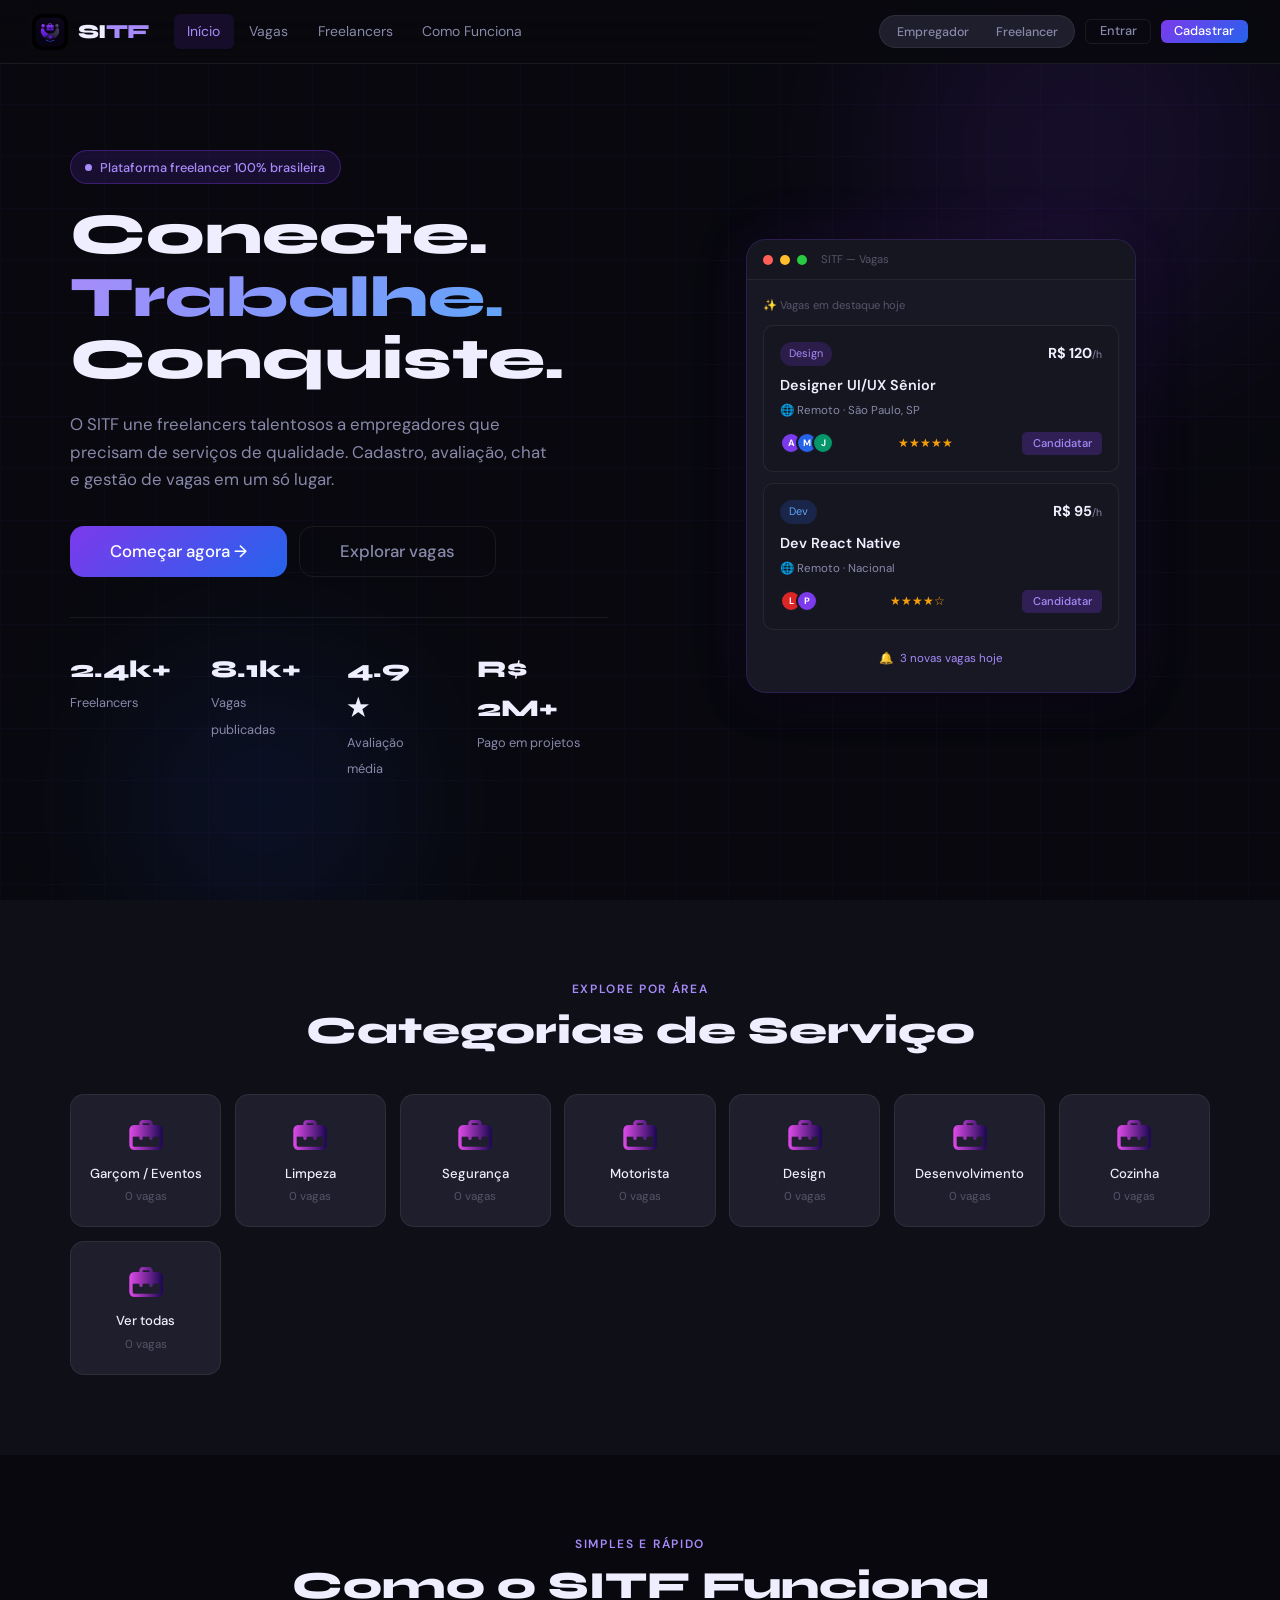
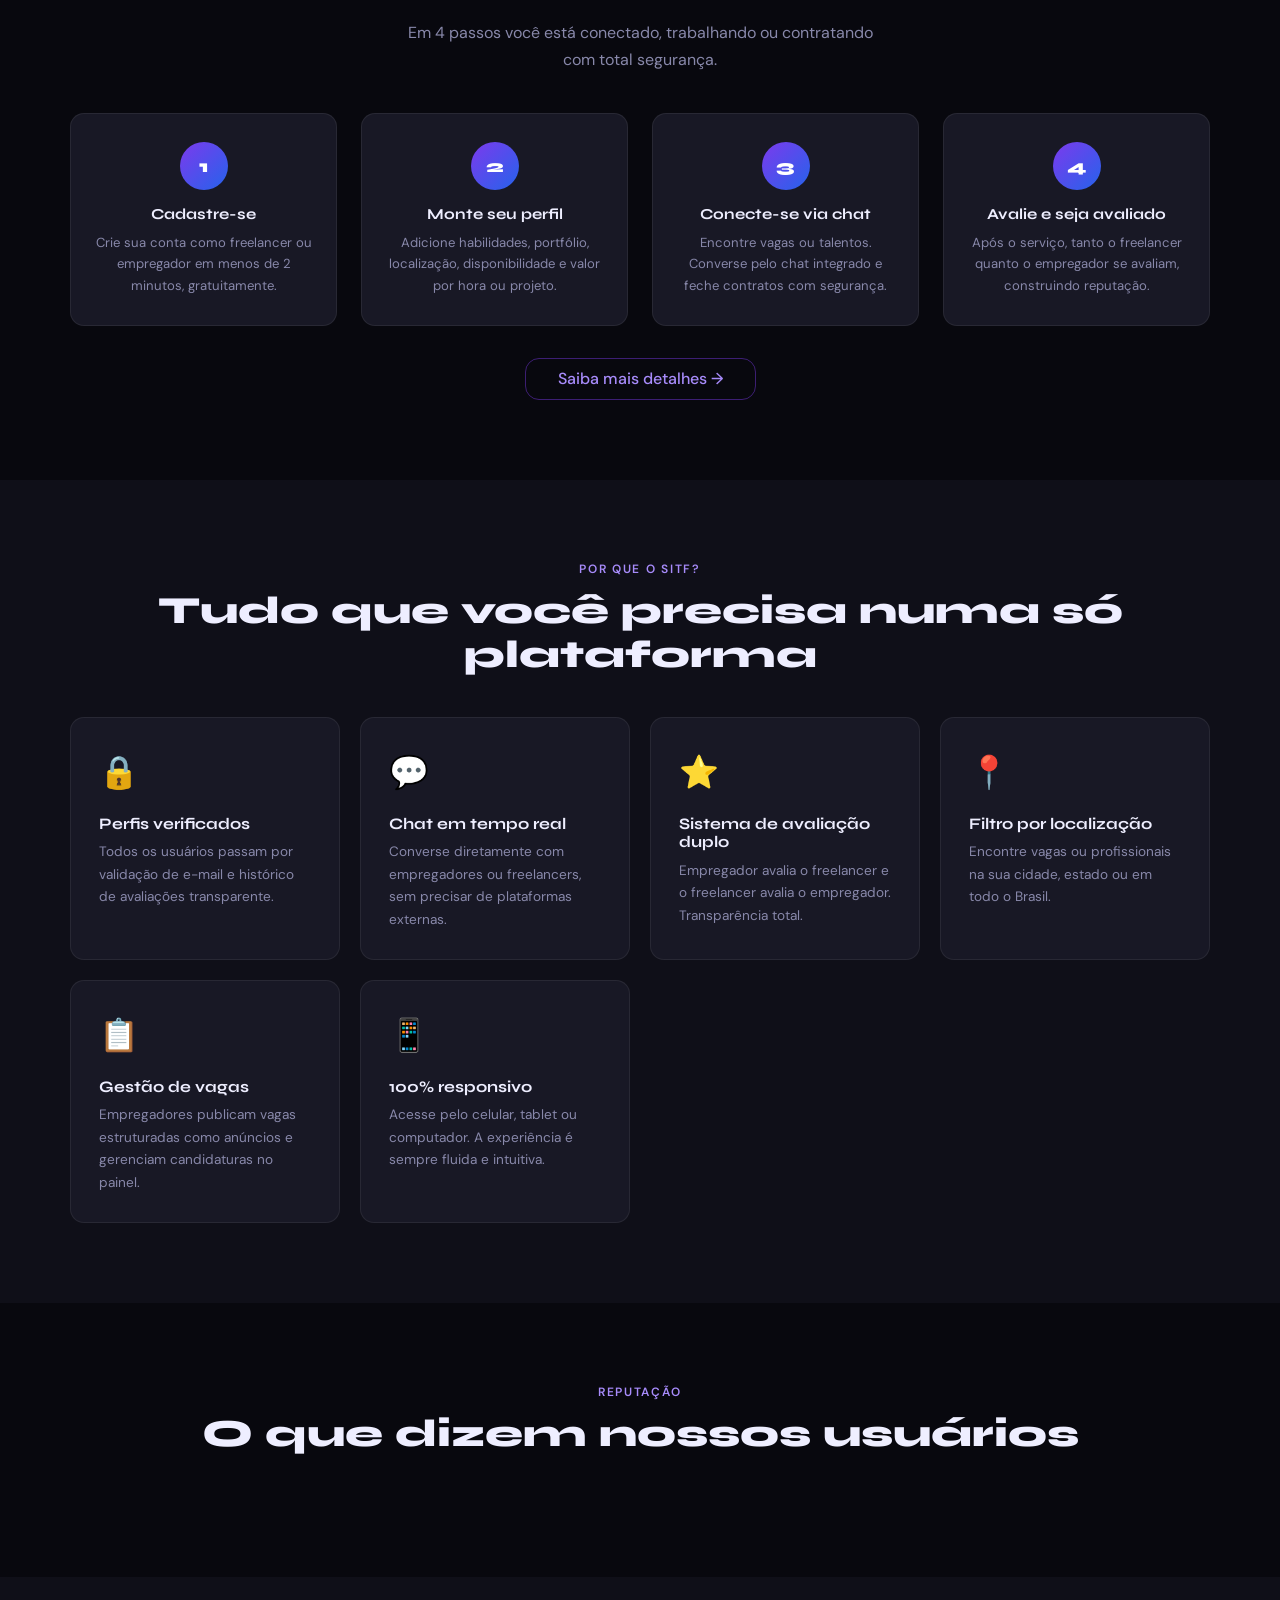
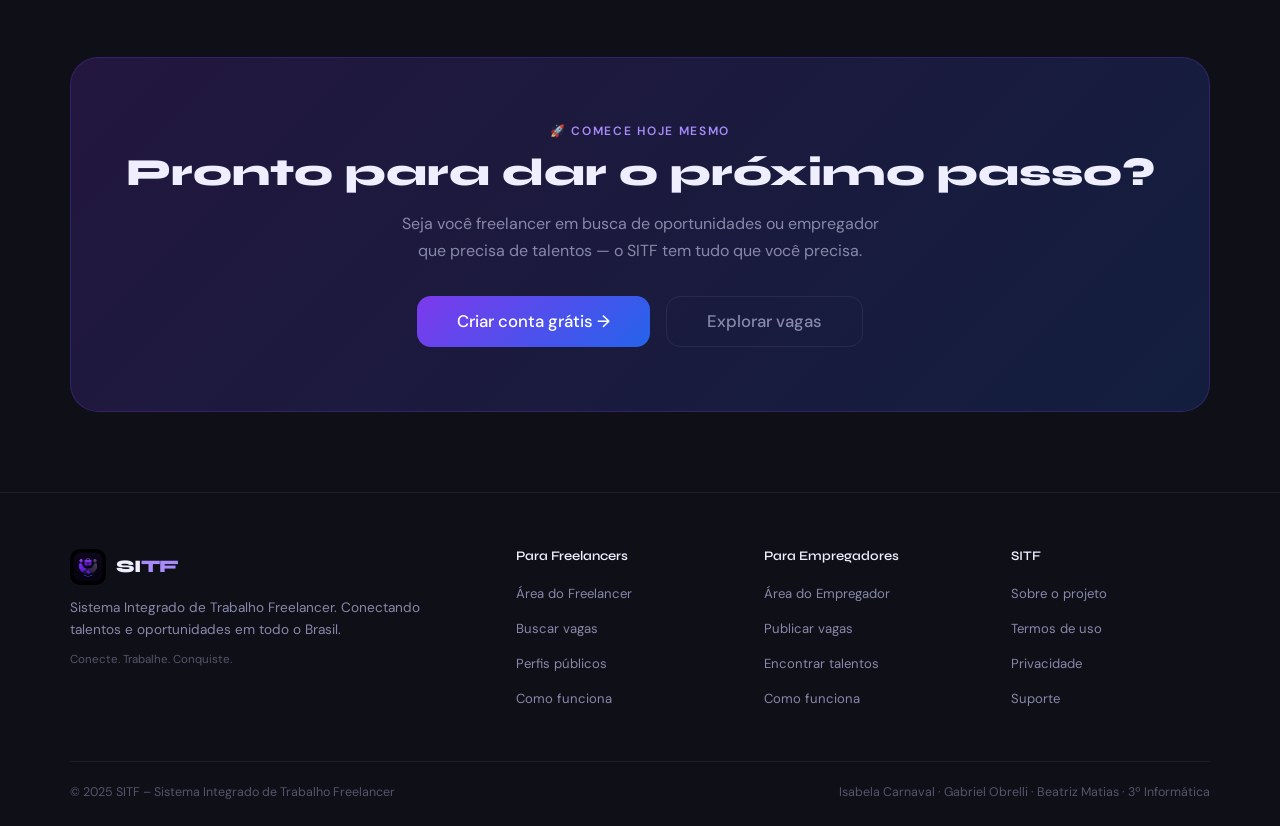
<file: SITF_EDITAVEL/index.html>
<!DOCTYPE html>
<html lang="pt-BR">
<head>
<meta charset="UTF-8">
<meta name="viewport" content="width=device-width,initial-scale=1">
<title>SITF – Sistema Integrado de Trabalho Freelancer</title>
<link rel="icon" type="image/png" sizes="32x32" href="assets/img/icon_guia.png">

<link rel="preconnect" href="https://fonts.googleapis.com">
<link href="https://fonts.googleapis.com/css2?family=Syne:wght@400;600;700;800&family=DM+Sans:ital,opsz,wght@0,9..40,300;0,9..40,400;0,9..40,500;1,9..40,300&display=swap" rel="stylesheet">
<link rel="stylesheet" href="styles.css">
<style>
.hero { min-height:100vh; display:flex; align-items:center; padding:6rem 2rem 4rem; position:relative; overflow:hidden; }
.hero-content { max-width:1140px; margin:0 auto; width:100%; display:grid; grid-template-columns:1fr 1fr; gap:4rem; align-items:center; position:relative; z-index:1; }
.hero-badge { display:inline-flex; align-items:center; gap:0.5rem; background:rgba(124,58,237,0.15); border:1px solid rgba(124,58,237,0.35); color:var(--purple-light); font-size:0.8rem; font-weight:500; padding:0.35rem 0.9rem; border-radius:99px; margin-bottom:1.25rem; }
.hero-badge .dot { width:7px; height:7px; background:var(--purple-light); border-radius:50%; animation:pulse 2s infinite; }
@keyframes pulse { 0%,100%{opacity:1} 50%{opacity:0.4} }
.hero h1 { font-size:clamp(2.2rem,4.5vw,3.6rem); font-weight:800; line-height:1.08; margin-bottom:1.25rem; }
.hero p.lead { font-size:1.05rem; color:var(--text-muted); margin-bottom:2rem; max-width:480px; }
.hero-cta { display:flex; gap:0.75rem; flex-wrap:wrap; }
.hero-stats { display:flex; gap:2.5rem; margin-top:2.5rem; padding-top:2rem; border-top:1px solid var(--border2); }
.hero-stat strong { display:block; font-size:1.5rem; font-weight:800; font-family:"Syne",sans-serif; }
.hero-stat span { font-size:0.8rem; color:var(--text-muted); }
.app-mockup { background:var(--card); border:1px solid var(--border); border-radius:var(--radius-lg); overflow:hidden; width:100%; max-width:390px; box-shadow:var(--shadow),0 0 60px rgba(124,58,237,0.12); }
.mock-bar { background:var(--dark2); padding:0.65rem 1rem; display:flex; align-items:center; gap:0.45rem; border-bottom:1px solid var(--border2); }
.mock-dot { width:10px; height:10px; border-radius:50%; }
.mock-body { padding:1rem; }
.mock-job { background:var(--dark2); border-radius:var(--radius-sm); border:1px solid var(--border2); padding:1rem; margin-bottom:0.7rem; }
.mock-job-top { display:flex; justify-content:space-between; align-items:flex-start; margin-bottom:0.5rem; }
.mock-tag { font-size:0.68rem; background:rgba(124,58,237,0.2); color:var(--purple-light); padding:0.18rem 0.55rem; border-radius:99px; }
.mock-price { font-size:0.9rem; font-weight:700; }
.mock-title { font-size:0.9rem; font-weight:600; margin-bottom:0.2rem; }
.mock-sub { font-size:0.72rem; color:var(--text-muted); }
.mock-foot { display:flex; align-items:center; justify-content:space-between; margin-top:0.75rem; }
.mock-avs { display:flex; }
.mock-av { width:22px; height:22px; border-radius:50%; border:2px solid var(--card); margin-right:-6px; font-size:0.58rem; display:flex; align-items:center; justify-content:center; font-weight:700; color:#fff; }
.mock-apply { font-size:0.7rem; background:rgba(124,58,237,0.25); color:var(--purple-light); border:none; padding:0.28rem 0.65rem; border-radius:5px; font-weight:500; cursor:pointer; }
.features-grid { display:grid; grid-template-columns:repeat(auto-fill,minmax(220px,1fr)); gap:1.25rem; }
.feature-card { padding:1.75rem; }
.feature-icon { font-size:2rem; margin-bottom:1rem; display:block; }
.feature-card h3 { font-size:1rem; font-weight:700; margin-bottom:0.5rem; }
.feature-card p { font-size:0.85rem; color:var(--text-muted); }
.how-grid { display:grid; grid-template-columns:repeat(4,1fr); gap:1.5rem; align-items:start; }
.how-arrow { font-size:1.5rem; color:var(--text-dim); display:flex; align-items:center; justify-content:center; padding-top:2rem; }
.step-num { width:48px; height:48px; border-radius:50%; background:linear-gradient(135deg,var(--purple),var(--blue)); display:flex; align-items:center; justify-content:center; font-family:"Syne",sans-serif; font-weight:800; font-size:1.1rem; color:#fff; margin:0 auto 1rem; }
.how-card { text-align:center; padding:1.75rem 1.25rem; }
.how-card h3 { font-size:0.95rem; font-weight:700; margin-bottom:0.5rem; }
.how-card p { font-size:0.82rem; color:var(--text-muted); }
.cta-block { background:linear-gradient(135deg,rgba(124,58,237,0.18),rgba(37,99,235,0.18)); border:1px solid rgba(124,58,237,0.25); border-radius:var(--radius-xl); padding:4rem 2.5rem; text-align:center; }
.cta-block h2 { font-size:clamp(1.6rem,3vw,2.4rem); font-weight:800; margin-bottom:1rem; }
.cta-block p { color:var(--text-muted); margin-bottom:2rem; max-width:500px; margin-left:auto; margin-right:auto; }
.cta-btns { display:flex; gap:1rem; justify-content:center; flex-wrap:wrap; }
.category-grid { display:grid; grid-template-columns:repeat(auto-fill,minmax(150px,1fr)); gap:0.85rem; }
.cat-card { background:var(--dark3); border:1px solid var(--border2); border-radius:var(--radius); padding:1.25rem 1rem; text-align:center; cursor:pointer; transition:all 0.2s; text-decoration:none; color:var(--text); }
.cat-card:hover { border-color:var(--purple); background:rgba(124,58,237,0.08); color:var(--purple-light); transform:translateY(-2px); }
.cat-card .cat-icon { font-size:1.75rem; margin-bottom:0.5rem; display:block; }
.cat-card span { font-size:0.82rem; font-weight:500; display:block; }
.cat-card small { font-size:0.72rem; color:var(--text-dim); margin-top:0.2rem; display:block; }
.reviews-grid { display:grid; grid-template-columns:repeat(auto-fill,minmax(280px,1fr)); gap:1.25rem; }
.review-card { padding:1.5rem; }
.review-quote { font-size:0.875rem; color:var(--text-muted); line-height:1.65; font-style:italic; margin-bottom:1rem; }
.review-author { display:flex; align-items:center; gap:0.75rem; }
.review-name { font-size:0.875rem; font-weight:600; }
.review-role { font-size:0.75rem; color:var(--text-dim); }
@media(max-width:900px){ .hero-content{ grid-template-columns:1fr; gap:2.5rem; } .app-mockup{ max-width:320px; margin:0 auto; } .hero-visual{ order:-1; } .how-grid{ grid-template-columns:repeat(2,1fr); } .how-arrow{ display:none; } }
@media(max-width:560px){ .how-grid{ grid-template-columns:1fr; } .hero-stats{ gap:1.5rem; } }
</style>
</head>
<body>

<div class="scroll-progress"><div class="scroll-bar" id="scrollBar"></div></div>

<nav class="navbar" id="navbar">
  <a href="index.html" class="nav-logo">
    <img src="assets/img/logo.jpeg" alt="SITF Logo">
        <span class="sitf-text">SI<span>TF</span></span>
  </a>
  <div class="nav-links">
    <a href="index.html" class="active">Início</a>
    <a href="vagas.html">Vagas</a>
    <a href="freelancers.html">Freelancers</a>
    <a href="como-funciona.html">Como Funciona</a>
  </div>
  <div class="nav-spacer"></div>
  <div class="nav-actions">
    <div class="role-switcher">
      <button class="role-btn" onclick="window.location.href='empregador.html'">Empregador</button>
      <button class="role-btn" onclick="window.location.href='freelancer.html'">Freelancer</button>
    </div>
    <button class="btn btn-ghost btn-sm" onclick="openModal('login')">Entrar</button>
    <button class="btn btn-primary btn-sm" onclick="openModal('register')">Cadastrar</button>
  </div>
  <button class="hamburger" id="hamburger" onclick="toggleDrawer()"><span></span><span></span><span></span></button>
</nav>

<div class="mobile-drawer" id="mobileDrawer">
  <a href="index.html" onclick="toggleDrawer()">🏠 Início</a>
  <a href="vagas.html" onclick="toggleDrawer()">🔍 Vagas</a>
  <a href="freelancers.html" onclick="toggleDrawer()">👥 Freelancers</a>
  <a href="como-funciona.html" onclick="toggleDrawer()">📋 Como Funciona</a>
  <div class="sep"></div>
  <a href="empregador.html" onclick="toggleDrawer()">🏢 Área do Empregador</a>
  <a href="freelancer.html" onclick="toggleDrawer()">💼 Área do Freelancer</a>
  <div class="sep"></div>
  <button class="btn btn-ghost btn-full" style="margin-top:0.5rem" onclick="openModal('login');toggleDrawer()">Entrar</button>
  <button class="btn btn-primary btn-full" onclick="openModal('register');toggleDrawer()">Cadastrar-se</button>
</div>

<!-- HERO -->
<section class="hero">
  <div class="hero-bg-fx">
    <div class="hero-orb hero-orb-1"></div>
    <div class="hero-orb hero-orb-2"></div>
    <div class="hero-grid-lines"></div>
  </div>
  <div class="hero-content">
    <div>
      <div class="hero-badge"><span class="dot"></span> Plataforma freelancer 100% brasileira</div>
      <h1>Conecte.<br><span class="grad-text">Trabalhe.</span><br>Conquiste.</h1>
      <p class="lead">O SITF une freelancers talentosos a empregadores que precisam de serviços de qualidade. Cadastro, avaliação, chat e gestão de vagas em um só lugar.</p>
      <div class="hero-cta">
        <button class="btn btn-primary btn-xl" onclick="openModal('register')">Começar agora →</button>
        <a href="vagas.html" class="btn btn-ghost btn-xl">Explorar vagas</a>
      </div>
      <div class="hero-stats">
        <div class="hero-stat"><strong>2.4k+</strong><span>Freelancers</span></div>
        <div class="hero-stat"><strong>8.1k+</strong><span>Vagas publicadas</span></div>
        <div class="hero-stat"><strong>4.9 ★</strong><span>Avaliação média</span></div>
        <div class="hero-stat"><strong>R$ 2M+</strong><span>Pago em projetos</span></div>
      </div>
    </div>
    <div class="hero-visual" style="display:flex;align-items:center;justify-content:center">
      <div class="app-mockup">
        <div class="mock-bar">
          <div class="mock-dot" style="background:#ff5f57"></div>
          <div class="mock-dot" style="background:#ffbd2e"></div>
          <div class="mock-dot" style="background:#28ca41"></div>
          <span style="font-size:0.7rem;color:var(--text-dim);margin-left:0.4rem">SITF — Vagas</span>
        </div>
        <div class="mock-body">
          <p style="font-size:0.7rem;color:var(--text-dim);margin-bottom:0.65rem">✨ Vagas em destaque hoje</p>
          <div class="mock-job">
            <div class="mock-job-top">
              <span class="mock-tag">Design</span>
              <span class="mock-price">R$ 120<span style="font-size:0.65rem;color:var(--text-muted);font-weight:400">/h</span></span>
            </div>
            <div class="mock-title">Designer UI/UX Sênior</div>
            <div class="mock-sub">🌐 Remoto · São Paulo, SP</div>
            <div class="mock-foot">
              <div class="mock-avs">
                <div class="mock-av" style="background:#7c3aed">A</div>
                <div class="mock-av" style="background:#2563eb">M</div>
                <div class="mock-av" style="background:#059669">J</div>
              </div>
              <span style="font-size:0.72rem;color:var(--amber)">★★★★★</span>
              <button class="mock-apply">Candidatar</button>
            </div>
          </div>
          <div class="mock-job">
            <div class="mock-job-top">
              <span class="mock-tag" style="background:rgba(37,99,235,0.2);color:var(--blue-light)">Dev</span>
              <span class="mock-price">R$ 95<span style="font-size:0.65rem;color:var(--text-muted);font-weight:400">/h</span></span>
            </div>
            <div class="mock-title">Dev React Native</div>
            <div class="mock-sub">🌐 Remoto · Nacional</div>
            <div class="mock-foot">
              <div class="mock-avs">
                <div class="mock-av" style="background:#dc2626">L</div>
                <div class="mock-av" style="background:#7c3aed">P</div>
              </div>
              <span style="font-size:0.72rem;color:var(--amber)">★★★★☆</span>
              <button class="mock-apply">Candidatar</button>
            </div>
          </div>
          <div style="display:flex;align-items:center;justify-content:center;gap:0.4rem;padding:0.5rem;font-size:0.72rem;color:var(--purple-light)">
            <span>🔔</span> 3 novas vagas hoje
          </div>
        </div>
      </div>
    </div>
  </div>
</section>

<!-- CATEGORIAS -->
<section class="section section-dark">
  <div class="container">
    <div class="section-head section-head-center">
      <span class="section-label">Explore por área</span>
      <h2 class="section-title">Categorias de Serviço</h2>
    </div>
    <div class="category-grid">
  <a href="vagas.html?cat=Garçom" class="cat-card">
    <img src="assets/img/icon_guia.png" class="cat-icon" style="width:40px;height:40px;margin:0 auto 0.5rem">
    <span>Garçom / Eventos</span><small id="cc-garcom">0 vagas</small>
  </a>
  <a href="vagas.html?cat=Limpeza" class="cat-card">
    <img src="assets/img/icon_guia.png" class="cat-icon" style="width:40px;height:40px;margin:0 auto 0.5rem">
    <span>Limpeza</span><small id="cc-limpeza">0 vagas</small>
  </a>
  <a href="vagas.html?cat=Segurança" class="cat-card">
    <img src="assets/img/icon_guia.png" class="cat-icon" style="width:40px;height:40px;margin:0 auto 0.5rem">
    <span>Segurança</span><small id="cc-seguranca">0 vagas</small>
  </a>
  <a href="vagas.html?cat=Motorista" class="cat-card">
    <img src="assets/img/icon_guia.png" class="cat-icon" style="width:40px;height:40px;margin:0 auto 0.5rem">
    <span>Motorista</span><small id="cc-motorista">0 vagas</small>
  </a>
  <a href="vagas.html?cat=Design" class="cat-card">
    <img src="assets/img/icon_guia.png" class="cat-icon" style="width:40px;height:40px;margin:0 auto 0.5rem">
    <span>Design</span><small id="cc-design">0 vagas</small>
  </a>
  <a href="vagas.html?cat=Desenvolvimento" class="cat-card">
    <img src="assets/img/icon_guia.png" class="cat-icon" style="width:40px;height:40px;margin:0 auto 0.5rem">
    <span>Desenvolvimento</span><small id="cc-dev">0 vagas</small>
  </a>
  <a href="vagas.html?cat=Cozinheiro" class="cat-card">
    <img src="assets/img/icon_guia.png" class="cat-icon" style="width:40px;height:40px;margin:0 auto 0.5rem">
    <span>Cozinha</span><small id="cc-cozinha">0 vagas</small>
  </a>
  <a href="vagas.html" class="cat-card">
    <img src="assets/img/icon_guia.png" class="cat-icon" style="width:40px;height:40px;margin:0 auto 0.5rem">
    <span>Ver todas</span><small id="cc-all">0 vagas</small>
  </a>
</div>
  </div>
</section>

<!-- COMO FUNCIONA PREVIEW -->
<section class="section">
  <div class="container">
    <div class="section-head section-head-center">
      <span class="section-label">Simples e rápido</span>
      <h2 class="section-title">Como o SITF Funciona</h2>
      <p class="section-subtitle" style="max-width:500px;margin:0 auto">Em 4 passos você está conectado, trabalhando ou contratando com total segurança.</p>
    </div>
    <div class="how-grid">
      <div class="card how-card">
        <div class="step-num">1</div>
        <h3>Cadastre-se</h3>
        <p>Crie sua conta como freelancer ou empregador em menos de 2 minutos, gratuitamente.</p>
      </div>
      <div class="card how-card">
        <div class="step-num">2</div>
        <h3>Monte seu perfil</h3>
        <p>Adicione habilidades, portfólio, localização, disponibilidade e valor por hora ou projeto.</p>
      </div>
      <div class="card how-card">
        <div class="step-num">3</div>
        <h3>Conecte-se via chat</h3>
        <p>Encontre vagas ou talentos. Converse pelo chat integrado e feche contratos com segurança.</p>
      </div>
      <div class="card how-card">
        <div class="step-num">4</div>
        <h3>Avalie e seja avaliado</h3>
        <p>Após o serviço, tanto o freelancer quanto o empregador se avaliam, construindo reputação.</p>
      </div>
    </div>
    <div style="text-align:center;margin-top:2rem">
      <a href="como-funciona.html" class="btn btn-outline btn-lg">Saiba mais detalhes →</a>
    </div>
  </div>
</section>

<!-- FEATURES -->
<section class="section section-dark">
  <div class="container">
    <div class="section-head section-head-center">
      <span class="section-label">Por que o SITF?</span>
      <h2 class="section-title">Tudo que você precisa numa só plataforma</h2>
    </div>
    <div class="features-grid">
      <div class="card feature-card"><span class="feature-icon">🔒</span><h3>Perfis verificados</h3><p>Todos os usuários passam por validação de e-mail e histórico de avaliações transparente.</p></div>
      <div class="card feature-card"><span class="feature-icon">💬</span><h3>Chat em tempo real</h3><p>Converse diretamente com empregadores ou freelancers, sem precisar de plataformas externas.</p></div>
      <div class="card feature-card"><span class="feature-icon">⭐</span><h3>Sistema de avaliação duplo</h3><p>Empregador avalia o freelancer e o freelancer avalia o empregador. Transparência total.</p></div>
      <div class="card feature-card"><span class="feature-icon">📍</span><h3>Filtro por localização</h3><p>Encontre vagas ou profissionais na sua cidade, estado ou em todo o Brasil.</p></div>
      <div class="card feature-card"><span class="feature-icon">📋</span><h3>Gestão de vagas</h3><p>Empregadores publicam vagas estruturadas como anúncios e gerenciam candidaturas no painel.</p></div>
      <div class="card feature-card"><span class="feature-icon">📱</span><h3>100% responsivo</h3><p>Acesse pelo celular, tablet ou computador. A experiência é sempre fluida e intuitiva.</p></div>
    </div>
  </div>
</section>

<!-- DEPOIMENTOS -->
<section class="section">
  <div class="container">
    <div class="section-head section-head-center">
      <span class="section-label">Reputação</span>
      <h2 class="section-title">O que dizem nossos usuários</h2>
    </div>
    <div class="reviews-grid" id="reviewsGrid"></div>
  </div>
</section>

<!-- CTA FINAL -->
<section class="section section-dark">
  <div class="container">
    <div class="cta-block">
      <span class="section-label" style="justify-content:center;display:flex">🚀 Comece hoje mesmo</span>
      <h2>Pronto para dar o próximo passo?</h2>
      <p>Seja você freelancer em busca de oportunidades ou empregador que precisa de talentos — o SITF tem tudo que você precisa.</p>
      <div class="cta-btns">
        <button class="btn btn-primary btn-xl" onclick="openModal('register')">Criar conta grátis →</button>
        <a href="vagas.html" class="btn btn-ghost btn-xl">Explorar vagas</a>
      </div>
    </div>
  </div>
</section>

<!-- FOOTER -->
<footer>
  <div class="container">
    <div class="footer-grid">
      <div>
        <div class="nav-logo" style="margin-bottom:0.75rem">
              <img src="assets/img/logo.jpeg" alt="SITF Logo">
          <span class="sitf-text" style="font-size:1.1rem">SI<span>TF</span></span>
        </div>
        <p class="footer-brand-desc">Sistema Integrado de Trabalho Freelancer. Conectando talentos e oportunidades em todo o Brasil.</p>
        <p class="footer-tagline">Conecte. Trabalhe. Conquiste.</p>
      </div>
      <div class="footer-col"><h4>Para Freelancers</h4><ul>
        <li><a href="freelancer.html">Área do Freelancer</a></li>
        <li><a href="vagas.html">Buscar vagas</a></li>
        <li><a href="freelancers.html">Perfis públicos</a></li>
        <li><a href="como-funciona.html">Como funciona</a></li>
      </ul></div>
      <div class="footer-col"><h4>Para Empregadores</h4><ul>
        <li><a href="empregador.html">Área do Empregador</a></li>
        <li><a href="empregador.html#vagas">Publicar vagas</a></li>
        <li><a href="freelancers.html">Encontrar talentos</a></li>
        <li><a href="como-funciona.html">Como funciona</a></li>
      </ul></div>
      <div class="footer-col"><h4>SITF</h4><ul>
        <li><a href="como-funciona.html">Sobre o projeto</a></li>
        <li><a href="#">Termos de uso</a></li>
        <li><a href="#">Privacidade</a></li>
        <li><a href="#">Suporte</a></li>
      </ul></div>
    </div>
    <div class="footer-bottom">
      <span>© 2025 SITF – Sistema Integrado de Trabalho Freelancer</span>
      <span>Isabela Carnaval · Gabriel Obrelli · Beatriz Matias · 3º Informática</span>
    </div>
  </div>
</footer>

<div id="modalsContainer"></div>
<div class="toast" id="toast"><span class="toast-icon" id="toastIcon">✅</span><span id="toastMsg"></span></div>

<script src="shared.js"></script>
<script>
document.getElementById('modalsContainer').innerHTML = buildAuthModal();

// Count vagas por categoria
const vagas = await SITF.getVagas();
const counts = {};
vagas.forEach(v => {
  const cat = (v.categoria||'').toLowerCase();
  counts[cat] = (counts[cat]||0) + 1;
});

const setCount = (id, keys) => {
  const el = document.getElementById(id);
  if (!el) return;
  const total = keys.reduce((s,k) => s + (counts[k]||0), 0);
  el.textContent = total + ' vaga' + (total !== 1 ? 's' : '');
};

setCount('cc-garcom',    ['garçom','garcom','eventos','garçom / eventos']);
setCount('cc-limpeza',   ['limpeza','zelador','faxineiro']);
setCount('cc-seguranca', ['segurança','seguranca','vigilante']);
setCount('cc-motorista', ['motorista','manobrista','entregador','condutor']);
setCount('cc-design',    ['design','designer','ui','ux']);
setCount('cc-dev',       ['desenvolvimento','dev','programador','ti']);
setCount('cc-cozinha',   ['cozinheiro','cozinha','chef','cozinheira']);
document.getElementById('cc-all').textContent = vagas.length + ' vagas';

document.getElementById('reviewsGrid').innerHTML = staticReviews.map(r => `
  <div class="card review-card card-hover">
    <div style="color:var(--amber);font-size:0.9rem;margin-bottom:0.85rem">${starsHTML(r.nota)}</div>
    <p class="review-quote">"${r.texto}"</p>
    <div class="review-author">
      ${avatarHTML(r.nome,'sm')}
      <div><div class="review-name">${r.nome}</div><div class="review-role">${r.role}</div></div>
    </div>
  </div>
`).join('');
</script>
</body>
</html>
</file>
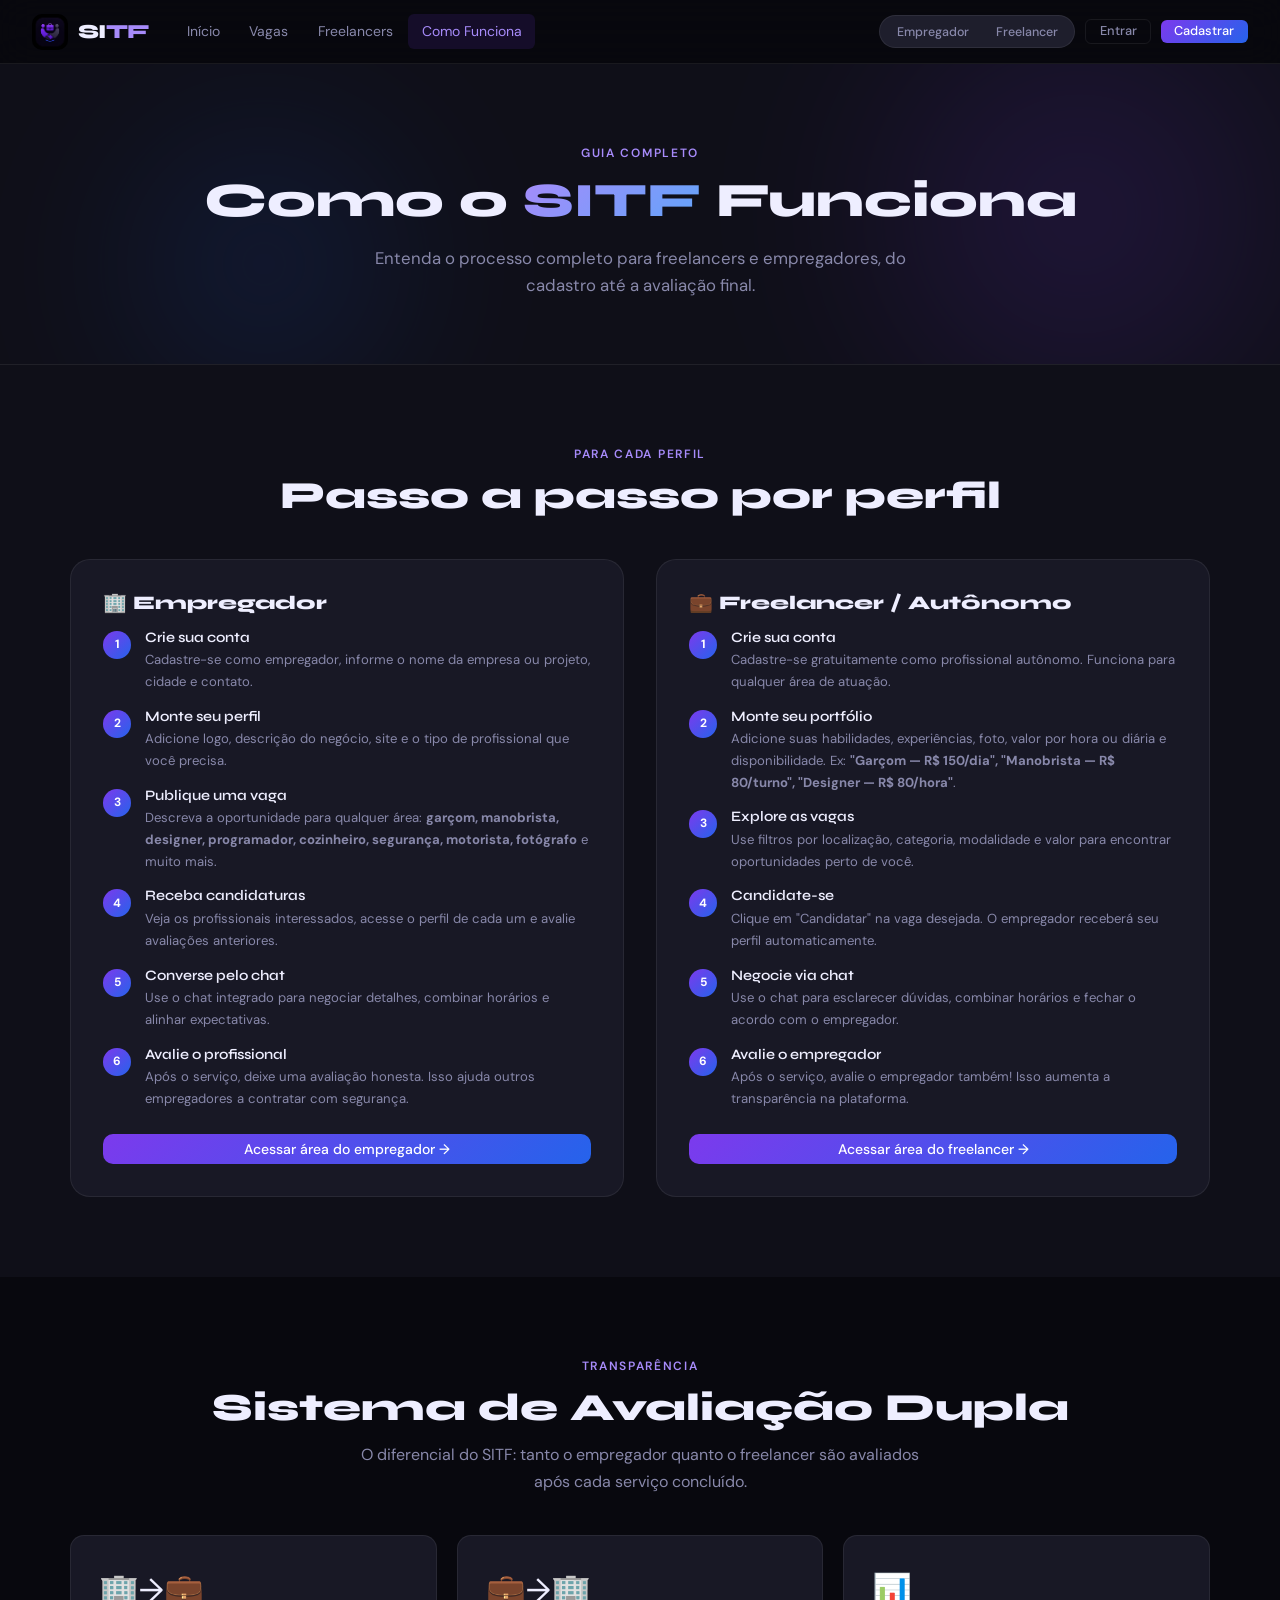
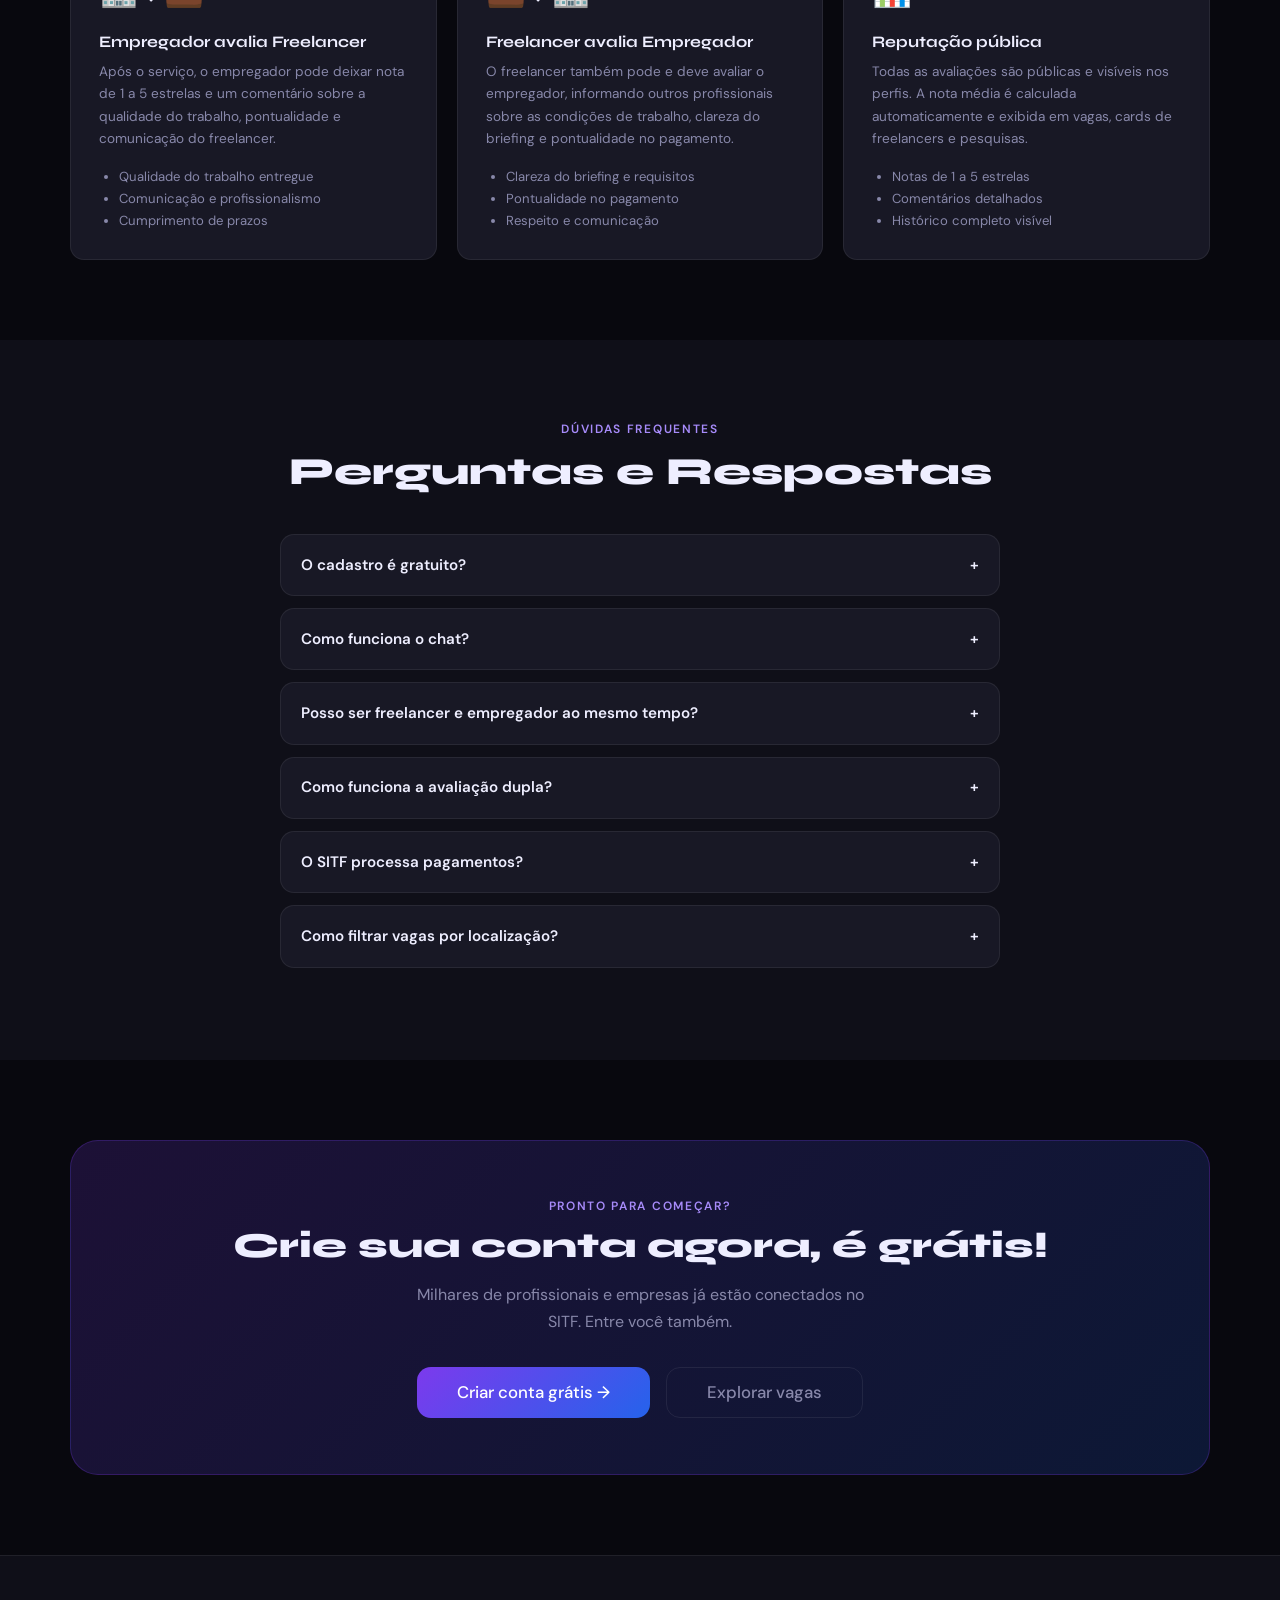
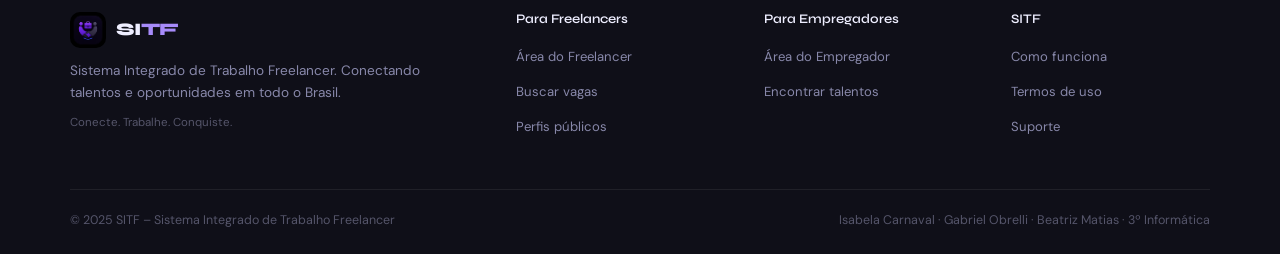
<file: SITF_EDITAVEL/como-funciona.html>
<!DOCTYPE html>
<html lang="pt-BR">
<head>
<meta charset="UTF-8"><meta name="viewport" content="width=device-width,initial-scale=1">
<title>Como Funciona – SITF</title>
<link rel="icon" type="image/png" sizes="32x32" href="assets/img/icon_guia.png">
<link rel="preconnect" href="https://fonts.googleapis.com">
<link href="https://fonts.googleapis.com/css2?family=Syne:wght@400;600;700;800&family=DM+Sans:ital,opsz,wght@0,9..40,300;0,9..40,400;0,9..40,500;1,9..40,300&display=swap" rel="stylesheet">
<link rel="stylesheet" href="styles.css">
<style>
.como-hero { background:var(--dark); padding:5rem 2rem 4rem; text-align:center; border-bottom:1px solid var(--border2); position:relative; overflow:hidden; }
.timeline { position:relative; max-width:760px; margin:0 auto; }
.timeline::before { content:''; position:absolute; left:50%; top:0; bottom:0; width:2px; background:linear-gradient(to bottom,var(--purple),var(--blue)); transform:translateX(-50%); }
.tl-item { display:grid; grid-template-columns:1fr 60px 1fr; gap:0; margin-bottom:3rem; align-items:center; }
.tl-item:nth-child(odd) .tl-content { grid-column:1; text-align:right; padding-right:2rem; }
.tl-item:nth-child(odd) .tl-empty { grid-column:3; }
.tl-item:nth-child(even) .tl-content { grid-column:3; text-align:left; padding-left:2rem; }
.tl-item:nth-child(even) .tl-empty { grid-column:1; }
.tl-center { display:flex; align-items:center; justify-content:center; width:60px; position:relative; }
.tl-dot { width:44px; height:44px; border-radius:50%; background:linear-gradient(135deg,var(--purple),var(--blue)); display:flex; align-items:center; justify-content:center; font-size:1.1rem; font-weight:800; color:#fff; font-family:"Syne",sans-serif; z-index:1; box-shadow:0 0 0 6px rgba(124,58,237,0.15); }
.tl-card { background:var(--card); border:1px solid var(--border2); border-radius:var(--radius); padding:1.5rem; }
.tl-card h3 { font-size:1rem; font-weight:700; margin-bottom:0.5rem; }
.tl-card p { font-size:0.85rem; color:var(--text-muted); line-height:1.6; }
.tl-icon { font-size:1.5rem; margin-bottom:0.75rem; display:block; }
.faq-item { background:var(--card); border:1px solid var(--border2); border-radius:var(--radius); margin-bottom:0.75rem; overflow:hidden; }
.faq-q { padding:1.1rem 1.25rem; font-size:0.95rem; font-weight:600; cursor:pointer; display:flex; justify-content:space-between; align-items:center; }
.faq-q:hover { background:var(--dark3); }
.faq-a { padding:0 1.25rem 1.1rem; font-size:0.875rem; color:var(--text-muted); line-height:1.7; display:none; }
.faq-a.open { display:block; }
.roles-grid { display:grid; grid-template-columns:1fr 1fr; gap:2rem; }
.role-block { background:var(--card); border:1px solid var(--border2); border-radius:var(--radius-lg); padding:2rem; }
.role-block h3 { font-size:1.2rem; font-weight:800; margin-bottom:1rem; }
.role-step { display:flex; gap:0.85rem; margin-bottom:1rem; align-items:flex-start; }
.role-step-num { width:28px; height:28px; border-radius:50%; background:linear-gradient(135deg,var(--purple),var(--blue)); display:flex; align-items:center; justify-content:center; font-size:0.75rem; font-weight:700; color:#fff; flex-shrink:0; margin-top:1px; }
.role-step-content h4 { font-size:0.9rem; font-weight:600; margin-bottom:0.2rem; }
.role-step-content p { font-size:0.82rem; color:var(--text-muted); }
@media(max-width:768px){ .timeline::before{ left:28px; transform:none; } .tl-item{ grid-template-columns:60px 1fr; } .tl-item:nth-child(odd) .tl-content,.tl-item:nth-child(even) .tl-content{ grid-column:2; text-align:left; padding-left:1.25rem; padding-right:0; } .tl-item:nth-child(odd) .tl-empty,.tl-item:nth-child(even) .tl-empty{ display:none; } .tl-center{ justify-content:flex-start; } .roles-grid{ grid-template-columns:1fr; } }
</style>
</head>
<body>
<div class="scroll-progress"><div class="scroll-bar" id="scrollBar"></div></div>
<nav class="navbar">
  <a href="index.html" class="nav-logo">
    <img src="assets/img/logo.jpeg" alt="SITF Logo">
    <span class="sitf-text">SI<span>TF</span></span>
  </a>
  <div class="nav-links">
    <a href="index.html">Início</a>
    <a href="vagas.html" id="nl-vagas">Vagas</a>
    <a href="freelancers.html" id="nl-freelas">Freelancers</a>
    <a href="como-funciona.html" id="nl-como" class="active">Como Funciona</a>
  </div>
  <div class="nav-spacer"></div>
  <div class="nav-actions">
    <div class="role-switcher">
      <button class="role-btn" onclick="window.location.href='empregador.html'">Empregador</button>
      <button class="role-btn" onclick="window.location.href='freelancer.html'">Freelancer</button>
    </div>
    <button class="btn btn-ghost btn-sm" onclick="openModal('login')">Entrar</button>
    <button class="btn btn-primary btn-sm" onclick="openModal('register')">Cadastrar</button>
  </div>
  <button class="hamburger" onclick="toggleDrawer()"><span></span><span></span><span></span></button>
</nav>
<div class="mobile-drawer" id="mobileDrawer">
  <a href="index.html" onclick="toggleDrawer()">🏠 Início</a>
  <a href="vagas.html" onclick="toggleDrawer()">🔍 Vagas</a>
  <a href="freelancers.html" onclick="toggleDrawer()">👥 Freelancers</a>
  <a href="como-funciona.html" onclick="toggleDrawer()">📋 Como Funciona</a>
  <div class="sep"></div>
  <a href="empregador.html" onclick="toggleDrawer()">🏢 Área do Empregador</a>
  <a href="freelancer.html" onclick="toggleDrawer()">💼 Área do Freelancer</a>
  <div class="sep"></div>
  <button class="btn btn-ghost btn-full" style="margin-top:0.5rem" onclick="openModal('login');toggleDrawer()">Entrar</button>
  <button class="btn btn-primary btn-full" onclick="openModal('register');toggleDrawer()">Cadastrar-se</button>
</div>
<div class="page-wrapper">
  <div class="como-hero">
    <div class="hero-bg-fx"><div class="hero-orb hero-orb-1"></div><div class="hero-orb hero-orb-2"></div></div>
    <div style="position:relative;z-index:1">
      <span class="section-label">Guia completo</span>
      <h1 style="font-size:clamp(2rem,4vw,3rem);font-weight:800;margin-bottom:1rem">Como o <span class="grad-text">SITF</span> Funciona</h1>
      <p style="color:var(--text-muted);max-width:540px;margin:0 auto;font-size:1.05rem">Entenda o processo completo para freelancers e empregadores, do cadastro até a avaliação final.</p>
    </div>
  </div>

  <!-- PARA QUEM É -->
  <section class="section section-dark">
    <div class="container">
      <div class="section-head section-head-center">
        <span class="section-label">Para cada perfil</span>
        <h2 class="section-title">Passo a passo por perfil</h2>
      </div>
<div class="roles-grid">
  <div class="role-block">
    <h3>🏢 Empregador</h3>
    <div class="role-step"><div class="role-step-num">1</div><div class="role-step-content"><h4>Crie sua conta</h4><p>Cadastre-se como empregador, informe o nome da empresa ou projeto, cidade e contato.</p></div></div>
    <div class="role-step"><div class="role-step-num">2</div><div class="role-step-content"><h4>Monte seu perfil</h4><p>Adicione logo, descrição do negócio, site e o tipo de profissional que você precisa.</p></div></div>
    <div class="role-step"><div class="role-step-num">3</div><div class="role-step-content"><h4>Publique uma vaga</h4><p>Descreva a oportunidade para qualquer área: <strong>garçom, manobrista, designer, programador, cozinheiro, segurança, motorista, fotógrafo</strong> e muito mais.</p></div></div>
    <div class="role-step"><div class="role-step-num">4</div><div class="role-step-content"><h4>Receba candidaturas</h4><p>Veja os profissionais interessados, acesse o perfil de cada um e avalie avaliações anteriores.</p></div></div>
    <div class="role-step"><div class="role-step-num">5</div><div class="role-step-content"><h4>Converse pelo chat</h4><p>Use o chat integrado para negociar detalhes, combinar horários e alinhar expectativas.</p></div></div>
    <div class="role-step"><div class="role-step-num">6</div><div class="role-step-content"><h4>Avalie o profissional</h4><p>Após o serviço, deixe uma avaliação honesta. Isso ajuda outros empregadores a contratar com segurança.</p></div></div>
    <div style="margin-top:1.5rem"><a href="empregador.html" class="btn btn-primary btn-full">Acessar área do empregador →</a></div>
  </div>
  <div class="role-block">
    <h3>💼 Freelancer / Autônomo</h3>
    <div class="role-step"><div class="role-step-num">1</div><div class="role-step-content"><h4>Crie sua conta</h4><p>Cadastre-se gratuitamente como profissional autônomo. Funciona para qualquer área de atuação.</p></div></div>
    <div class="role-step"><div class="role-step-num">2</div><div class="role-step-content"><h4>Monte seu portfólio</h4><p>Adicione suas habilidades, experiências, foto, valor por hora ou diária e disponibilidade. Ex: <strong>"Garçom — R$ 150/dia", "Manobrista — R$ 80/turno", "Designer — R$ 80/hora"</strong>.</p></div></div>
    <div class="role-step"><div class="role-step-num">3</div><div class="role-step-content"><h4>Explore as vagas</h4><p>Use filtros por localização, categoria, modalidade e valor para encontrar oportunidades perto de você.</p></div></div>
    <div class="role-step"><div class="role-step-num">4</div><div class="role-step-content"><h4>Candidate-se</h4><p>Clique em "Candidatar" na vaga desejada. O empregador receberá seu perfil automaticamente.</p></div></div>
    <div class="role-step"><div class="role-step-num">5</div><div class="role-step-content"><h4>Negocie via chat</h4><p>Use o chat para esclarecer dúvidas, combinar horários e fechar o acordo com o empregador.</p></div></div>
    <div class="role-step"><div class="role-step-num">6</div><div class="role-step-content"><h4>Avalie o empregador</h4><p>Após o serviço, avalie o empregador também! Isso aumenta a transparência na plataforma.</p></div></div>
    <div style="margin-top:1.5rem"><a href="freelancer.html" class="btn btn-primary btn-full">Acessar área do freelancer →</a></div>
  </div>
</div>
    </div>
  </section>

  <!-- SISTEMA DE AVALIAÇÃO -->
  <section class="section">
    <div class="container">
      <div class="section-head section-head-center">
        <span class="section-label">Transparência</span>
        <h2 class="section-title">Sistema de Avaliação Dupla</h2>
        <p class="section-subtitle" style="max-width:560px;margin:0 auto">O diferencial do SITF: tanto o empregador quanto o freelancer são avaliados após cada serviço concluído.</p>
      </div>
      <div class="grid grid-auto-fill-280 gap-md" style="margin-top:2rem">
        <div class="card" style="padding:1.75rem">
          <span style="font-size:2rem;display:block;margin-bottom:1rem">🏢→💼</span>
          <h3 style="font-size:1rem;font-weight:700;margin-bottom:0.6rem">Empregador avalia Freelancer</h3>
          <p style="font-size:0.85rem;color:var(--text-muted);line-height:1.65">Após o serviço, o empregador pode deixar nota de 1 a 5 estrelas e um comentário sobre a qualidade do trabalho, pontualidade e comunicação do freelancer.</p>
          <ul style="margin-top:1rem;font-size:0.82rem;color:var(--text-muted);padding-left:1.25rem;list-style:disc">
            <li>Qualidade do trabalho entregue</li>
            <li>Comunicação e profissionalismo</li>
            <li>Cumprimento de prazos</li>
          </ul>
        </div>
        <div class="card" style="padding:1.75rem">
          <span style="font-size:2rem;display:block;margin-bottom:1rem">💼→🏢</span>
          <h3 style="font-size:1rem;font-weight:700;margin-bottom:0.6rem">Freelancer avalia Empregador</h3>
          <p style="font-size:0.85rem;color:var(--text-muted);line-height:1.65">O freelancer também pode e deve avaliar o empregador, informando outros profissionais sobre as condições de trabalho, clareza do briefing e pontualidade no pagamento.</p>
          <ul style="margin-top:1rem;font-size:0.82rem;color:var(--text-muted);padding-left:1.25rem;list-style:disc">
            <li>Clareza do briefing e requisitos</li>
            <li>Pontualidade no pagamento</li>
            <li>Respeito e comunicação</li>
          </ul>
        </div>
        <div class="card" style="padding:1.75rem">
          <span style="font-size:2rem;display:block;margin-bottom:1rem">📊</span>
          <h3 style="font-size:1rem;font-weight:700;margin-bottom:0.6rem">Reputação pública</h3>
          <p style="font-size:0.85rem;color:var(--text-muted);line-height:1.65">Todas as avaliações são públicas e visíveis nos perfis. A nota média é calculada automaticamente e exibida em vagas, cards de freelancers e pesquisas.</p>
          <ul style="margin-top:1rem;font-size:0.82rem;color:var(--text-muted);padding-left:1.25rem;list-style:disc">
            <li>Notas de 1 a 5 estrelas</li>
            <li>Comentários detalhados</li>
            <li>Histórico completo visível</li>
          </ul>
        </div>
      </div>
    </div>
  </section>

  <!-- FAQ -->
  <section class="section section-dark">
    <div class="container">
      <div class="section-head section-head-center">
        <span class="section-label">Dúvidas frequentes</span>
        <h2 class="section-title">Perguntas e Respostas</h2>
      </div>
      <div style="max-width:720px;margin:0 auto" id="faqList">
        <div class="faq-item"><div class="faq-q" onclick="toggleFaq(this)"><span>O cadastro é gratuito?</span><span>+</span></div><div class="faq-a">Sim! O cadastro no SITF é 100% gratuito tanto para freelancers quanto para empregadores. Não há taxas para criar conta, montar perfil ou se candidatar a vagas.</div></div>
        <div class="faq-item"><div class="faq-q" onclick="toggleFaq(this)"><span>Como funciona o chat?</span><span>+</span></div><div class="faq-a">O chat é integrado à plataforma e disponível após o freelancer se candidatar ou o empregador entrar em contato. As mensagens ficam salvas no seu painel de controle.</div></div>
        <div class="faq-item"><div class="faq-q" onclick="toggleFaq(this)"><span>Posso ser freelancer e empregador ao mesmo tempo?</span><span>+</span></div><div class="faq-a">Atualmente o SITF permite um tipo de conta por cadastro. Você pode criar duas contas com e-mails diferentes, uma para cada perfil.</div></div>
        <div class="faq-item"><div class="faq-q" onclick="toggleFaq(this)"><span>Como funciona a avaliação dupla?</span><span>+</span></div><div class="faq-a">Após a conclusão de um serviço, tanto o empregador quanto o freelancer recebem a opção de avaliar a outra parte com nota de 1 a 5 estrelas e um comentário. As avaliações são públicas e impactam a reputação de ambos na plataforma.</div></div>
        <div class="faq-item"><div class="faq-q" onclick="toggleFaq(this)"><span>O SITF processa pagamentos?</span><span>+</span></div><div class="faq-a">Na versão atual, o SITF é uma plataforma de conexão. O pagamento é acordado diretamente entre freelancer e empregador. Em versões futuras, pretendemos integrar pagamentos seguros com garantia de escrow.</div></div>
        <div class="faq-item"><div class="faq-q" onclick="toggleFaq(this)"><span>Como filtrar vagas por localização?</span><span>+</span></div><div class="faq-a">Na página de Vagas, use os filtros laterais para selecionar estado, cidade e modalidade (remoto, presencial ou híbrido). Vagas marcadas como "Nacional" aparecem para todos os estados.</div></div>
      </div>
    </div>
  </section>

  <!-- CTA -->
  <section class="section">
    <div class="container">
      <div style="background:linear-gradient(135deg,rgba(124,58,237,0.18),rgba(37,99,235,0.18));border:1px solid rgba(124,58,237,0.25);border-radius:var(--radius-xl);padding:3.5rem 2.5rem;text-align:center">
        <span class="section-label" style="justify-content:center;display:flex">Pronto para começar?</span>
        <h2 style="font-size:clamp(1.5rem,3vw,2.2rem);font-weight:800;margin-bottom:1rem">Crie sua conta agora, é grátis!</h2>
        <p style="color:var(--text-muted);max-width:480px;margin:0 auto 2rem">Milhares de profissionais e empresas já estão conectados no SITF. Entre você também.</p>
        <div style="display:flex;gap:1rem;justify-content:center;flex-wrap:wrap">
          <button class="btn btn-primary btn-xl" onclick="openModal('register')">Criar conta grátis →</button>
          <a href="vagas.html" class="btn btn-ghost btn-xl">Explorar vagas</a>
        </div>
      </div>
    </div>
  </section>
</div>
<footer>
  <div class="container">
    <div class="footer-grid">
      <div>
        <div class="nav-logo" style="margin-bottom:0.75rem">
          <img src="assets/img/logo.jpeg" alt="SITF Logo">
          <span class="sitf-text" style="font-size:1.1rem">SI<span>TF</span></span>
        </div>
        <p class="footer-brand-desc">Sistema Integrado de Trabalho Freelancer. Conectando talentos e oportunidades em todo o Brasil.</p>
        <p class="footer-tagline">Conecte. Trabalhe. Conquiste.</p>
      </div>
      <div class="footer-col"><h4>Para Freelancers</h4><ul>
        <li><a href="freelancer.html">Área do Freelancer</a></li>
        <li><a href="vagas.html">Buscar vagas</a></li>
        <li><a href="freelancers.html">Perfis públicos</a></li>
      </ul></div>
      <div class="footer-col"><h4>Para Empregadores</h4><ul>
        <li><a href="empregador.html">Área do Empregador</a></li>
        <li><a href="freelancers.html">Encontrar talentos</a></li>
      </ul></div>
      <div class="footer-col"><h4>SITF</h4><ul>
        <li><a href="como-funciona.html">Como funciona</a></li>
        <li><a href="#">Termos de uso</a></li>
        <li><a href="#">Suporte</a></li>
      </ul></div>
    </div>
    <div class="footer-bottom">
      <span>© 2025 SITF – Sistema Integrado de Trabalho Freelancer</span>
      <span>Isabela Carnaval · Gabriel Obrelli · Beatriz Matias · 3º Informática</span>
    </div>
  </div>
</footer>
<div id="modalsContainer"></div>
<div class="toast" id="toast"><span class="toast-icon" id="toastIcon">✅</span><span id="toastMsg"></span></div>
<script src="shared.js"></script>
<script>
document.getElementById('modalsContainer').innerHTML = buildAuthModal();
document.getElementById('nl-como') && (document.getElementById('nl-como').className = 'active');
function toggleFaq(el) {
  const a = el.nextElementSibling;
  const isOpen = a.classList.contains('open');
  document.querySelectorAll('.faq-a').forEach(x => x.classList.remove('open'));
  document.querySelectorAll('.faq-q span:last-child').forEach(x => x.textContent = '+');
  if (!isOpen) { a.classList.add('open'); el.querySelector('span:last-child').textContent = '−'; }
}
</script>
</body></html>
</file>
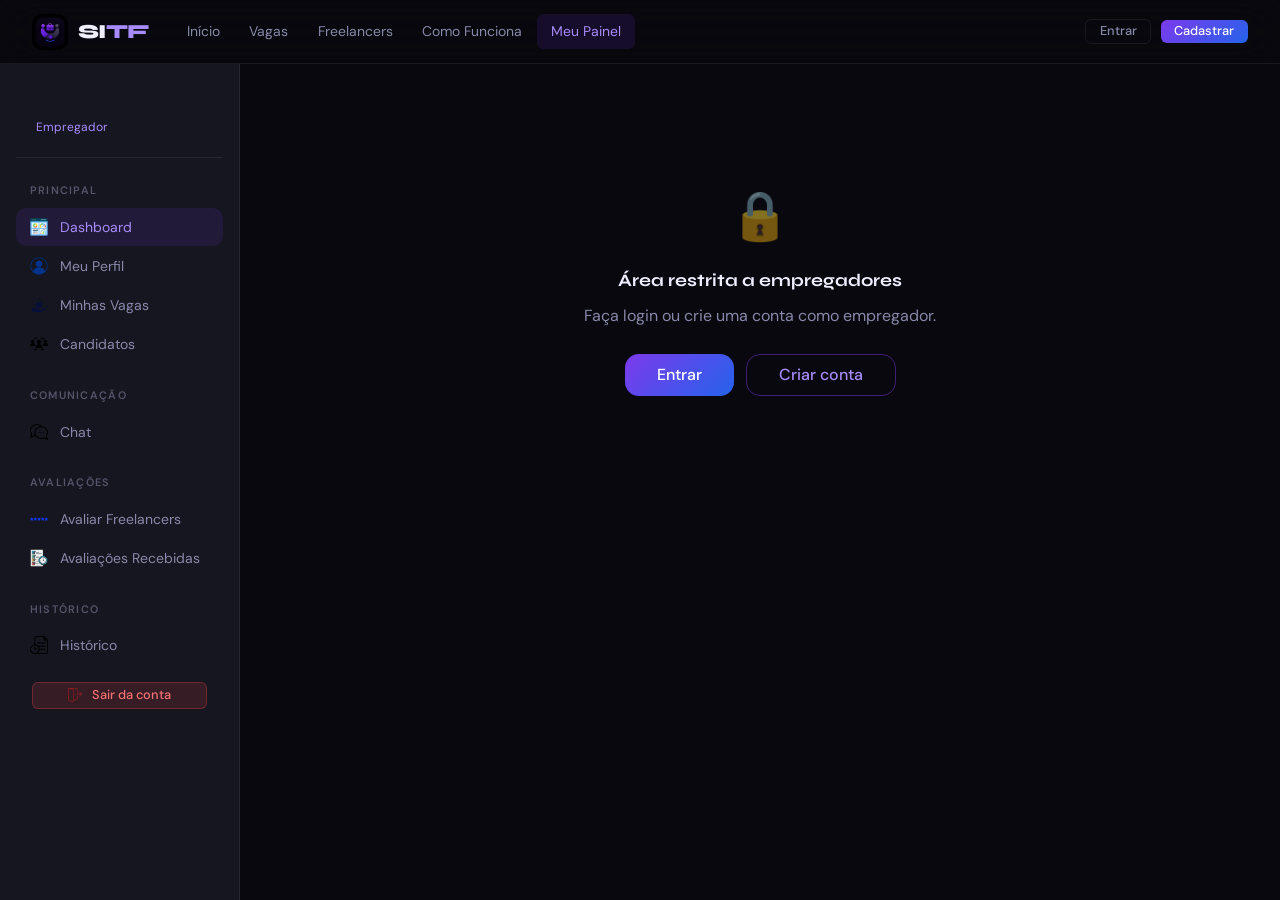
<file: SITF_EDITAVEL/empregador.html>
<!DOCTYPE html>
<html lang="pt-BR">
<head>
<meta charset="UTF-8"><meta name="viewport" content="width=device-width,initial-scale=1">
<title>Área do Empregador – SITF</title>
<link rel="icon" type="image/png" sizes="32x32" href="assets/img/icon_guia.png">
<link rel="preconnect" href="https://fonts.googleapis.com">
<link href="https://fonts.googleapis.com/css2?family=Syne:wght@400;600;700;800&family=DM+Sans:ital,opsz,wght@0,9..40,300;0,9..40,400;0,9..40,500;1,9..40,300&display=swap" rel="stylesheet">
<link rel="stylesheet" href="styles.css">
<style>
.dash-sidebar { background:var(--dark2); width:240px; }
#pageContent { flex:1; padding:2rem; min-width:0; overflow-x:hidden; }
.stat-row { display:grid; grid-template-columns:repeat(auto-fill,minmax(180px,1fr)); gap:1rem; margin-bottom:2rem; }
.modal-box-wide { max-width:640px; }
.vaga-manage-card { padding:1.25rem; display:flex; gap:1rem; align-items:flex-start; margin-bottom:0.85rem; }
.cand-card { padding:1rem; display:flex; gap:0.85rem; align-items:center; margin-bottom:0.6rem; }
.cand-actions { display:flex; gap:0.5rem; margin-left:auto; }
.chat-wrap { background:var(--card); border:1px solid var(--border); border-radius:var(--radius-lg); overflow:hidden; height:480px; }
.rating-form { background:var(--card); border:1px solid var(--border2); border-radius:var(--radius); padding:1.5rem; margin-bottom:1rem; }
@media(max-width:768px){ .dash-layout{ flex-direction:column; } .dash-sidebar{ width:100%; height:auto; } #pageContent{ padding:1.25rem; } }
</style>
</head>
<body>
<div class="scroll-progress"><div class="scroll-bar" id="scrollBar"></div></div>
<nav class="navbar">
  <a href="index.html" class="nav-logo">
    <img src="assets/img/logo.jpeg" alt="SITF Logo">
    <span class="sitf-text">SI<span>TF</span></span>
  </a>
  <div class="nav-links">
    <a href="index.html">Início</a>
    <a href="vagas.html">Vagas</a>
    <a href="freelancers.html">Freelancers</a>
    <a href="como-funciona.html">Como Funciona</a>
    <a href="empregador.html" class="active">Meu Painel</a>
  </div>
  <div class="nav-spacer"></div>
  <div class="nav-actions" id="navUserArea">
    <button class="btn btn-ghost btn-sm" onclick="openModal('login')">Entrar</button>
    <button class="btn btn-primary btn-sm" onclick="openModal('register')">Cadastrar</button>
  </div>
  <button class="hamburger" onclick="toggleDrawer()"><span></span><span></span><span></span></button>
</nav>
<div class="mobile-drawer" id="mobileDrawer">
  <a href="index.html">🏠 Início</a>
  <a href="vagas.html">🔍 Vagas</a>
  <a href="freelancers.html">👥 Freelancers</a>
  <a href="empregador.html">🏢 Meu Painel</a>
  <div class="sep"></div>
  <button class="btn btn-ghost btn-full" onclick="openModal('login');toggleDrawer()">Entrar</button>
</div>

<div class="dash-layout" style="padding-top:var(--nav-h)">
  <!-- SIDEBAR -->
  <aside class="dash-sidebar">
    <div id="sideProfile" style="padding:1.25rem;border-bottom:1px solid var(--border2);margin-bottom:0.75rem">
      <div id="spAvatar" style="margin-bottom:0.6rem"></div>
      <div id="spName" style="font-weight:700;font-size:0.9rem"></div>
      <div id="spRole" style="font-size:0.75rem;color:var(--purple-light)">Empregador</div>
    </div>
<div class="dash-nav-section">Principal</div>
<button class="dash-nav-item active" id="nav-dashboard" onclick="showPage('dashboard')">
  <span class="icon"><img src="assets/img/dashboard.png" style="width:18px;height:18px;vertical-align:middle"></span> Dashboard
</button>
<button class="dash-nav-item" id="nav-perfil" onclick="showPage('perfil')">
  <span class="icon"><img src="assets/img/perfil.png" style="width:18px;height:18px;vertical-align:middle"></span> Meu Perfil
</button>
<button class="dash-nav-item" id="nav-vagas" onclick="showPage('vagas')">
  <span class="icon"><img src="assets/img/vagas.png" style="width:18px;height:18px;vertical-align:middle"></span> Minhas Vagas
</button>
<button class="dash-nav-item" id="nav-candidatos" onclick="showPage('candidatos')">
  <span class="icon"><img src="assets/img/candidaturas.png" style="width:18px;height:18px;vertical-align:middle"></span> Candidatos
</button>
<div class="dash-nav-section">Comunicação</div>
<button class="dash-nav-item" id="nav-chat" onclick="showPage('chat')">
  <span class="icon"><img src="assets/img/chat.png" style="width:18px;height:18px;vertical-align:middle"></span>
  Chat <span id="chatBadge" style="display:none;background:var(--purple);color:#fff;font-size:0.6rem;font-weight:700;padding:0.1rem 0.4rem;border-radius:99px;margin-left:4px">0</span>
</button>
<div class="dash-nav-section">Avaliações</div>
<button class="dash-nav-item" id="nav-avaliar" onclick="showPage('avaliar')">
  <span class="icon"><img src="assets/img/avaliar.png" style="width:18px;height:18px;vertical-align:middle"></span> Avaliar Freelancers
</button>
<button class="dash-nav-item" id="nav-minhas-avals" onclick="showPage('minhas-avals')">
  <span class="icon"><img src="assets/img/historico-servico.png" style="width:18px;height:18px;vertical-align:middle"></span> Avaliações Recebidas
</button>
<div class="dash-nav-section">Histórico</div>
<button class="dash-nav-item" id="nav-historico" onclick="showPage('historico')">
  <span class="icon"><img src="assets/img/historico.png" style="width:18px;height:18px;vertical-align:middle"></span> Histórico
</button>
<div style="padding:1rem;margin-top:auto">
  <button class="btn btn-danger btn-full btn-sm" onclick="logout()">
    <img src="assets/img/sair.png" style="width:14px;height:14px;vertical-align:middle;margin-right:4px"> Sair da conta
  </button>
</div>
  </aside>

  <!-- CONTENT -->
  <div id="pageContent"></div>
</div>

<div id="modalsContainer"></div>
<div class="toast" id="toast"><span class="toast-icon" id="toastIcon">✅</span><span id="toastMsg"></span></div>

<!-- MODAL PUBLICAR VAGA -->
<div class="modal-backdrop" id="modalNovaVaga">
  <div class="modal-box modal-box-wide">
    <div class="modal-header">
      <div><h3 class="modal-title">📋 Publicar Nova Vaga</h3><p class="modal-subtitle">Preencha os detalhes da oportunidade</p></div>
      <button class="modal-close" onclick="document.getElementById('modalNovaVaga').classList.remove('open')">✕</button>
    </div>
    <div class="form-row form-row-2">
      <div class="form-group" style="grid-column:1/-1"><label class="form-label">Título da vaga *</label><input class="form-control" id="nvTitulo" placeholder="Ex: Designer UI/UX Sênior"></div>
    </div>
    <div class="form-row form-row-2">
      <div class="form-group"><label class="form-label">Categoria *</label>
        <input class="form-control" id="nvCat"
  placeholder="Ex: Garçom, Manobrista, Designer, Dev, Cozinheiro..."
  list="catSugestoes">
<datalist id="catSugestoes">
  <option>Garçom</option>
  <option>Manobrista</option>
  <option>Limpeza</option>
  <option>Segurança</option>
  <option>Motorista</option>
  <option>Cozinheiro</option>
  <option>Entregador</option>
  <option>Recepcionista</option>
  <option>Design</option>
  <option>Desenvolvimento</option>
  <option>Marketing</option>
  <option>Fotografia</option>
  <option>Redação</option>
  <option>Consultoria</option>
  <option>Vídeo</option>
</datalist>
      </div>
      <div class="form-group"><label class="form-label">Modalidade</label>
        <select class="form-control" id="nvModalidade"><option>Remoto</option><option>Presencial</option><option>Híbrido</option></select>
      </div>
    </div>
    <div class="form-row form-row-2">
      <div class="form-group"><label class="form-label">Cidade</label><input class="form-control" id="nvCidade" placeholder="São Paulo"></div>
      <div class="form-group"><label class="form-label">Estado</label>
        <select class="form-control" id="nvEstado">
          <option value="">Nacional</option>
          <option>SP</option><option>RJ</option><option>MG</option><option>RS</option><option>PR</option><option>SC</option><option>BA</option><option>CE</option><option>GO</option><option>DF</option>
        </select>
      </div>
    </div>
    <div class="form-row form-row-2">
      <div class="form-group"><label class="form-label">Valor (R$) *</label><input class="form-control" id="nvPreco" type="number" placeholder="120"></div>
      <div class="form-group"><label class="form-label">Tipo de cobrança</label>
        <select class="form-control" id="nvTipo"><option value="hora">Por hora</option><option value="projeto">Por projeto</option><option value="dia">Por dia</option></select>
      </div>
    </div>
    <div class="form-group"><label class="form-label">Descrição completa *</label><textarea class="form-control" id="nvDesc" rows="4" placeholder="Descreva as responsabilidades, requisitos e o que o freelancer fará..."></textarea></div>
    <div class="form-group"><label class="form-label">Habilidades requeridas (separadas por vírgula)</label><input class="form-control" id="nvTags" placeholder="React, Figma, UX, Photoshop"></div>
    <div class="form-group"><label class="filter-check" style="font-size:0.85rem"><input type="checkbox" id="nvDestaque" style="accent-color:var(--purple)"> Marcar como vaga em destaque</label></div>
    <div style="display:flex;gap:0.75rem;flex-wrap:wrap">
      <button class="btn btn-primary btn-lg" onclick="publicarVaga()">Publicar vaga ✅</button>
      <button class="btn btn-ghost btn-lg" onclick="document.getElementById('modalNovaVaga').classList.remove('open')">Cancelar</button>
    </div>
  </div>
</div>

<!-- MODAL AVALIAR FREELANCER -->
<div class="modal-backdrop" id="modalAvaliar">
  <div class="modal-box">
    <div class="modal-header">
      <div><h3 class="modal-title">⭐ Avaliar Freelancer</h3><p class="modal-subtitle" id="avalTarget">-</p></div>
      <button class="modal-close" onclick="document.getElementById('modalAvaliar').classList.remove('open')">✕</button>
    </div>
    <input type="hidden" id="avalFreelancerId">
    <input type="hidden" id="avalVagaId">
    <div class="form-group">
      <label class="form-label">Nota geral</label>
      <div class="star-input" id="starInput">
        <span onclick="setStars(1)">★</span><span onclick="setStars(2)">★</span>
        <span onclick="setStars(3)">★</span><span onclick="setStars(4)">★</span><span onclick="setStars(5)">★</span>
      </div>
    </div>
    <div class="form-group"><label class="form-label">Comentário</label><textarea class="form-control" id="avalComentario" rows="4" placeholder="Descreva a experiência com este freelancer: qualidade, prazo, comunicação..."></textarea></div>
    <button class="btn btn-primary btn-full btn-lg" onclick="enviarAvaliacao()">Enviar avaliação ⭐</button>
  </div>
</div>

<script src="shared.js"></script>
<script>
document.getElementById('modalsContainer').innerHTML = buildAuthModal();

let currentUser = null;
let selectedStars = 0;
let activeChatUser = null;

function setStars(n) {
  selectedStars = n;
  document.querySelectorAll('#starInput span').forEach((s, i) => s.classList.toggle('active', i < n));
}
function updateNavUser() {
  const na = document.getElementById('navUserArea');
  if (!na || !currentUser) return;
  na.innerHTML = `
    <span style="font-size:0.82rem;color:var(--text-muted)">${currentUser.nome}</span>
    <button class="btn btn-danger btn-sm" onclick="logout()">Sair</button>`;
}

async function updateChatBadge() {
  try {
    const badge = document.getElementById('chatBadge');
    if (!badge || !currentUser) return;

    // Busca todas as mensagens não lidas
    let unread = 0;

    if (currentUser.tipo === 'empregador') {
      const vagas  = await SITF.getVagas();
      const minhas = vagas.filter(v => v.empregador_id === currentUser.id);
      for (const v of minhas) {
        const cands = await SITF.getCandidaturas({ vaga_id: v.id });
        if (!Array.isArray(cands)) continue;
        for (const c of cands) {
          const chatKey = [currentUser.id, c.freelancer_id].sort().join('_');
          const msgs    = await SITF.getMsgs(chatKey);
          if (Array.isArray(msgs)) {
            unread += msgs.filter(m => m.sender_id !== currentUser.id && !m.lido).length;
          }
        }
      }
    } else {
      const cands = await SITF.getCandidaturas({ freelancer_id: currentUser.id });
      const vagas = await SITF.getVagas();
      if (Array.isArray(cands)) {
        for (const c of cands) {
          const v = vagas.find(x => x.id === c.vaga_id);
          if (!v) continue;
          const chatKey = [currentUser.id, v.empregador_id].sort().join('_');
          const msgs    = await SITF.getMsgs(chatKey);
          if (Array.isArray(msgs)) {
            unread += msgs.filter(m => m.sender_id !== currentUser.id && !m.lido).length;
          }
        }
      }
    }

    if (unread > 0) {
      badge.textContent = unread > 9 ? '9+' : unread;
      badge.style.display = 'inline';
    } else {
      badge.style.display = 'none';
    }
  } catch(e) {
    console.log('chatBadge error:', e);
  }
}

async function checkAuth() {
  currentUser = SITF.getUser();
  if (!currentUser || currentUser.tipo !== 'empregador') {
    document.getElementById('pageContent').innerHTML = `
      <div class="empty-state" style="padding:5rem 2rem">
        <div class="empty-state-icon">🔒</div>
        <h3>Área restrita a empregadores</h3>
        <p style="margin:0.75rem 0 1.5rem">Faça login ou crie uma conta como empregador.</p>
        <div style="display:flex;gap:0.75rem;justify-content:center;flex-wrap:wrap">
          <button class="btn btn-primary btn-lg" onclick="openModal('login')">Entrar</button>
          <button class="btn btn-outline btn-lg" onclick="openModal('register')">Criar conta</button>
        </div>
      </div>`;
    return false;
  }
  document.getElementById('spAvatar').innerHTML = avatarHTML(currentUser.nome, 'md');
  document.getElementById('spName').innerHTML = currentUser.nome;
  updateNavUser();
  return true;
}

function logout() {
  SITF.clearUser();
  window.location.href = 'index.html';
}

function showPage(page) {
  document.querySelectorAll('.dash-nav-item').forEach(b => b.classList.remove('active'));
  const btn = document.getElementById('nav-' + page);
  if (btn) btn.classList.add('active');
  const pages = {
    dashboard:      pageDashboard,
    perfil:         pagePerfil,
    vagas:          pageVagas,
    candidatos:     pageCandidatos,
    chat:           pageChat,
    avaliar:        pageAvaliar,
    'minhas-avals': pageMinhasAvals,
    historico:      pageHistorico,
};
  if (pages[page]) pages[page]();
}

/* ── DASHBOARD ──────────────────────────────────── */
async function pageDashboard() {
  if (!await checkAuth()) return;

  const [minhasVagas, avals] = await Promise.all([
    SITF.getVagas(),
    SITF.getAvaliacoes({ avaliado_id: currentUser.id, tipo: 'freelancer_avalia_empregador' })
  ]);

  const vagas = minhasVagas.filter(v => v.empregador_id === currentUser.id);

  // Busca candidaturas de todas as vagas
  let totalCands = 0;
  for (const v of vagas) {
    const c = await SITF.getCandidaturas({ vaga_id: v.id });
    totalCands += Array.isArray(c) ? c.length : 0;
  }

  const avg = avals.length
    ? (avals.reduce((s,a) => s + parseInt(a.nota), 0) / avals.length).toFixed(1)
    : '–';

  document.getElementById('pageContent').innerHTML = `
    <div style="margin-bottom:1.75rem">
      <h2 style="font-size:1.5rem;font-weight:800">Olá, ${currentUser.nome}! 👋</h2>
      <p style="color:var(--text-muted);font-size:0.9rem">Bem-vindo ao seu painel de empregador.</p>
    </div>
    <div class="stat-row">
      <div class="stat-card"><div class="stat-value">${vagas.length}</div><div class="stat-label">Vagas publicadas</div></div>
      <div class="stat-card"><div class="stat-value">${vagas.filter(v=>v.status==='aberta').length}</div><div class="stat-label">Vagas abertas</div></div>
      <div class="stat-card"><div class="stat-value">${totalCands}</div><div class="stat-label">Candidaturas recebidas</div></div>
      <div class="stat-card"><div class="stat-value">${avg} ⭐</div><div class="stat-label">Sua avaliação média</div></div>
    </div>
    <div style="display:grid;grid-template-columns:1fr 1fr;gap:1.25rem">
      <div class="card" style="padding:1.5rem">
        <h3 style="font-size:1rem;font-weight:700;margin-bottom:1rem">Vagas recentes</h3>
        ${vagas.length ? vagas.slice(0,3).map(v => `
          <div style="padding:0.85rem;background:var(--dark3);border-radius:var(--radius-sm);margin-bottom:0.6rem;display:flex;justify-content:space-between;align-items:center">
            <div>
              <div style="font-size:0.875rem;font-weight:600">${v.titulo}</div>
              <div style="font-size:0.72rem;color:var(--text-muted)">${v.candidatos ? v.candidatos.length : 0} candidatos</div>
            </div>
            <span class="badge ${v.status==='aberta'?'badge-open':'badge-closed'}">${v.status}</span>
          </div>`).join('') :
          '<p style="font-size:0.85rem;color:var(--text-muted)">Nenhuma vaga publicada ainda.</p>'}
        <button class="btn btn-primary btn-full btn-sm" style="margin-top:0.75rem"
          onclick="document.getElementById('modalNovaVaga').classList.add('open')">+ Publicar nova vaga</button>
      </div>
      <div class="card" style="padding:1.5rem">
        <h3 style="font-size:1rem;font-weight:700;margin-bottom:1rem">Ações rápidas</h3>
        <div style="display:flex;flex-direction:column;gap:0.6rem">
          <button class="btn btn-primary btn-full"
            onclick="document.getElementById('modalNovaVaga').classList.add('open')">📋 Publicar vaga</button>
          <button class="btn btn-secondary btn-full" onclick="showPage('candidatos')">👥 Ver candidatos</button>
          <button class="btn btn-secondary btn-full" onclick="showPage('chat')">💬 Abrir chat</button>
          <button class="btn btn-secondary btn-full" onclick="showPage('avaliar')">⭐ Avaliar freelancers</button>
          <a href="freelancers.html" class="btn btn-outline btn-full">🔍 Buscar talentos</a>
        </div>
      </div>
    </div>`;
}

/* ── PERFIL ─────────────────────────────────────── */
async function pagePerfil() {
  if (!await checkAuth()) return;
  document.getElementById('pageContent').innerHTML = `
    <div style="margin-bottom:1.75rem">
      <h2 style="font-size:1.5rem;font-weight:800">🏢 Meu Perfil</h2>
      <p style="color:var(--text-muted);font-size:0.9rem">Configure as informações da sua empresa</p>
    </div>
    <div class="card" style="padding:2rem;max-width:640px">
      <div style="display:flex;align-items:center;gap:1rem;margin-bottom:2rem">
        <div style="position:relative">
          <div id="fotoPreview" style="width:88px;height:88px;border-radius:50%;background:${avatarColor(currentUser.nome)};display:flex;align-items:center;justify-content:center;font-size:1.8rem;font-weight:800;color:#fff;overflow:hidden;border:3px solid rgba(124,58,237,0.4)">
            ${currentUser.foto
              ? `<img src="${currentUser.foto}" style="width:100%;height:100%;object-fit:cover">`
              : initials(currentUser.nome)}
          </div>
          <label for="fotoInput" style="position:absolute;bottom:0;right:0;width:26px;height:26px;background:var(--purple);border-radius:50%;display:flex;align-items:center;justify-content:center;cursor:pointer;font-size:0.7rem">📷</label>
          <input type="file" id="fotoInput" accept="image/*" style="display:none" onchange="previewFoto(this)">
        </div>
        <div>
          <div style="font-size:1.2rem;font-weight:800">${currentUser.nome}</div>
          <div style="font-size:0.82rem;color:var(--purple-light)">Conta Empregador</div>
          <div style="font-size:0.8rem;color:var(--text-muted);margin-top:0.25rem">${currentUser.email}</div>
        </div>
      </div>

      <div class="form-group">
        <label class="form-label">Nome da empresa / projeto *</label>
        <input class="form-control" id="pNome" value="${currentUser.nome}"
          placeholder="Ex: Restaurante Sabor & Arte, Eventos Silva...">
      </div>

      <div class="form-row form-row-2">
        <div class="form-group"><label class="form-label">Cidade</label>
          <input class="form-control" id="pCidade" value="${currentUser.cidade||''}"
            placeholder="Ex: Campinas"></div>
        <div class="form-group"><label class="form-label">Estado</label>
          <select class="form-control" id="pEstado">
            <option value="">Selecione</option>
            <option>SP</option><option>RJ</option><option>MG</option><option>RS</option>
            <option>PR</option><option>SC</option><option>BA</option><option>CE</option>
            <option>GO</option><option>DF</option><option>PE</option><option>AM</option>
            <option>PA</option><option>MA</option><option>MS</option><option>MT</option>
          </select></div>
      </div>

      <div class="form-row form-row-2">
        <div class="form-group"><label class="form-label">Telefone / WhatsApp</label>
          <input class="form-control" id="pTelefone" value="${currentUser.telefone||''}"
            placeholder="(11) 99999-9999"></div>
        <div class="form-group"><label class="form-label">E-mail de contato</label>
          <input class="form-control" type="email" id="pEmailContato" value="${currentUser.email_contato||''}"
            placeholder="contato@empresa.com.br"></div>
      </div>

      <div class="form-group">
        <label class="form-label">Site / Instagram / LinkedIn</label>
        <input class="form-control" id="pSite" value="${currentUser.site||''}"
          placeholder="Ex: instagram.com/suaempresa ou empresa.com.br">
      </div>

      <div class="form-group">
        <label class="form-label">Sobre a empresa / projeto</label>
        <textarea class="form-control" id="pBio" rows="4"
          placeholder="Ex: Restaurante especializado em eventos corporativos e sociais. Buscamos profissionais como garçons, bartenders, cozinheiros e manobristas...">${currentUser.bio||''}</textarea>
      </div>

      <div class="form-group">
        <label class="form-label">E-mail de cadastro</label>
        <input class="form-control" type="email" value="${currentUser.email}" disabled>
      </div>

      <button class="btn btn-primary btn-lg" onclick="salvarPerfil()">Salvar alterações ✅</button>
    </div>`;

  const sel = document.getElementById('pEstado');
  if (sel && currentUser.estado) sel.value = currentUser.estado;
}

async function salvarPerfil() {
  const nomeVal = document.getElementById('pNome')?.value.trim();
  if (!nomeVal) { showToast('Nome é obrigatório.', 'warn'); return; }

  const dados = {
    id:            currentUser.id,
    nome:          nomeVal,
    cidade:        document.getElementById('pCidade')?.value.trim()       || '',
    estado:        document.getElementById('pEstado')?.value              || '',
    site:          document.getElementById('pSite')?.value.trim()         || '',
    bio:           document.getElementById('pBio')?.value.trim()          || '',
    telefone:      document.getElementById('pTelefone')?.value.trim()     || '',
    email_contato: document.getElementById('pEmailContato')?.value.trim() || '',
    foto:          currentUser.foto || null,
    skills:        [],
    rate:          currentUser.rate      || 0,
    rateType:      currentUser.rate_type || 'hora',
    portfolio:     currentUser.portfolio || '',
    online:        1,
  };

  try {
    const res = await SITF.updateUsuario(dados);
    if (res && res.sucesso) {
      const updated = { ...currentUser, ...dados };
      SITF.setUser(updated);
      currentUser = updated;
      document.getElementById('spName').textContent = updated.nome;
      showToast('Perfil atualizado com sucesso! ✅', 'success');
    } else {
      showToast(res?.erro || 'Erro ao salvar perfil.', 'error');
    }
  } catch(e) {
    showToast('Erro de conexão ao salvar.', 'error');
    console.error(e);
  }
}

function previewFoto(input) {
  if (!input.files || !input.files[0]) return;
  const file = input.files[0];

  // Preview local imediato
  const reader = new FileReader();
  reader.onload = e => {
    const prev = document.getElementById('fotoPreview');
    if (prev) prev.innerHTML = `<img src="${e.target.result}"
      style="width:100%;height:100%;object-fit:cover;border-radius:50%">`;
  };
  reader.readAsDataURL(file);

  // Upload para o servidor
  uploadFotoServidor(file);
}

async function uploadFotoServidor(file) {
  try {
    showToast('Enviando foto...', 'info');
    const res = await SITF.uploadFoto(file, currentUser.id);
    if (res.sucesso) {
      const updated = { ...currentUser, foto: res.foto };
      SITF.setUser(updated);
      currentUser = updated;
      showToast('Foto atualizada com sucesso! ✅', 'success');
    } else {
      showToast(res.erro || 'Erro ao enviar foto.', 'error');
    }
  } catch(e) {
    showToast('Erro de conexão ao enviar foto.', 'error');
    console.error(e);
  }
}
/* ── MINHAS VAGAS ───────────────────────────────── */
async function pageVagas() {
  if (!await checkAuth()) return;

  const todasVagas = await SITF.getVagas();
  const vagas = todasVagas.filter(v => v.empregador_id === currentUser.id);

  document.getElementById('pageContent').innerHTML = `
    <div style="display:flex;justify-content:space-between;align-items:center;margin-bottom:1.75rem;flex-wrap:wrap;gap:1rem">
      <div>
        <h2 style="font-size:1.5rem;font-weight:800">📋 Minhas Vagas</h2>
        <p style="color:var(--text-muted);font-size:0.9rem">${vagas.length} vaga${vagas.length!==1?'s':''} publicada${vagas.length!==1?'s':''}</p>
      </div>
      <button class="btn btn-primary" onclick="document.getElementById('modalNovaVaga').classList.add('open')">+ Nova vaga</button>
    </div>
    ${vagas.length ? vagas.map(v => `
      <div class="card" style="padding:1.25rem;display:flex;gap:1rem;align-items:flex-start;margin-bottom:1rem">
        <div style="width:44px;height:44px;border-radius:8px;background:${avatarColor(v.empresa)};display:flex;align-items:center;justify-content:center;font-weight:800;color:#fff;flex-shrink:0">${initials(v.empresa)}</div>
        <div style="flex:1;min-width:0">
          <div style="font-size:0.95rem;font-weight:700;margin-bottom:0.2rem">${v.titulo}</div>
          <div style="font-size:0.78rem;color:var(--text-muted)">📍 ${v.cidade||''}${v.estado?', '+v.estado:''} · ${v.categoria} · R$ ${v.preco}/${v.tipo_preco}</div>
          <div style="font-size:0.75rem;color:var(--text-dim);margin-top:0.2rem">Publicada ${timeAgo(v.criado_em)}</div>
        </div>
        <div style="display:flex;flex-direction:column;gap:0.4rem;align-items:flex-end">
          <span class="badge ${v.status==='aberta'?'badge-open':'badge-closed'}">${v.status}</span>
          <button class="btn btn-secondary btn-sm" onclick="showPage('candidatos')">Ver candidatos</button>
          <button class="btn btn-danger btn-sm" onclick="encerrarVaga('${v.id}')">Encerrar</button>
        </div>
      </div>`).join('') : `
      <div class="empty-state">
        <div class="empty-state-icon">📋</div>
        <h3>Nenhuma vaga publicada</h3>
        <p>Publique sua primeira vaga e encontre o freelancer ideal!</p>
        <button class="btn btn-primary" style="margin-top:1rem"
          onclick="document.getElementById('modalNovaVaga').classList.add('open')">+ Publicar vaga</button>
      </div>`}`;
}

async function encerrarVaga(id) {
  const res = await SITF.updateVaga({ id, status: 'encerrada' });
  if (res.sucesso) { showToast('Vaga encerrada.', 'info'); pageVagas(); }
  else showToast('Erro ao encerrar vaga.', 'error');
}

/* ── CANDIDATOS ─────────────────────────────────── */
async function pageCandidatos() {
  if (!await checkAuth()) return;

  const [todasVagas, todosUsers] = await Promise.all([
    SITF.getVagas(),
    SITF.getUsers()
  ]);

  const minhasVagas = todasVagas.filter(v => v.empregador_id === currentUser.id);
  let todasCands = [];
  for (const v of minhasVagas) {
    const c = await SITF.getCandidaturas({ vaga_id: v.id });
    if (Array.isArray(c)) todasCands = todasCands.concat(c.map(x => ({ ...x, _vaga: v })));
  }

  document.getElementById('pageContent').innerHTML = `
    <div style="margin-bottom:1.75rem">
      <h2 style="font-size:1.5rem;font-weight:800">👥 Candidatos</h2>
      <p style="color:var(--text-muted);font-size:0.9rem">${todasCands.length} candidatura${todasCands.length!==1?'s':''} recebida${todasCands.length!==1?'s':''}</p>
    </div>
    ${todasCands.length ? todasCands.map(c => {
      const f = todosUsers.find(u => u.id === c.freelancer_id);
      const v = c._vaga;
      if (!f) return '';
      const badgeMap = { pendente:'badge-new', aprovado:'badge-remote', reprovado:'badge-urgent' };
      return `<div class="card" id="cand-${c.id}" style="padding:1rem;display:flex;gap:0.85rem;align-items:center;margin-bottom:0.6rem">
        ${avatarHTML(f.nome,'md')}
        <div style="flex:1;min-width:0">
          <div style="font-weight:600;font-size:0.9rem">${f.nome}</div>
          <div style="font-size:0.75rem;color:var(--text-muted)">${f.bio?f.bio.substring(0,50)+'...':''}</div>
          <div style="font-size:0.72rem;color:var(--text-dim)">Vaga: ${v.titulo} · ${timeAgo(c.criado_em)}</div>
        </div>
        <span class="badge ${badgeMap[c.status]||'badge-new'}">${c.status}</span>
        <div style="display:flex;gap:0.4rem;flex-wrap:wrap">
          <button class="btn btn-success btn-sm" onclick="atualizarCand('${c.id}','aprovado')">✓ Aprovar</button>
          <button class="btn btn-danger btn-sm" onclick="atualizarCand('${c.id}','reprovado')">✕</button>
          <button class="btn btn-ghost btn-sm" onclick="chatWithFreela('${f.id}')">💬</button>
          <button class="btn btn-ghost btn-sm" onclick="window.open('perfil.html?id=${f.id}','_blank')">👤</button>
          <button class="btn btn-outline btn-sm" onclick="abrirAvaliar('${f.id}','${f.nome}','${v.id}')">⭐</button>
        </div>
      </div>`;
    }).join('') : `
      <div class="empty-state">
        <div class="empty-state-icon">👥</div>
        <h3>Nenhuma candidatura ainda</h3>
        <p>Publique vagas para receber candidatos.</p>
      </div>`}`;
}

async function atualizarCand(id, status) {
  const res = await SITF.updateCandidatura({ id, status, visto: 1 });
  if (res.sucesso) {
    showToast(status === 'aprovado' ? 'Candidato aprovado! ✅' : 'Candidato reprovado.', 'info');
    const card = document.getElementById('cand-' + id);
    if (card) {
      card.style.transition = 'opacity 0.3s';
      card.style.opacity = '0';
      setTimeout(() => card.remove(), 300);
    } else {
      pageCandidatos();
    }
  } else {
    showToast('Erro ao atualizar candidatura.', 'error');
  }
}

/* ── CHAT ───────────────────────────────────────── */
async function pageChat() {
  if (!await checkAuth()) return;

  const [todasVagas, todosUsers] = await Promise.all([
    SITF.getVagas(),
    SITF.getUsers()
  ]);

  const minhasVagas = todasVagas.filter(v => v.empregador_id === currentUser.id);
  let freelancerIds = [];
  for (const v of minhasVagas) {
    const c = await SITF.getCandidaturas({ vaga_id: v.id });
    if (Array.isArray(c)) freelancerIds = freelancerIds.concat(c.map(x => x.freelancer_id));
  }
  freelancerIds = [...new Set(freelancerIds)];
  const chatUsers = todosUsers.filter(u => freelancerIds.includes(u.id));
  if (!activeChatUser && chatUsers.length) activeChatUser = chatUsers[0];

  document.getElementById('pageContent').innerHTML = `
    <div style="margin-bottom:1.25rem"><h2 style="font-size:1.5rem;font-weight:800">💬 Chat</h2></div>
    <div class="chat-wrap">
      <div class="chat-layout">
        <div class="chat-sidebar">
          <div class="chat-sidebar-header">
            Conversas
            <span style="font-size:0.72rem;background:var(--purple);color:#fff;padding:0.1rem 0.5rem;border-radius:99px">${chatUsers.length}</span>
          </div>
          <div class="chat-contacts">
            ${chatUsers.length ? chatUsers.map(u => `
              <div class="contact-item ${activeChatUser&&activeChatUser.id===u.id?'active':''}" onclick="selectChatUser('${u.id}')">
                ${avatarHTML(u.nome,'sm')}
                <div class="contact-info">
                  <div class="contact-name">${u.nome}</div>
                  <div class="contact-preview">${u.bio?u.bio.substring(0,30)+'...':'Freelancer'}</div>
                </div>
                ${u.online ? '<div style="width:8px;height:8px;background:var(--green);border-radius:50%;flex-shrink:0"></div>' : ''}
              </div>`).join('') :
              '<div style="padding:1.5rem;text-align:center;font-size:0.82rem;color:var(--text-muted)">Nenhum candidato ainda.</div>'}
          </div>
        </div>
        <div class="chat-main" id="chatMain">
          <div class="empty-state" style="margin:auto">
            <div class="empty-state-icon">💬</div>
            <h3>Carregando...</h3>
          </div>
        </div>
      </div>
    </div>`;

  if (activeChatUser) await renderChatMain(activeChatUser);
}

async function renderChatMain(peer) {
  const chatKey = [currentUser.id, peer.id].sort().join('_');
  const msgs    = await SITF.getMsgs(chatKey);

  document.getElementById('chatMain').innerHTML = `
    <div class="chat-header">
      ${avatarHTML(peer.nome,'sm')}
      <div class="chat-header-info">
        <div class="chat-peer-name">${peer.nome}</div>
        <div class="chat-peer-status">${peer.online ? '● Online agora' : 'Offline'}</div>
      </div>
      <div style="display:flex;gap:0.5rem">
        <button class="btn btn-ghost btn-sm" onclick="showToast('📎 Enviar arquivo','info')">📎</button>
      </div>
    </div>
    <div class="chat-messages" id="chatMsgs">
      ${msgs.length ? msgs.map(m => `
        <div class="message ${m.sender_id===currentUser.id?'outgoing':''}">
          ${m.sender_id!==currentUser.id ? avatarHTML(peer.nome,'sm') : ''}
          <div><div class="msg-bubble">${m.texto}</div><div class="msg-time">${timeAgo(m.criado_em)}</div></div>
          ${m.sender_id===currentUser.id ? avatarHTML(currentUser.nome,'sm') : ''}
        </div>`).join('') :
        `<div style="text-align:center;padding:2rem;font-size:0.82rem;color:var(--text-muted)">Início da conversa com ${peer.nome}</div>`}
    </div>
    <div class="chat-composer">
      <input class="composer-input" id="msgInputField" placeholder="Digite sua mensagem..."
        onkeydown="if(event.key==='Enter')sendMsg()">
      <button class="send-btn" onclick="sendMsg()">➤</button>
    </div>`;

  const el = document.getElementById('chatMsgs');
  if (el) el.scrollTop = el.scrollHeight;
}

async function selectChatUser(id) {
  const users = await SITF.getUsers();
  activeChatUser = users.find(u => u.id === id);
  await pageChat();
}

async function chatWithFreela(id) {
  const users = await SITF.getUsers();
  activeChatUser = users.find(u => u.id === id);
  showPage('chat');
}

async function sendMsg() {
  const input = document.getElementById('msgInputField');
  if (!input || !input.value.trim() || !activeChatUser) return;
  const texto = input.value.trim();
  input.value = '';
  await SITF.sendMsg({
    chat_key:  [currentUser.id, activeChatUser.id].sort().join('_'),
    sender_id: currentUser.id,
    texto
  });
  await renderChatMain(activeChatUser);
}

/* ── AVALIAR FREELANCERS ────────────────────────── */
async function pageAvaliar() {
  if (!await checkAuth()) return;

  const [todasVagas, todosUsers, avals] = await Promise.all([
    SITF.getVagas(),
    SITF.getUsers(),
    SITF.getAvaliacoes()
  ]);

  const minhasVagas = todasVagas.filter(v => v.empregador_id === currentUser.id);
  let aprovados = [];
  for (const v of minhasVagas) {
    const c = await SITF.getCandidaturas({ vaga_id: v.id });
    if (Array.isArray(c)) {
      aprovados = aprovados.concat(c.filter(x => x.status === 'aprovado').map(x => ({ ...x, _vaga: v })));
    }
  }

  document.getElementById('pageContent').innerHTML = `
    <div style="margin-bottom:1.75rem">
      <h2 style="font-size:1.5rem;font-weight:800">⭐ Avaliar Freelancers</h2>
      <p style="color:var(--text-muted);font-size:0.9rem">Avalie os freelancers com quem você trabalhou</p>
    </div>
    ${aprovados.length ? aprovados.map(c => {
      const f = todosUsers.find(u => u.id === c.freelancer_id);
      const v = c._vaga;
      if (!f) return '';
      const jaAvaliou = avals.find(a =>
        a.avaliador_id === currentUser.id &&
        a.avaliado_id  === f.id &&
        a.vaga_id      === v.id &&
        a.tipo         === 'empregador_avalia_freelancer'
      );
      return `<div class="rating-form">
        <div style="display:flex;align-items:center;gap:0.85rem;margin-bottom:0.85rem">
          ${avatarHTML(f.nome,'md')}
          <div>
            <div style="font-weight:600">${f.nome}</div>
            <div style="font-size:0.75rem;color:var(--text-muted)">Vaga: ${v.titulo}</div>
          </div>
          ${jaAvaliou
            ? '<span class="badge badge-remote" style="margin-left:auto">Avaliado ✓</span>'
            : `<button class="btn btn-primary btn-sm" style="margin-left:auto"
                onclick="abrirAvaliar('${f.id}','${f.nome}','${v.id}')">⭐ Avaliar</button>`}
        </div>
        ${jaAvaliou ? `<div style="font-size:0.82rem;color:var(--text-muted);font-style:italic">"${jaAvaliou.comentario}" · ${starsHTML(parseInt(jaAvaliou.nota))}</div>` : ''}
      </div>`;
    }).join('') : `
      <div class="empty-state">
        <div class="empty-state-icon">⭐</div>
        <h3>Nenhum freelancer para avaliar</h3>
        <p>Aprove candidatos para depois avaliá-los.</p>
      </div>`}`;
}

function abrirAvaliar(fId, fNome, vagaId) {
  document.getElementById('avalFreelancerId').value = fId;
  document.getElementById('avalVagaId').value       = vagaId;
  document.getElementById('avalTarget').textContent  = fNome;
  selectedStars = 0;
  document.querySelectorAll('#starInput span').forEach(s => s.classList.remove('active'));
  document.getElementById('avalComentario').value = '';
  document.getElementById('modalAvaliar').classList.add('open');
}

async function enviarAvaliacao() {
  if (!selectedStars) { showToast('Selecione uma nota.', 'warn'); return; }
  const comentario = document.getElementById('avalComentario').value.trim();
  if (!comentario)  { showToast('Escreva um comentário.', 'warn'); return; }
  const res = await SITF.createAvaliacao({
    vaga_id:      document.getElementById('avalVagaId').value,
    avaliador_id: currentUser.id,
    avaliado_id:  document.getElementById('avalFreelancerId').value,
    tipo:         'empregador_avalia_freelancer',
    nota:         selectedStars,
    comentario
  });
  if (res.erro) { showToast(res.erro, 'error'); return; }
  document.getElementById('modalAvaliar').classList.remove('open');
  showToast('Avaliação enviada com sucesso! ⭐', 'success');
  pageAvaliar();
}

/* ── AVALIAÇÕES RECEBIDAS ───────────────────────── */
async function pageMinhasAvals() {
  if (!await checkAuth()) return;

  const [avals, todosUsers] = await Promise.all([
    SITF.getAvaliacoes({ avaliado_id: currentUser.id, tipo: 'freelancer_avalia_empregador' }),
    SITF.getUsers()
  ]);

  const avg = avals.length
    ? (avals.reduce((s,a) => s + parseInt(a.nota), 0) / avals.length).toFixed(1)
    : '–';

  document.getElementById('pageContent').innerHTML = `
    <div style="margin-bottom:1.75rem">
      <h2 style="font-size:1.5rem;font-weight:800">📝 Avaliações Recebidas</h2>
      <p style="color:var(--text-muted);font-size:0.9rem">
        Média: <strong style="color:var(--amber)">${avg} ⭐</strong> ·
        ${avals.length} avaliação${avals.length!==1?'ões':''}
      </p>
    </div>
    ${avals.length ? avals.map(a => {
      const f = todosUsers.find(u => u.id === a.avaliador_id);
      return `<div class="card" style="padding:1.25rem;margin-bottom:0.85rem">
        <div style="display:flex;align-items:center;gap:0.75rem;margin-bottom:0.75rem">
          ${f ? avatarHTML(f.nome,'sm') : ''}
          <div>
            <div style="font-weight:600;font-size:0.875rem">${f ? f.nome : 'Freelancer'}</div>
            <div style="font-size:0.72rem;color:var(--text-dim)">${timeAgo(a.criado_em)}</div>
          </div>
          <div style="margin-left:auto;color:var(--amber)">${starsHTML(parseInt(a.nota))}</div>
        </div>
        <p style="font-size:0.875rem;color:var(--text-muted);font-style:italic">"${a.comentario}"</p>
      </div>`;
    }).join('') : `
      <div class="empty-state">
        <div class="empty-state-icon">📝</div>
        <h3>Nenhuma avaliação recebida ainda</h3>
        <p>Os freelancers poderão avaliar sua empresa após os serviços.</p>
      </div>`}`;
}

/* ── PUBLICAR VAGA ──────────────────────────────── */
async function publicarVaga() {
  const titulo = document.getElementById('nvTitulo').value.trim();
  const preco  = parseFloat(document.getElementById('nvPreco').value);
  const desc   = document.getElementById('nvDesc').value.trim();
  if (!titulo || !preco || !desc) { showToast('Preencha os campos obrigatórios (*).', 'error'); return; }

  const tags = document.getElementById('nvTags').value.split(',').map(t=>t.trim()).filter(Boolean);
  const res = await SITF.createVaga({
    titulo,
    empresa:      currentUser.nome,
    empregador_id: currentUser.id,
    cat:          document.getElementById('nvCat').value,
    preco,
    tipo:         document.getElementById('nvTipo').value,
    modalidade:   document.getElementById('nvModalidade').value,
    cidade:       document.getElementById('nvCidade').value || 'Nacional',
    estado:       document.getElementById('nvEstado').value,
    desc,
    tags,
    destaque:     document.getElementById('nvDestaque').checked ? 1 : 0,
  });

  if (res.erro) { showToast(res.erro, 'error'); return; }
  document.getElementById('modalNovaVaga').classList.remove('open');
  showToast('Vaga publicada com sucesso! 🎉', 'success');
  showPage('vagas');
}

/* ── PageHistorico ───────────────────────────────────────── */

async function pageHistorico() {
  if (!await checkAuth()) return;

  const historico = await SITF.getHistorico({ empregador_id: currentUser.id });

  document.getElementById('pageContent').innerHTML = `
    <div style="display:flex;justify-content:space-between;align-items:center;margin-bottom:1.75rem;flex-wrap:wrap;gap:1rem">
      <div>
        <h2 style="font-size:1.5rem;font-weight:800">📁 Histórico de Serviços</h2>
        <p style="color:var(--text-muted);font-size:0.9rem">${historico.length} serviço${historico.length!==1?'s':''} registrado${historico.length!==1?'s':''}</p>
      </div>
      <button class="btn btn-primary" onclick="abrirNovoServico()">+ Registrar serviço</button>
    </div>

    ${historico.length ? historico.map(h => `
      <div class="card" style="padding:1.25rem;margin-bottom:0.85rem">
        <div style="display:flex;justify-content:space-between;align-items:flex-start;flex-wrap:wrap;gap:0.5rem">
          <div>
            <div style="font-size:0.95rem;font-weight:700;margin-bottom:0.2rem">${h.titulo}</div>
            <div style="font-size:0.78rem;color:var(--text-muted)">
              👤 ${h.freelancer_nome||'Freelancer'}
              ${h.data_inicio ? ` · 📅 ${h.data_inicio}` : ''}
              ${h.data_fim    ? ` até ${h.data_fim}` : ''}
            </div>
            ${h.descricao ? `<p style="font-size:0.83rem;color:var(--text-muted);margin-top:0.5rem">${h.descricao}</p>` : ''}
          </div>
          <div style="display:flex;flex-direction:column;align-items:flex-end;gap:0.4rem">
            ${h.valor ? `<div style="font-size:0.95rem;font-weight:700">R$ ${parseFloat(h.valor).toFixed(2)}</div>` : ''}
            <span class="badge ${h.status==='concluido'?'badge-remote':h.status==='em_andamento'?'badge-new':'badge-urgent'}">${h.status.replace('_',' ')}</span>
            <button class="btn btn-danger btn-sm" onclick="deletarServico('${h.id}')">Remover</button>
          </div>
        </div>
      </div>`).join('') : `
      <div class="empty-state">
        <div class="empty-state-icon">📁</div>
        <h3>Nenhum serviço registrado</h3>
        <p>Registre os serviços contratados para construir seu histórico!</p>
        <button class="btn btn-primary" style="margin-top:1rem" onclick="abrirNovoServico()">+ Registrar serviço</button>
      </div>`}

    <div class="modal-backdrop" id="modalNovoServico">
      <div class="modal-box">
        <div class="modal-header">
          <div><h3 class="modal-title">📁 Registrar Serviço</h3></div>
          <button class="modal-close" onclick="document.getElementById('modalNovoServico').classList.remove('open')">✕</button>
        </div>
        <div class="form-group"><label class="form-label">Título do serviço *</label>
          <input class="form-control" id="hTitulo"
            placeholder="Ex: Garçom para evento, Manobrista para restaurante..."></div>
        <div class="form-group"><label class="form-label">Nome do freelancer</label>
          <input class="form-control" id="hFreelancer"
            placeholder="Ex: João Silva"></div>
        <div class="form-row form-row-2">
          <div class="form-group"><label class="form-label">Data início</label>
            <input class="form-control" type="date" id="hDataInicio"></div>
          <div class="form-group"><label class="form-label">Data fim</label>
            <input class="form-control" type="date" id="hDataFim"></div>
        </div>
        <div class="form-row form-row-2">
          <div class="form-group"><label class="form-label">Valor pago (R$)</label>
            <input class="form-control" type="number" id="hValor" placeholder="0,00"></div>
          <div class="form-group"><label class="form-label">Status</label>
            <select class="form-control" id="hStatus">
              <option value="concluido">Concluído</option>
              <option value="em_andamento">Em andamento</option>
              <option value="cancelado">Cancelado</option>
            </select></div>
        </div>
        <div class="form-group"><label class="form-label">Descrição</label>
          <textarea class="form-control" id="hDesc" rows="3"
            placeholder="Descreva o serviço contratado..."></textarea></div>
        <button class="btn btn-primary btn-full btn-lg" onclick="salvarServico()">Registrar serviço ✅</button>
      </div>
    </div>`;
}

function abrirNovoServico() {
  document.getElementById('modalNovoServico')?.classList.add('open');
}

async function salvarServico() {
  const titulo = document.getElementById('hTitulo')?.value.trim();
  if (!titulo) { showToast('Título é obrigatório.', 'warn'); return; }

  const res = await SITF.createHistorico({
    freelancer_id: currentUser.id,
    empregador_id: currentUser.id,
    titulo,
    descricao:   document.getElementById('hDesc')?.value.trim(),
    valor:       parseFloat(document.getElementById('hValor')?.value) || 0,
    data_inicio: document.getElementById('hDataInicio')?.value || null,
    data_fim:    document.getElementById('hDataFim')?.value    || null,
    status:      document.getElementById('hStatus')?.value     || 'concluido',
  });

  if (res.sucesso) {
    document.getElementById('modalNovoServico')?.classList.remove('open');
    showToast('Serviço registrado com sucesso! ✅', 'success');
    pageHistorico();
  } else {
    showToast(res.erro || 'Erro ao registrar serviço.', 'error');
  }
}

async function deletarServico(id) {
  const res = await SITF.deleteHistorico(id);
  if (res.sucesso) {
    showToast('Serviço removido.', 'info');
    pageHistorico();
  } else {
    showToast('Erro ao remover serviço.', 'error');
  }
}
/* ── INIT ───────────────────────────────────────── */
checkAuth();
showPage('dashboard');
if (window.location.hash === '#chat')  showPage('chat');
if (window.location.hash === '#vagas') showPage('vagas');




// Atualiza badge do chat a cada 30s
setTimeout(() => {
  if (currentUser) {
    updateChatBadge();
    setInterval(updateChatBadge, 30000);
  }
}, 2000);
</script>
</body></html>
</file>
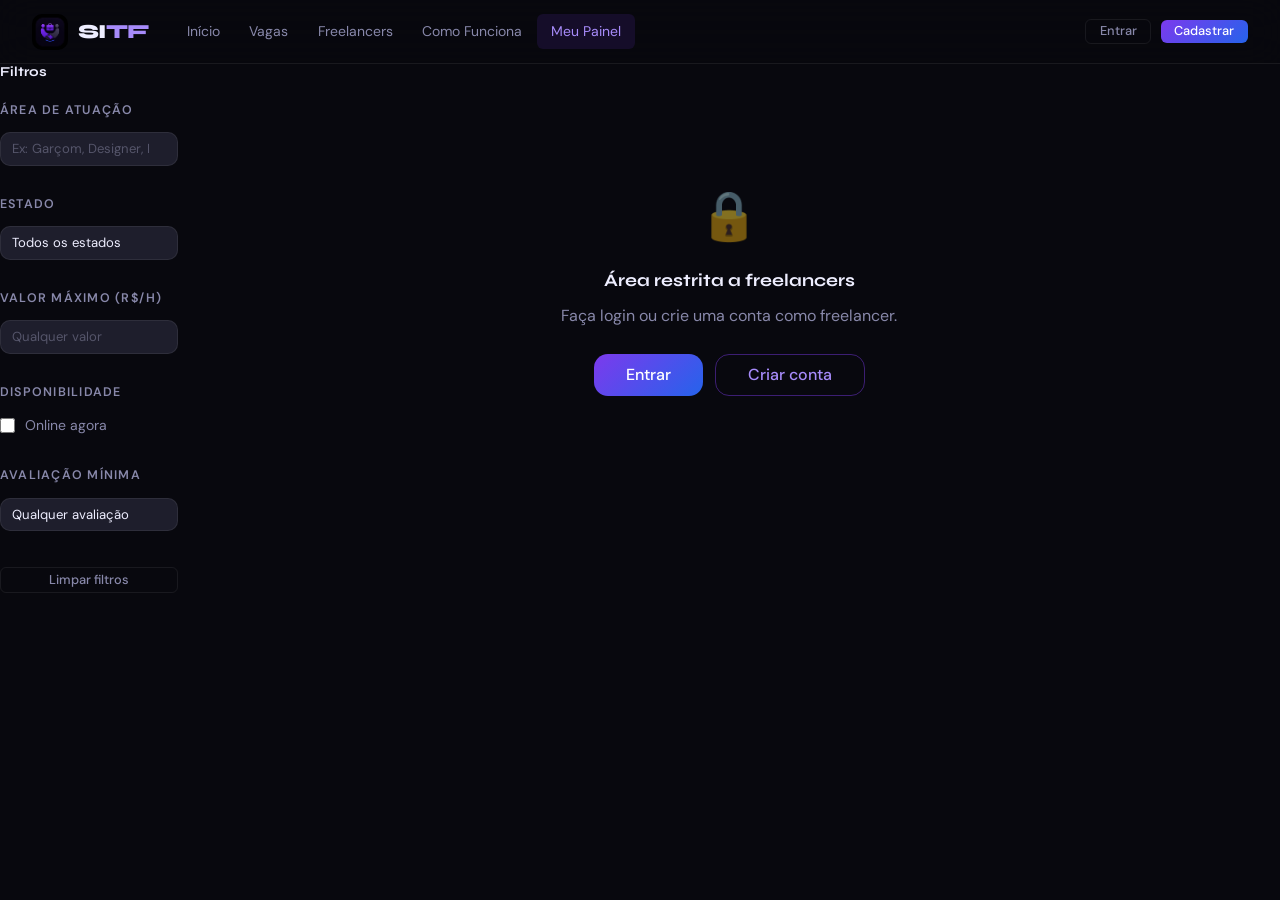
<file: SITF_EDITAVEL/freelancer.html>
<!DOCTYPE html>
<html lang="pt-BR">
<head>
<meta charset="UTF-8"><meta name="viewport" content="width=device-width,initial-scale=1">
<title>Área do Freelancer – SITF</title>
<link rel="icon" type="image/png" sizes="32x32" href="assets/img/icon_guia.png">
<link rel="preconnect" href="https://fonts.googleapis.com">
<link href="https://fonts.googleapis.com/css2?family=Syne:wght@400;600;700;800&family=DM+Sans:ital,opsz,wght@0,9..40,300;0,9..40,400;0,9..40,500;1,9..40,300&display=swap" rel="stylesheet">
<link rel="stylesheet" href="styles.css">
<style>
.stat-row { display:grid; grid-template-columns:repeat(auto-fill,minmax(170px,1fr)); gap:1rem; margin-bottom:2rem; }
.chat-wrap { background:var(--card); border:1px solid var(--border); border-radius:var(--radius-lg); overflow:hidden; height:480px; }
.vaga-result { padding:1.25rem; display:flex; gap:1rem; align-items:flex-start; margin-bottom:0.85rem; }
.rating-form { background:var(--card); border:1px solid var(--border2); border-radius:var(--radius); padding:1.5rem; margin-bottom:1rem; }
@media(max-width:768px){ .dash-layout{ flex-direction:column; } .dash-sidebar{ width:100%; height:auto; } #pageContent{ padding:1.25rem; } }
</style>
</head>
<body>
<div class="scroll-progress"><div class="scroll-bar" id="scrollBar"></div></div>

<nav class="navbar">
  <a href="index.html" class="nav-logo">
    <img src="assets/img/logo.jpeg" alt="SITF Logo">
    <span class="sitf-text">SI<span>TF</span></span>
  </a>
  <div class="nav-links">
    <a href="index.html">Início</a>
    <a href="vagas.html">Vagas</a>
    <a href="freelancers.html">Freelancers</a>
    <a href="como-funciona.html">Como Funciona</a>
    <a href="freelancer.html" class="active">Meu Painel</a>
  </div>
  <div class="nav-spacer"></div>
  <div class="nav-actions" id="navUserArea">
    <button class="btn btn-ghost btn-sm" onclick="openModal('login')">Entrar</button>
    <button class="btn btn-primary btn-sm" onclick="openModal('register')">Cadastrar</button>
  </div>
  <button class="hamburger" onclick="toggleDrawer()"><span></span><span></span><span></span></button>
</nav>

<div class="mobile-drawer" id="mobileDrawer">
  <a href="index.html">🏠 Início</a>
  <a href="vagas.html">🔍 Vagas</a>
  <a href="freelancers.html">👥 Freelancers</a>
  <a href="freelancer.html">💼 Meu Painel</a>
  <div class="sep"></div>
  <button class="btn btn-ghost btn-full" onclick="openModal('login');toggleDrawer()">Entrar</button>
</div>

<div class="dash-layout" style="padding-top:var(--nav-h)">
  <!-- SIDEBAR -->
<aside class="freelas-sidebar">
  <div class="filters-body">
    <h3 style="font-size:0.85rem;font-weight:700;margin-bottom:1.25rem">Filtros</h3>

    <div class="filter-block">
      <div class="filter-block-title">Área de atuação</div>
      <input class="form-control" id="searchCat"
        placeholder="Ex: Garçom, Designer, Dev..."
        oninput="applyFilters()"
        list="catSugestoesFreelas"
        style="font-size:0.82rem;padding:0.45rem 0.7rem">
      <datalist id="catSugestoesFreelas">
        <option>Garçom</option>
        <option>Manobrista</option>
        <option>Limpeza</option>
        <option>Segurança</option>
        <option>Motorista</option>
        <option>Cozinheiro</option>
        <option>Entregador</option>
        <option>Recepcionista</option>
        <option>Design</option>
        <option>Desenvolvimento</option>
        <option>Marketing</option>
        <option>Fotografia</option>
        <option>Redação</option>
        <option>Consultoria</option>
      </datalist>
    </div>

    <div class="filter-block">
      <div class="filter-block-title">Estado</div>
      <select class="form-control" id="filterEstado" onchange="applyFilters()"
        style="font-size:0.82rem;padding:0.45rem 0.7rem">
        <option value="">Todos os estados</option>
        <option>SP</option><option>RJ</option><option>MG</option>
        <option>RS</option><option>PR</option><option>SC</option>
        <option>BA</option><option>CE</option><option>GO</option>
        <option>DF</option><option>PE</option><option>AM</option>
      </select>
    </div>

    <div class="filter-block">
      <div class="filter-block-title">Valor máximo (R$/h)</div>
      <input class="form-control" type="number" id="filterMax"
        placeholder="Qualquer valor" min="0"
        oninput="applyFilters()"
        style="font-size:0.82rem;padding:0.45rem 0.7rem">
    </div>

    <div class="filter-block">
      <div class="filter-block-title">Disponibilidade</div>
      <label class="filter-check">
        <input type="checkbox" id="filterOnline" onchange="applyFilters()">
        Online agora
      </label>
    </div>

    <div class="filter-block">
      <div class="filter-block-title">Avaliação mínima</div>
      <select class="form-control" id="filterRating" onchange="applyFilters()"
        style="font-size:0.82rem;padding:0.45rem 0.7rem">
        <option value="">Qualquer avaliação</option>
        <option value="3">3+ estrelas</option>
        <option value="4">4+ estrelas</option>
        <option value="4.5">4.5+ estrelas</option>
        <option value="5">5 estrelas</option>
      </select>
    </div>

    <button class="btn btn-ghost btn-full btn-sm"
      onclick="clearFilters()" style="margin-top:0.5rem">
      Limpar filtros
    </button>
  </div>
</aside>

  <!-- CONTENT -->
  <div id="pageContent" style="flex:1;padding:2rem;min-width:0;overflow-x:hidden"></div>
</div>

<div id="modalsContainer"></div>
<div class="toast" id="toast"><span class="toast-icon" id="toastIcon">✅</span><span id="toastMsg"></span></div>

<!-- MODAL AVALIAR EMPREGADOR -->
<div class="modal-backdrop" id="modalAvaliarEmp">
  <div class="modal-box">
    <div class="modal-header">
      <div><h3 class="modal-title">⭐ Avaliar Empregador</h3><p class="modal-subtitle" id="avalEmpNome">-</p></div>
      <button class="modal-close" onclick="document.getElementById('modalAvaliarEmp').classList.remove('open')">✕</button>
    </div>
    <input type="hidden" id="avalEmpId">
    <input type="hidden" id="avalEmpVagaId">
    <div class="form-group">
      <label class="form-label">Nota geral</label>
      <div class="star-input" id="starInputEmp">
        <span onclick="setStarsEmp(1)">★</span><span onclick="setStarsEmp(2)">★</span>
        <span onclick="setStarsEmp(3)">★</span><span onclick="setStarsEmp(4)">★</span><span onclick="setStarsEmp(5)">★</span>
      </div>
    </div>
    <div class="form-group"><label class="form-label">Comentário</label>
      <textarea class="form-control" id="avalEmpComentario" rows="4" placeholder="Descreva sua experiência: briefing claro, comunicação, pagamento pontual..."></textarea>
    </div>
    <button class="btn btn-primary btn-full btn-lg" onclick="enviarAvaliacaoEmp()">Enviar avaliação ⭐</button>
  </div>
</div>

<script src="shared.js"></script>
<script>
document.getElementById('modalsContainer').innerHTML = buildAuthModal();

let currentUser = null;
let selectedStarsEmp = 0;
let activeChatUser = null;

function setStarsEmp(n) {
  selectedStarsEmp = n;
  document.querySelectorAll('#starInputEmp span').forEach((s, i) => s.classList.toggle('active', i < n));
}

function updateNavUser() {
  const na = document.getElementById('navUserArea');
  if (!na || !currentUser) return;
  na.innerHTML = `
    <span style="font-size:0.82rem;color:var(--text-muted)">${currentUser.nome}</span>
    <button class="btn btn-danger btn-sm" onclick="logout()">Sair</button>`;
}

async function updateChatBadge() {
  try {
    const badge = document.getElementById('chatBadge');
    if (!badge || !currentUser) return;

    // Busca todas as mensagens não lidas
    let unread = 0;

    if (currentUser.tipo === 'empregador') {
      const vagas  = await SITF.getVagas();
      const minhas = vagas.filter(v => v.empregador_id === currentUser.id);
      for (const v of minhas) {
        const cands = await SITF.getCandidaturas({ vaga_id: v.id });
        if (!Array.isArray(cands)) continue;
        for (const c of cands) {
          const chatKey = [currentUser.id, c.freelancer_id].sort().join('_');
          const msgs    = await SITF.getMsgs(chatKey);
          if (Array.isArray(msgs)) {
            unread += msgs.filter(m => m.sender_id !== currentUser.id && !m.lido).length;
          }
        }
      }
    } else {
      const cands = await SITF.getCandidaturas({ freelancer_id: currentUser.id });
      const vagas = await SITF.getVagas();
      if (Array.isArray(cands)) {
        for (const c of cands) {
          const v = vagas.find(x => x.id === c.vaga_id);
          if (!v) continue;
          const chatKey = [currentUser.id, v.empregador_id].sort().join('_');
          const msgs    = await SITF.getMsgs(chatKey);
          if (Array.isArray(msgs)) {
            unread += msgs.filter(m => m.sender_id !== currentUser.id && !m.lido).length;
          }
        }
      }
    }

    if (unread > 0) {
      badge.textContent = unread > 9 ? '9+' : unread;
      badge.style.display = 'inline';
    } else {
      badge.style.display = 'none';
    }
  } catch(e) {
    console.log('chatBadge error:', e);
  }
}

async function checkAuth() {
  currentUser = SITF.getUser();
  if (!currentUser || currentUser.tipo !== 'freelancer') {
    document.getElementById('pageContent').innerHTML = `
      <div class="empty-state" style="padding:5rem 2rem">
        <div class="empty-state-icon">🔒</div>
        <h3>Área restrita a freelancers</h3>
        <p style="margin:0.75rem 0 1.5rem">Faça login ou crie uma conta como freelancer.</p>
        <div style="display:flex;gap:0.75rem;justify-content:center;flex-wrap:wrap">
          <button class="btn btn-primary btn-lg" onclick="openModal('login')">Entrar</button>
          <button class="btn btn-outline btn-lg" onclick="openModal('register')">Criar conta</button>
        </div>
      </div>`;
    return false;
  }
  document.getElementById('spAvatar').innerHTML = avatarHTML(currentUser.nome, 'md');
  document.getElementById('spName').textContent = currentUser.nome;
  const avals = await SITF.getAvaliacoes({ avaliado_id: currentUser.id, tipo: 'empregador_avalia_freelancer' });
  const avg = avals.length ? (avals.reduce((s,a) => s + parseInt(a.nota), 0) / avals.length).toFixed(1) : (currentUser.rating || 0);
  document.getElementById('spRating').innerHTML = starsHTML(parseFloat(avg)) + ' ' + avg;
  updateNavUser();
  return true;
}

function logout() {
  SITF.clearUser();
  window.location.href = 'index.html';
}

function showPage(page) {
  document.querySelectorAll('.dash-nav-item').forEach(b => b.classList.remove('active'));
  const btn = document.getElementById('nav-' + page);
  if (btn) btn.classList.add('active');
  const pages = {
    dashboard:      pageDashboard,
    perfil:         pagePerfil,
    vagas:          pageVagas,
    candidaturas:   pageCandidaturas,
    chat:           pageChat,
    avaliar:        pageAvaliar,
    'minhas-avals': pageMinhasAvals
  };
  if (pages[page]) pages[page]();
}

/* ── DASHBOARD ──────────────────────────────────── */
async function pageDashboard() {
  if (!await checkAuth()) return;

  const [allCands, avals] = await Promise.all([
    SITF.getCandidaturas({ freelancer_id: currentUser.id }),
    SITF.getAvaliacoes({ avaliado_id: currentUser.id, tipo: 'empregador_avalia_freelancer' })
  ]);

  const avg = avals.length
    ? (avals.reduce((s,a) => s + parseInt(a.nota), 0) / avals.length).toFixed(1)
    : (currentUser.rating || '–');
  const aprovadas = allCands.filter(c => c.status === 'aprovado').length;

  document.getElementById('pageContent').innerHTML = `
    <div style="margin-bottom:1.75rem">
      <h2 style="font-size:1.5rem;font-weight:800">Olá, ${currentUser.nome}! 👋</h2>
      <p style="color:var(--text-muted);font-size:0.9rem">Bem-vindo ao seu painel de freelancer.</p>
    </div>
    <div class="stat-row">
      <div class="stat-card"><div class="stat-value">${allCands.length}</div><div class="stat-label">Candidaturas enviadas</div></div>
      <div class="stat-card"><div class="stat-value">${aprovadas}</div><div class="stat-label">Aprovações</div></div>
      <div class="stat-card"><div class="stat-value">${currentUser.projetos || 0}</div><div class="stat-label">Projetos concluídos</div></div>
      <div class="stat-card"><div class="stat-value">${avg} ⭐</div><div class="stat-label">Sua avaliação média</div></div>
    </div>
    <div style="display:grid;grid-template-columns:1fr 1fr;gap:1.25rem">
      <div class="card" style="padding:1.5rem">
        <h3 style="font-size:1rem;font-weight:700;margin-bottom:1rem">Candidaturas recentes</h3>
        <div id="candsMini"><p style="font-size:0.85rem;color:var(--text-muted)">Carregando...</p></div>
        <a href="vagas.html" class="btn btn-primary btn-full btn-sm" style="margin-top:0.75rem">🔍 Ver vagas disponíveis</a>
      </div>
      <div class="card" style="padding:1.5rem">
        <h3 style="font-size:1rem;font-weight:700;margin-bottom:1rem">Ações rápidas</h3>
        <div style="display:flex;flex-direction:column;gap:0.6rem">
          <a href="vagas.html" class="btn btn-primary btn-full">🔍 Buscar vagas</a>
          <button class="btn btn-secondary btn-full" onclick="showPage('candidaturas')">📋 Minhas candidaturas</button>
          <button class="btn btn-secondary btn-full" onclick="showPage('chat')">💬 Abrir chat</button>
          <button class="btn btn-secondary btn-full" onclick="showPage('perfil')">✏️ Editar meu perfil</button>
          <button class="btn btn-secondary btn-full" onclick="showPage('avaliar')">⭐ Avaliar empregadores</button>
        </div>
      </div>
    </div>`;

  renderCandsMini(allCands.slice(-3).reverse());
}

async function renderCandsMini(cands) {
  const el = document.getElementById('candsMini');
  if (!el) return;
  if (!cands.length) {
    el.innerHTML = '<p style="font-size:0.85rem;color:var(--text-muted)">Nenhuma candidatura ainda.</p>';
    return;
  }
  const vagas = await SITF.getVagas();
  const badgeMap = { pendente:'badge-new', aprovado:'badge-remote', reprovado:'badge-urgent' };
  el.innerHTML = cands.map(c => {
    const v = vagas.find(x => x.id === c.vaga_id);
    if (!v) return '';
    return `<div style="padding:0.75rem;background:var(--dark3);border-radius:var(--radius-sm);margin-bottom:0.5rem;display:flex;justify-content:space-between;align-items:center">
      <div>
        <div style="font-size:0.85rem;font-weight:600">${v.titulo}</div>
        <div style="font-size:0.72rem;color:var(--text-muted)">${v.empresa} · ${timeAgo(c.criado_em)}</div>
      </div>
      <span class="badge ${badgeMap[c.status]||'badge-new'}">${c.status}</span>
    </div>`;
  }).join('');
}

/* ── PERFIL ─────────────────────────────────────── */
async function pagePerfil() {
  if (!await checkAuth()) return;
  document.getElementById('pageContent').innerHTML = `
    <div style="margin-bottom:1.75rem">
      <h2 style="font-size:1.5rem;font-weight:800">💼 Meu Perfil</h2>
      <p style="color:var(--text-muted);font-size:0.9rem">Configure seu perfil para atrair empregadores</p>
    </div>
    <div class="card" style="padding:2rem;max-width:680px">
      <div style="display:flex;align-items:center;gap:1rem;margin-bottom:2rem">
        <div>${avatarHTML(currentUser.nome,'xl')}</div>
        <div>
          <div style="font-size:1.2rem;font-weight:800">${currentUser.nome}</div>
          <div style="font-size:0.82rem;color:var(--purple-light)">Conta Freelancer</div>
          <div style="font-size:0.8rem;color:var(--text-muted);margin-top:0.25rem">${currentUser.email}</div>
        </div>
      </div>
      <div class="form-row form-row-2">
        <div class="form-group"><label class="form-label">Nome completo *</label>
          <input class="form-control" id="pNome" value="${currentUser.nome}"></div>
        <div class="form-group"><label class="form-label">Área principal</label>
          <select class="form-control" id="pArea">
            <option>Design</option><option>Desenvolvimento</option><option>Marketing</option>
            <option>Redação</option><option>Fotografia</option><option>Vídeo</option><option>Consultoria</option>
          </select></div>
      </div>
      <div class="form-row form-row-2">
        <div class="form-group"><label class="form-label">Cidade</label>
          <input class="form-control" id="pCidade" value="${currentUser.cidade||''}"></div>
        <div class="form-group"><label class="form-label">Estado</label>
          <select class="form-control" id="pEstado">
            <option value="">Selecione</option>
            <option>SP</option><option>RJ</option><option>MG</option><option>RS</option>
            <option>PR</option><option>SC</option><option>BA</option><option>CE</option>
            <option>GO</option><option>DF</option>
          </select></div>
      </div>
      <div class="form-row form-row-2">
        <div class="form-group"><label class="form-label">Valor por hora (R$)</label>
          <input class="form-control" type="number" id="pRate" value="${currentUser.rate||0}" min="0"></div>
        <div class="form-group"><label class="form-label">Tipo de cobrança</label>
          <select class="form-control" id="pRateType">
            <option value="hora">Por hora</option>
            <option value="projeto">Por projeto</option>
            <option value="dia">Por dia</option>
          </select></div>
      </div>
      <div class="form-group"><label class="form-label">Bio / Sobre mim</label>
        <textarea class="form-control" id="pBio" rows="4">${currentUser.bio||''}</textarea></div>
      <div class="form-group"><label class="form-label">Habilidades (separadas por vírgula)</label>
        <input class="form-control" id="pSkills" value="${(currentUser.skills||[]).join(', ')}"></div>
      <div class="form-group"><label class="form-label">Portfólio / LinkedIn / GitHub</label>
        <input class="form-control" id="pPortfolio" value="${currentUser.portfolio||''}"></div>
      <div style="display:flex;gap:0.75rem;flex-wrap:wrap">
        <button class="btn btn-primary btn-lg" onclick="salvarPerfil()">Salvar alterações ✅</button>
        <a href="freelancers.html" class="btn btn-ghost btn-lg" target="_blank">Ver perfil público →</a>
      </div>
    </div>`;
  const sel = document.getElementById('pEstado');
  if (sel && currentUser.estado) sel.value = currentUser.estado;
  const rt = document.getElementById('pRateType');
  if (rt && currentUser.rate_type) rt.value = currentUser.rate_type;
}

async function salvarPerfil() {
  const skills = document.getElementById('pSkills').value.split(',').map(s=>s.trim()).filter(Boolean);
  const dados = {
    id:        currentUser.id,
    nome:      document.getElementById('pNome').value.trim(),
    cidade:    document.getElementById('pCidade').value.trim(),
    estado:    document.getElementById('pEstado').value,
    rate:      parseFloat(document.getElementById('pRate').value) || 0,
    rateType:  document.getElementById('pRateType').value,
    bio:       document.getElementById('pBio').value.trim(),
    skills,
    portfolio: document.getElementById('pPortfolio').value.trim(),
    online:    1,
  };
  const res = await SITF.updateUsuario(dados);
  if (res.sucesso) {
    const updated = { ...currentUser, ...dados };
    SITF.setUser(updated);
    currentUser = updated;
    document.getElementById('spName').textContent = updated.nome;
    showToast('Perfil atualizado com sucesso! ✅', 'success');
  } else {
    showToast('Erro ao salvar perfil.', 'error');
  }
}

function previewFoto(input) {
  if (!input.files || !input.files[0]) return;
  const file = input.files[0];

  // Preview local imediato
  const reader = new FileReader();
  reader.onload = e => {
    const prev = document.getElementById('fotoPreview');
    if (prev) prev.innerHTML = `<img src="${e.target.result}"
      style="width:100%;height:100%;object-fit:cover;border-radius:50%">`;
  };
  reader.readAsDataURL(file);

  // Upload para o servidor
  uploadFotoServidor(file);
}

async function uploadFotoServidor(file) {
  try {
    showToast('Enviando foto...', 'info');
    const res = await SITF.uploadFoto(file, currentUser.id);
    if (res.sucesso) {
      const updated = { ...currentUser, foto: res.foto };
      SITF.setUser(updated);
      currentUser = updated;
      showToast('Foto atualizada com sucesso! ✅', 'success');
    } else {
      showToast(res.erro || 'Erro ao enviar foto.', 'error');
    }
  } catch(e) {
    showToast('Erro de conexão ao enviar foto.', 'error');
    console.error(e);
  }
}

/* ── BUSCAR VAGAS ────────────────────────────────── */
async function pageVagas() {
  if (!await checkAuth()) return;

  const [todasVagas, cands] = await Promise.all([
    SITF.getVagas(),
    SITF.getCandidaturas({ freelancer_id: currentUser.id })
  ]);

  const vagas = todasVagas.filter(v => v.status === 'aberta');
  window._vagasData = vagas;
  window._candIds   = new Set(cands.map(c => c.vaga_id));

  document.getElementById('pageContent').innerHTML = `
    <div style="margin-bottom:1.5rem">
      <h2 style="font-size:1.5rem;font-weight:800">🔍 Buscar Vagas</h2>
      <p style="color:var(--text-muted);font-size:0.9rem">${vagas.length} vagas abertas disponíveis</p>
    </div>
    <div style="display:flex;gap:0.75rem;margin-bottom:1.25rem;flex-wrap:wrap">
      <input class="form-control" id="buscaInput" placeholder="Buscar por título, empresa ou habilidade..."
        style="flex:1;min-width:200px" oninput="filtrarVagas()">
      <input class="form-control" id="buscaCat"
  placeholder="Área (ex: Garçom, Dev...)"
  style="width:180px"
  oninput="filtrarVagas()"
  list="catSugestoesFreela">
<datalist id="catSugestoesFreela">
  <option>Garçom</option>
  <option>Manobrista</option>
  <option>Limpeza</option>
  <option>Segurança</option>
  <option>Motorista</option>
  <option>Cozinheiro</option>
  <option>Entregador</option>
  <option>Recepcionista</option>
  <option>Design</option>
  <option>Desenvolvimento</option>
  <option>Marketing</option>
  <option>Fotografia</option>
  <option>Redação</option>
  <option>Consultoria</option>
</datalist>
      <select class="form-control" id="buscaModal" style="width:140px" onchange="filtrarVagas()">
        <option value="">Modalidade</option>
        <option>Remoto</option><option>Presencial</option><option>Híbrido</option>
      </select>
    </div>
    <div id="vagasResultados"></div>`;

  filtrarVagas();
}

function filtrarVagas() {
  const q     = (document.getElementById('buscaInput')?.value||'').toLowerCase();
  const cat   = document.getElementById('buscaCat')?.value||'';
  const modal = document.getElementById('buscaModal')?.value||'';
  let vagas   = window._vagasData || [];

  if (q)     vagas = vagas.filter(v => v.titulo.toLowerCase().includes(q) || v.empresa.toLowerCase().includes(q) || (v.tags||[]).some(t=>t.toLowerCase().includes(q)));
  if (cat) vagas = vagas.filter(v => (v.categoria||'').toLowerCase().includes(cat.toLowerCase()));
  if (modal) vagas = vagas.filter(v => v.modalidade === modal);

  const candIds = window._candIds || new Set();
  const grid    = document.getElementById('vagasResultados');
  if (!grid) return;

  if (!vagas.length) {
    grid.innerHTML = '<div class="empty-state"><div class="empty-state-icon">😕</div><h3>Nenhuma vaga encontrada</h3></div>';
    return;
  }

  grid.innerHTML = vagas.map(v => {
    const jaC  = candIds.has(v.id);
    const tags = Array.isArray(v.tags) ? v.tags : (v.tags||'').split(',').filter(Boolean);
    return `<div class="card" style="padding:1.25rem;display:flex;gap:1rem;align-items:flex-start;margin-bottom:0.85rem">
      <div style="width:44px;height:44px;border-radius:8px;background:${avatarColor(v.empresa)};display:flex;align-items:center;justify-content:center;font-weight:800;color:#fff;flex-shrink:0">${initials(v.empresa)}</div>
      <div style="flex:1;min-width:0">
        <div style="font-size:0.95rem;font-weight:700;margin-bottom:0.15rem">${v.titulo}</div>
        <div style="font-size:0.78rem;color:var(--text-muted);margin-bottom:0.5rem">${v.empresa} · 📍 ${v.cidade||''}${v.estado?', '+v.estado:''} · ${v.modalidade}</div>
        <p style="font-size:0.82rem;color:var(--text-muted);line-height:1.5;margin-bottom:0.6rem;display:-webkit-box;-webkit-line-clamp:2;-webkit-box-orient:vertical;overflow:hidden">${v.descricao}</p>
        <div style="display:flex;gap:0.35rem;flex-wrap:wrap">${tags.map(t=>`<span class="chip">${t}</span>`).join('')}</div>
      </div>
      <div style="display:flex;flex-direction:column;align-items:flex-end;gap:0.5rem;flex-shrink:0">
        <div style="font-size:1rem;font-weight:800">R$ ${v.preco}<sub style="font-size:0.68rem;font-weight:400;color:var(--text-muted)">/${v.tipo_preco}</sub></div>
        ${v.destaque ? '<span class="badge badge-featured">⭐ Destaque</span>' : ''}
        ${jaC
          ? '<span class="badge badge-remote">✓ Candidatado</span>'
          : `<button class="btn btn-primary btn-sm" onclick="candidatar('${v.id}')">Candidatar →</button>`}
      </div>
    </div>`;
  }).join('');
}

async function candidatar(vagaId) {
  const res = await SITF.createCandidatura({ vaga_id: vagaId, freelancer_id: currentUser.id });
  if (res.erro) { showToast(res.erro, 'warn'); return; }
  window._candIds && window._candIds.add(vagaId);
  showToast('Candidatura enviada com sucesso! 🎉', 'success');
  filtrarVagas();
}

/* ── CANDIDATURAS ───────────────────────────────── */
async function pageCandidaturas() {
  if (!await checkAuth()) return;

  const [cands, vagas] = await Promise.all([
    SITF.getCandidaturas({ freelancer_id: currentUser.id }),
    SITF.getVagas()
  ]);

  const badgeMap = { pendente:'badge-new', aprovado:'badge-remote', reprovado:'badge-urgent' };

  document.getElementById('pageContent').innerHTML = `
    <div style="margin-bottom:1.75rem">
      <h2 style="font-size:1.5rem;font-weight:800">📋 Minhas Candidaturas</h2>
      <p style="color:var(--text-muted);font-size:0.9rem">${cands.length} candidatura${cands.length!==1?'s':''}</p>
    </div>
    ${cands.length ? cands.slice().reverse().map(c => {
      const v = vagas.find(x => x.id === c.vaga_id);
      if (!v) return '';
      return `<div class="card" style="padding:1.25rem;display:flex;gap:1rem;align-items:flex-start;margin-bottom:0.85rem">
        <div style="width:44px;height:44px;border-radius:8px;background:${avatarColor(v.empresa)};display:flex;align-items:center;justify-content:center;font-weight:800;color:#fff;flex-shrink:0">${initials(v.empresa)}</div>
        <div style="flex:1;min-width:0">
          <div style="font-size:0.95rem;font-weight:700">${v.titulo}</div>
          <div style="font-size:0.78rem;color:var(--text-muted)">${v.empresa} · 📍 ${v.cidade||''}${v.estado?', '+v.estado:''} · R$ ${v.preco}/${v.tipo_preco}</div>
          <div style="font-size:0.72rem;color:var(--text-dim);margin-top:0.2rem">Enviada ${timeAgo(c.criado_em)}</div>
        </div>
        <div style="display:flex;flex-direction:column;align-items:flex-end;gap:0.4rem;flex-shrink:0">
          <span class="badge ${badgeMap[c.status]||'badge-new'}">${c.status}</span>
          ${c.status==='aprovado' ? `<button class="btn btn-ghost btn-sm" onclick="chatWithEmp('${v.empregador_id}','${v.empresa}')">💬 Chat</button>` : ''}
          <button class="btn btn-ghost btn-sm" onclick="chatWithEmp('${v.empregador_id}','${v.empresa}')">💬 Chat</button>
        <button class="btn btn-ghost btn-sm" onclick="window.open('perfil.html?id=${v.empregador_id}','_blank')">👤</button>
          </div>
      </div>`;
    }).join('') : `
      <div class="empty-state">
        <div class="empty-state-icon">📋</div>
        <h3>Nenhuma candidatura enviada</h3>
        <p>Explore as vagas disponíveis e candidate-se!</p>
        <button class="btn btn-primary" style="margin-top:1rem" onclick="showPage('vagas')">🔍 Ver vagas</button>
        <button class="btn btn-ghost btn-sm" onclick="window.open('perfil.html?id=${v.empregador_id}','_blank')">👤</button>
      </div>`}`;
      
}

/* ── CHAT ───────────────────────────────────────── */
async function pageChat() {
  if (!await checkAuth()) return;

  const [cands, todosUsers, vagas] = await Promise.all([
    SITF.getCandidaturas({ freelancer_id: currentUser.id }),
    SITF.getUsers(),
    SITF.getVagas()
  ]);

  const empIds = [...new Set(cands.map(c => {
    const v = vagas.find(x => x.id === c.vaga_id);
    return v ? v.empregador_id : null;
  }).filter(Boolean))];

  const empUsers = todosUsers.filter(u => empIds.includes(u.id));
  if (!activeChatUser && empUsers.length) activeChatUser = empUsers[0];

  document.getElementById('pageContent').innerHTML = `
    <div style="margin-bottom:1.25rem"><h2 style="font-size:1.5rem;font-weight:800">💬 Chat</h2></div>
    <div class="chat-wrap">
      <div class="chat-layout">
        <div class="chat-sidebar">
          <div class="chat-sidebar-header">
            Conversas
            <span style="font-size:0.72rem;background:var(--purple);color:#fff;padding:0.1rem 0.5rem;border-radius:99px">${empUsers.length}</span>
          </div>
          <div class="chat-contacts">
            ${empUsers.length ? empUsers.map(u => `
              <div class="contact-item ${activeChatUser&&activeChatUser.id===u.id?'active':''}" onclick="selectChatUser('${u.id}')">
                ${avatarHTML(u.nome,'sm')}
                <div class="contact-info">
                  <div class="contact-name">${u.nome}</div>
                  <div class="contact-preview">${u.bio?u.bio.substring(0,30)+'...':'Empregador'}</div>
                </div>
              </div>`).join('') :
              '<div style="padding:1.5rem;text-align:center;font-size:0.82rem;color:var(--text-muted)">Candidate-se a vagas para iniciar conversas.</div>'}
          </div>
        </div>
        <div class="chat-main" id="chatMain">
          <div class="empty-state" style="margin:auto">
            <div class="empty-state-icon">💬</div>
            <h3>Carregando...</h3>
          </div>
        </div>
      </div>
    </div>`;

  if (activeChatUser) await renderChatMain(activeChatUser);
}

async function renderChatMain(peer) {
  const chatKey = [currentUser.id, peer.id].sort().join('_');
  const msgs    = await SITF.getMsgs(chatKey);

  document.getElementById('chatMain').innerHTML = `
    <div class="chat-header">
      ${avatarHTML(peer.nome,'sm')}
      <div class="chat-header-info">
        <div class="chat-peer-name">${peer.nome}</div>
        <div class="chat-peer-status">Empregador</div>
      </div>
    </div>
    <div class="chat-messages" id="chatMsgs">
      ${msgs.length ? msgs.map(m => `
        <div class="message ${m.sender_id===currentUser.id?'outgoing':''}">
          ${m.sender_id!==currentUser.id ? avatarHTML(peer.nome,'sm') : ''}
          <div><div class="msg-bubble">${m.texto}</div><div class="msg-time">${timeAgo(m.criado_em)}</div></div>
          ${m.sender_id===currentUser.id ? avatarHTML(currentUser.nome,'sm') : ''}
        </div>`).join('') :
        `<div style="text-align:center;padding:2rem;font-size:0.82rem;color:var(--text-muted)">Início da conversa com ${peer.nome}</div>`}
    </div>
    <div class="chat-composer">
      <input class="composer-input" id="msgInputField" placeholder="Digite sua mensagem..."
        onkeydown="if(event.key==='Enter')sendMsg()">
      <button class="send-btn" onclick="sendMsg()">➤</button>
    </div>`;

  const el = document.getElementById('chatMsgs');
  if (el) el.scrollTop = el.scrollHeight;
}

async function selectChatUser(id) {
  const users = await SITF.getUsers();
  activeChatUser = users.find(u => u.id === id);
  await pageChat();
}

async function chatWithEmp(id) {
  const users = await SITF.getUsers();
  activeChatUser = users.find(u => u.id === id);
  showPage('chat');
}

async function sendMsg() {
  const input = document.getElementById('msgInputField');
  if (!input || !input.value.trim() || !activeChatUser) return;
  const texto = input.value.trim();
  input.value = '';
  await SITF.sendMsg({
    chat_key:  [currentUser.id, activeChatUser.id].sort().join('_'),
    sender_id: currentUser.id,
    texto
  });
  await renderChatMain(activeChatUser);
}

/* ── AVALIAR EMPREGADORES ───────────────────────── */
async function pageAvaliar() {
  if (!await checkAuth()) return;

  const [cands, vagas, todosUsers, avals] = await Promise.all([
    SITF.getCandidaturas({ freelancer_id: currentUser.id }),
    SITF.getVagas(),
    SITF.getUsers(),
    SITF.getAvaliacoes()
  ]);

  const aprovadas = cands.filter(c => c.status === 'aprovado');

  document.getElementById('pageContent').innerHTML = `
    <div style="margin-bottom:1.75rem">
      <h2 style="font-size:1.5rem;font-weight:800">⭐ Avaliar Empregadores</h2>
      <p style="color:var(--text-muted);font-size:0.9rem">Avalie os empregadores com quem você trabalhou</p>
    </div>
    ${aprovadas.length ? aprovadas.map(c => {
      const v   = vagas.find(x => x.id === c.vaga_id);
      const emp = todosUsers.find(u => u.id === (v && v.empregador_id));
      if (!v || !emp) return '';
      const jaAvaliou = avals.find(a =>
        a.avaliador_id === currentUser.id &&
        a.avaliado_id  === emp.id &&
        a.vaga_id      === v.id &&
        a.tipo         === 'freelancer_avalia_empregador'
      );
      return `<div class="rating-form">
        <div style="display:flex;align-items:center;gap:0.85rem;margin-bottom:0.85rem">
          ${avatarHTML(emp.nome,'md')}
          <div>
            <div style="font-weight:600">${emp.nome}</div>
            <div style="font-size:0.75rem;color:var(--text-muted)">Vaga: ${v.titulo}</div>
          </div>
          ${jaAvaliou
            ? '<span class="badge badge-remote" style="margin-left:auto">Avaliado ✓</span>'
            : `<button class="btn btn-primary btn-sm" style="margin-left:auto"
                onclick="abrirAvaliarEmp('${emp.id}','${emp.nome}','${v.id}')">⭐ Avaliar</button>`}
        </div>
        ${jaAvaliou ? `<div style="font-size:0.82rem;color:var(--text-muted);font-style:italic">"${jaAvaliou.comentario}" · ${starsHTML(parseInt(jaAvaliou.nota))}</div>` : ''}
      </div>`;
    }).join('') : `
      <div class="empty-state">
        <div class="empty-state-icon">⭐</div>
        <h3>Nenhum empregador para avaliar</h3>
        <p>Você poderá avaliar empregadores após ter candidaturas aprovadas.</p>
      </div>`}`;
}

function abrirAvaliarEmp(empId, empNome, vagaId) {
  document.getElementById('avalEmpId').value     = empId;
  document.getElementById('avalEmpVagaId').value = vagaId;
  document.getElementById('avalEmpNome').textContent = empNome;
  selectedStarsEmp = 0;
  document.querySelectorAll('#starInputEmp span').forEach(s => s.classList.remove('active'));
  document.getElementById('avalEmpComentario').value = '';
  document.getElementById('modalAvaliarEmp').classList.add('open');
}

async function enviarAvaliacaoEmp() {
  if (!selectedStarsEmp) { showToast('Selecione uma nota.', 'warn'); return; }
  const comentario = document.getElementById('avalEmpComentario').value.trim();
  if (!comentario)  { showToast('Escreva um comentário.', 'warn'); return; }
  const res = await SITF.createAvaliacao({
    vaga_id:      document.getElementById('avalEmpVagaId').value,
    avaliador_id: currentUser.id,
    avaliado_id:  document.getElementById('avalEmpId').value,
    tipo:         'freelancer_avalia_empregador',
    nota:         selectedStarsEmp,
    comentario
  });
  if (res.erro) { showToast(res.erro, 'error'); return; }
  document.getElementById('modalAvaliarEmp').classList.remove('open');
  showToast('Avaliação enviada com sucesso! ⭐', 'success');
  pageAvaliar();
}

/* ── AVALIAÇÕES RECEBIDAS ───────────────────────── */
async function pageMinhasAvals() {
  if (!await checkAuth()) return;

  const [avals, todosUsers] = await Promise.all([
    SITF.getAvaliacoes({ avaliado_id: currentUser.id, tipo: 'empregador_avalia_freelancer' }),
    SITF.getUsers()
  ]);

  const avg = avals.length
    ? (avals.reduce((s,a) => s + parseInt(a.nota), 0) / avals.length).toFixed(1)
    : '–';

  document.getElementById('pageContent').innerHTML = `
    <div style="margin-bottom:1.75rem">
      <h2 style="font-size:1.5rem;font-weight:800">📝 Avaliações Recebidas</h2>
      <p style="color:var(--text-muted);font-size:0.9rem">
        Média geral: <strong style="color:var(--amber)">${avg} ⭐</strong> ·
        ${avals.length} avaliação${avals.length!==1?'ões':''}
      </p>
    </div>
    ${avals.length ? `
      <div style="background:var(--card);border:1px solid var(--border2);border-radius:var(--radius);padding:1.5rem;margin-bottom:1.5rem;display:flex;gap:2rem;align-items:center;flex-wrap:wrap">
        <div style="text-align:center">
          <div style="font-size:3rem;font-weight:800;font-family:Syne,sans-serif;line-height:1">${avg}</div>
          <div style="color:var(--amber);font-size:1.2rem">${starsHTML(parseFloat(avg))}</div>
          <div style="font-size:0.78rem;color:var(--text-muted);margin-top:0.25rem">${avals.length} avaliações</div>
        </div>
        <div style="flex:1;min-width:180px">
          ${[5,4,3,2,1].map(n => {
            const count = avals.filter(a => parseInt(a.nota) === n).length;
            const pct   = avals.length ? Math.round(count / avals.length * 100) : 0;
            return `<div style="display:flex;align-items:center;gap:0.5rem;margin-bottom:0.35rem">
              <span style="font-size:0.75rem;color:var(--text-muted);width:18px">${n}★</span>
              <div class="progress-bar" style="flex:1"><div class="progress-fill" style="width:${pct}%"></div></div>
              <span style="font-size:0.72rem;color:var(--text-dim);width:28px">${count}</span>
            </div>`;
          }).join('')}
        </div>
      </div>
      ${avals.map(a => {
        const emp = todosUsers.find(u => u.id === a.avaliador_id);
        return `<div class="card" style="padding:1.25rem;margin-bottom:0.85rem">
          <div style="display:flex;align-items:center;gap:0.75rem;margin-bottom:0.75rem">
            ${emp ? avatarHTML(emp.nome,'sm') : ''}
            <div>
              <div style="font-weight:600;font-size:0.875rem">${emp ? emp.nome : 'Empregador'}</div>
              <div style="font-size:0.72rem;color:var(--text-dim)">${timeAgo(a.criado_em)}</div>
            </div>
            <div style="margin-left:auto;color:var(--amber)">${starsHTML(parseInt(a.nota))}</div>
          </div>
          <p style="font-size:0.875rem;color:var(--text-muted);font-style:italic">"${a.comentario}"</p>
        </div>`;
      }).join('')}` : `
      <div class="empty-state">
        <div class="empty-state-icon">📝</div>
        <h3>Nenhuma avaliação ainda</h3>
        <p>Os empregadores poderão avaliar você após os serviços concluídos.</p>
      </div>`}`;
}

/* ── INIT ───────────────────────────────────────── */
checkAuth();
showPage('dashboard');
if (window.location.hash === '#chat') showPage('chat');
if (window.location.hash === '#candidaturas') showPage('candidaturas');


// Atualiza badge do chat a cada 30s
setTimeout(() => {
  if (currentUser) {
    updateChatBadge();
    setInterval(updateChatBadge, 30000);
  }
}, 2000);


</script>
</body></html>
</file>
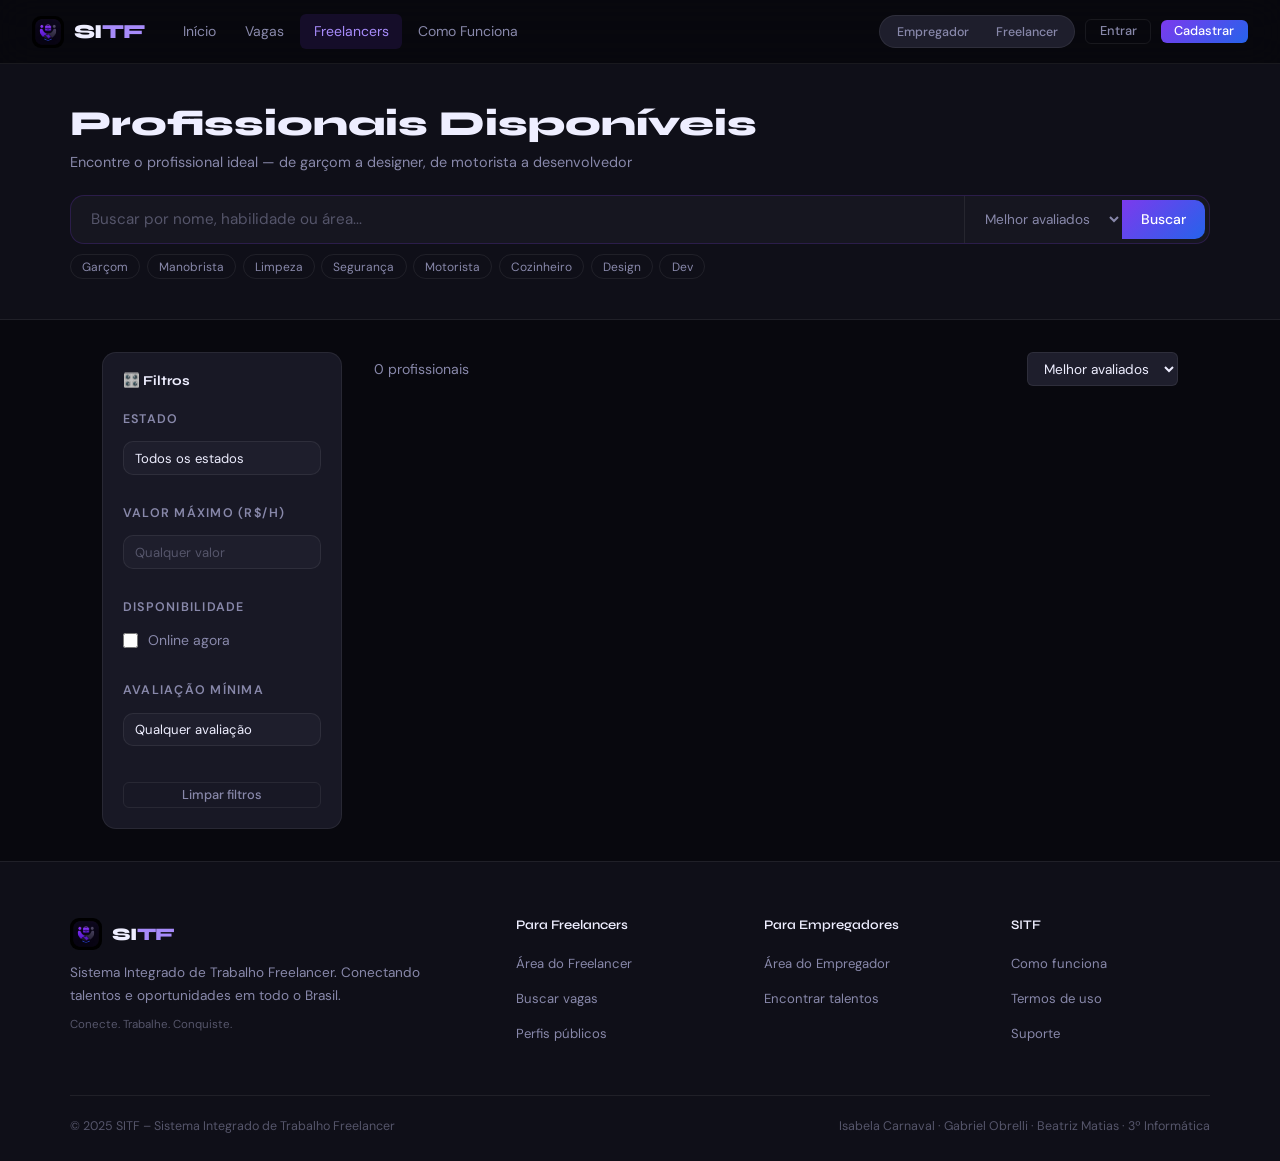
<file: SITF_EDITAVEL/freelancers.html>
<!DOCTYPE html>
<html lang="pt-BR">
<head>
<meta charset="UTF-8"><meta name="viewport" content="width=device-width,initial-scale=1">
<title>Freelancers – SITF</title>
<link rel="icon" type="image/png" sizes="32x32" href="assets/img/icon_guia.png">
<link rel="preconnect" href="https://fonts.googleapis.com">
<link href="https://fonts.googleapis.com/css2?family=Syne:wght@400;600;700;800&family=DM+Sans:ital,opsz,wght@0,9..40,300;0,9..40,400;0,9..40,500;1,9..40,300&display=swap" rel="stylesheet">
<link rel="stylesheet" href="styles.css">
<style>
.freelas-page { padding-top: var(--nav-h); }
.freelas-hero { background:var(--dark); padding:2.5rem 2rem; border-bottom:1px solid var(--border2); }
.freelas-layout { display:flex; gap:2rem; max-width:1140px; margin:0 auto; padding:2rem; align-items:flex-start; }
.freelas-grid { display:grid; grid-template-columns:repeat(auto-fill,minmax(240px,1fr)); gap:1.15rem; }
.fc { padding:1.5rem; text-align:center; position:relative; }
.fc-avatar-wrap { position:relative; display:inline-block; margin-bottom:0.85rem; }
.fc-online { position:absolute; bottom:3px; right:3px; width:13px; height:13px; background:var(--green); border-radius:50%; border:2px solid var(--card); }
.fc-name { font-size:1rem; font-weight:700; margin-bottom:0.2rem; }
.fc-role { font-size:0.8rem; color:var(--text-muted); margin-bottom:0.5rem; }
.fc-city { font-size:0.75rem; color:var(--text-dim); margin-bottom:0.6rem; }
.fc-rate { font-size:1rem; font-weight:700; color:var(--purple-light); margin-bottom:0.5rem; }
.fc-stars { font-size:0.82rem; margin-bottom:0.75rem; }
.fc-skills { display:flex; gap:0.3rem; justify-content:center; flex-wrap:wrap; margin-bottom:1rem; }
.freelas-sidebar { width:240px; flex-shrink:0; position:sticky; top:calc(var(--nav-h) + 1rem); }
.filters-body { background:var(--card); border:1px solid var(--border2); border-radius:var(--radius); padding:1.25rem; }
@media(max-width:900px){ .freelas-layout{ flex-direction:column; padding:1.25rem; } .freelas-sidebar{ width:100%; position:static; } }
</style>
</head>
<body>
<div class="scroll-progress"><div class="scroll-bar" id="scrollBar"></div></div>
<nav class="navbar">
  <a href="index.html" class="nav-logo">
    <img src="assets/img/logo.jpeg" alt="SITF" style="width:32px;height:32px;border-radius:9px">
    <span class="sitf-text">SI<span>TF</span></span>
  </a>
  <div class="nav-links">
    <a href="index.html">Início</a>
    <a href="vagas.html" id="nl-vagas">Vagas</a>
    <a href="freelancers.html" id="nl-freelas">Freelancers</a>
    <a href="como-funciona.html" id="nl-como">Como Funciona</a>
  </div>
  <div class="nav-spacer"></div>
  <div class="nav-actions">
    <div class="role-switcher">
      <button class="role-btn" onclick="window.location.href='empregador.html'">Empregador</button>
      <button class="role-btn" onclick="window.location.href='freelancer.html'">Freelancer</button>
    </div>
    <button class="btn btn-ghost btn-sm" onclick="openModal('login')">Entrar</button>
    <button class="btn btn-primary btn-sm" onclick="openModal('register')">Cadastrar</button>
  </div>
  <button class="hamburger" onclick="toggleDrawer()"><span></span><span></span><span></span></button>
</nav>
<div class="mobile-drawer" id="mobileDrawer">
  <a href="index.html" onclick="toggleDrawer()">🏠 Início</a>
  <a href="vagas.html" onclick="toggleDrawer()">🔍 Vagas</a>
  <a href="freelancers.html" onclick="toggleDrawer()">👥 Freelancers</a>
  <a href="como-funciona.html" onclick="toggleDrawer()">📋 Como Funciona</a>
  <div class="sep"></div>
  <a href="empregador.html" onclick="toggleDrawer()">🏢 Área do Empregador</a>
  <a href="freelancer.html" onclick="toggleDrawer()">💼 Área do Freelancer</a>
  <div class="sep"></div>
  <button class="btn btn-ghost btn-full" style="margin-top:0.5rem" onclick="openModal('login');toggleDrawer()">Entrar</button>
  <button class="btn btn-primary btn-full" onclick="openModal('register');toggleDrawer()">Cadastrar-se</button>
</div>
<div class="freelas-page">
<div class="freelas-hero">
  <div class="container">
    <h1 style="font-size:clamp(1.5rem,3vw,2.2rem);font-weight:800;margin-bottom:0.4rem">
      Profissionais Disponíveis
    </h1>
    <p style="color:var(--text-muted);font-size:0.9rem">
      Encontre o profissional ideal — de garçom a designer, de motorista a desenvolvedor
    </p>
    <div style="margin-top:1.25rem">
      <div class="search-bar">
        <input type="text" id="searchInput"
          placeholder="Buscar por nome, habilidade ou área...">
        <div class="divider-v"></div>
        <select id="sortSelect"
          style="background:transparent;border:none;outline:none;padding:0.5rem 1rem;color:var(--text-muted);font-family:inherit;font-size:0.85rem"
          onchange="applyFilters()">
          <option value="rating">Melhor avaliados</option>
          <option value="rate_asc">Menor valor</option>
          <option value="rate_desc">Maior valor</option>
          <option value="projetos">Mais projetos</option>
        </select>
        <button class="btn btn-primary" onclick="applyFilters()">Buscar</button>
      </div>
      <div class="filter-tags" style="margin-top:0.65rem">
        <button class="filter-tag" onclick="quickFilterFreela('Garçom')">Garçom</button>
        <button class="filter-tag" onclick="quickFilterFreela('Manobrista')">Manobrista</button>
        <button class="filter-tag" onclick="quickFilterFreela('Limpeza')">Limpeza</button>
        <button class="filter-tag" onclick="quickFilterFreela('Segurança')">Segurança</button>
        <button class="filter-tag" onclick="quickFilterFreela('Motorista')">Motorista</button>
        <button class="filter-tag" onclick="quickFilterFreela('Cozinheiro')">Cozinheiro</button>
        <button class="filter-tag" onclick="quickFilterFreela('Design')">Design</button>
        <button class="filter-tag" onclick="quickFilterFreela('Desenvolvimento')">Dev</button>
      </div>
    </div>
  </div>
</div>

  <div class="freelas-layout">
    <aside class="freelas-sidebar">
      <div class="filters-body">
        <h3 style="font-size:0.85rem;font-weight:700;margin-bottom:1.25rem">🎛️ Filtros</h3>
        <div class="filter-block">
          <div class="filter-block-title">Estado</div>
          <select class="form-control" id="filterEstado" onchange="applyFilters()" style="font-size:0.82rem;padding:0.45rem 0.7rem">
            <option value="">Todos os estados</option>
            <option>SP</option><option>RJ</option><option>MG</option><option>RS</option>
            <option>PR</option><option>SC</option><option>BA</option><option>CE</option>
          </select>
        </div>
        <div class="filter-block">
          <div class="filter-block-title">Valor máximo (R$/h)</div>
          <input class="form-control" type="number" id="filterMax" placeholder="Qualquer valor" min="0" oninput="applyFilters()" style="font-size:0.82rem;padding:0.45rem 0.7rem">
        </div>
        <div class="filter-block">
          <div class="filter-block-title">Disponibilidade</div>
          <label class="filter-check"><input type="checkbox" id="filterOnline" onchange="applyFilters()"> Online agora</label>
        </div>
        <div class="filter-block">
          <div class="filter-block-title">Avaliação mínima</div>
          <select class="form-control" id="filterRating" onchange="applyFilters()" style="font-size:0.82rem;padding:0.45rem 0.7rem">
            <option value="">Qualquer avaliação</option>
            <option value="4">4+ estrelas</option>
            <option value="4.5">4.5+ estrelas</option>
            <option value="5">5 estrelas</option>
          </select>
        </div>
        <button class="btn btn-ghost btn-full btn-sm" onclick="clearFilters()" style="margin-top:0.5rem">Limpar filtros</button>
      </div>
    </aside>

    <main style="flex:1;min-width:0">
      <div style="display:flex;justify-content:space-between;align-items:center;margin-bottom:1.25rem;flex-wrap:wrap;gap:0.75rem">
        <span style="font-size:0.88rem;color:var(--text-muted)" id="freelaCount">0 profissionais</span>
        <select style="background:var(--dark3);border:1px solid var(--border2);border-radius:var(--radius-xs);padding:0.4rem 0.75rem;color:var(--text);font-size:0.85rem;outline:none" id="sortSelect" onchange="applyFilters()">
          <option value="rating">Melhor avaliados</option>
          <option value="rate_asc">Menor valor</option>
          <option value="rate_desc">Maior valor</option>
          <option value="projetos">Mais projetos</option>
        </select>
      </div>
      <div class="freelas-grid" id="freelasGrid"></div>
    </main>
  </div>
</div>
<footer>
  <div class="container">
    <div class="footer-grid">
      <div>
        <div class="nav-logo" style="margin-bottom:0.75rem">
          <img src="assets/img/logo.jpeg" alt="SITF" style="width:32px;height:32px;border-radius:9px">
          <span class="sitf-text" style="font-size:1.1rem">SI<span>TF</span></span>
        </div>
        <p class="footer-brand-desc">Sistema Integrado de Trabalho Freelancer. Conectando talentos e oportunidades em todo o Brasil.</p>
        <p class="footer-tagline">Conecte. Trabalhe. Conquiste.</p>
      </div>
      <div class="footer-col"><h4>Para Freelancers</h4><ul>
        <li><a href="freelancer.html">Área do Freelancer</a></li>
        <li><a href="vagas.html">Buscar vagas</a></li>
        <li><a href="freelancers.html">Perfis públicos</a></li>
      </ul></div>
      <div class="footer-col"><h4>Para Empregadores</h4><ul>
        <li><a href="empregador.html">Área do Empregador</a></li>
        <li><a href="freelancers.html">Encontrar talentos</a></li>
      </ul></div>
      <div class="footer-col"><h4>SITF</h4><ul>
        <li><a href="como-funciona.html">Como funciona</a></li>
        <li><a href="#">Termos de uso</a></li>
        <li><a href="#">Suporte</a></li>
      </ul></div>
    </div>
    <div class="footer-bottom">
      <span>© 2025 SITF – Sistema Integrado de Trabalho Freelancer</span>
      <span>Isabela Carnaval · Gabriel Obrelli · Beatriz Matias · 3º Informática</span>
    </div>
  </div>
</footer>
<div id="modalsContainer"></div>
<div class="toast" id="toast"><span class="toast-icon" id="toastIcon">✅</span><span id="toastMsg"></span></div>
<!-- MODAL PERFIL FREELANCER -->
<div class="modal-backdrop" id="modalPerfil">
  <div class="modal-box modal-box-wide">
    <div class="modal-header">
      <div id="mpHeader"></div>
      <button class="modal-close" onclick="document.getElementById('modalPerfil').classList.remove('open')">✕</button>
    </div>
    <div id="mpBody"></div>
  </div>
</div>
<script src="shared.js"></script>
<script>
document.getElementById('modalsContainer').innerHTML = buildAuthModal();
document.getElementById('nl-freelas') && (document.getElementById('nl-freelas').className = 'active');

let filteredFreelas = [];

function applyFilters() {
  const q = document.getElementById('searchInput').value.toLowerCase().trim();
  const cat = document.getElementById('searchCat').value.toLowerCase();
  const estado = document.getElementById('filterEstado').value;
  const maxRate = parseFloat(document.getElementById('filterMax').value) || Infinity;
  const online = document.getElementById('filterOnline').checked;
  const minRating = parseFloat(document.getElementById('filterRating').value) || 0;
  const sort = document.getElementById('sortSelect').value;

  const users = SITF.getUsers();
  let freelas = users.filter(u => u.tipo === 'freelancer');

  if (q) freelas = freelas.filter(f => f.nome.toLowerCase().includes(q) || (f.skills||[]).some(s => s.toLowerCase().includes(q)) || (f.bio||'').toLowerCase().includes(q));
  if (cat) freelas = freelas.filter(f => (f.skills||[]).some(s => s.toLowerCase().includes(cat)) || cat === '');
  if (estado) freelas = freelas.filter(f => f.estado === estado);
  if (maxRate !== Infinity) freelas = freelas.filter(f => f.rate <= maxRate);
  if (online) freelas = freelas.filter(f => f.online);
  if (minRating) freelas = freelas.filter(f => (f.rating||0) >= minRating);

  if (sort === 'rating') freelas.sort((a,b) => (b.rating||0)-(a.rating||0));
  else if (sort === 'rate_asc') freelas.sort((a,b) => a.rate-b.rate);
  else if (sort === 'rate_desc') freelas.sort((a,b) => b.rate-a.rate);
  else if (sort === 'projetos') freelas.sort((a,b) => (b.projetos||0)-(a.projetos||0));

  filteredFreelas = freelas;
  renderFreelas();
}

function clearFilters() {
  document.getElementById('searchInput').value = '';
  document.getElementById('searchCat').value = '';
  document.getElementById('filterEstado').value = '';
  document.getElementById('filterMax').value = '';
  document.getElementById('filterOnline').checked = false;
  document.getElementById('filterRating').value = '';
  applyFilters();
}

function renderFreelas() {
  const grid = document.getElementById('freelasGrid');
  document.getElementById('freelaCount').textContent = filteredFreelas.length + ' profissional' + (filteredFreelas.length !== 1 ? 'is' : '');
  if (!filteredFreelas.length) {
    grid.innerHTML = `<div class="empty-state" style="grid-column:1/-1"><div class="empty-state-icon">😕</div><h3>Nenhum profissional encontrado</h3><p>Tente ajustar os filtros.</p></div>`;
    return;
  }
  grid.innerHTML = filteredFreelas.map(f => {
    const avals = SITF.getAvaliacoes().filter(a => a.avaliadoId === f.id && a.tipo === 'empregador_avalia_freelancer');
    const rating = avals.length ? (avals.reduce((s,a)=>s+a.nota,0)/avals.length).toFixed(1) : (f.rating||0);
    const reviews = avals.length || f.reviews || 0;
    return `
    <div class="card card-hover fc" onclick="openPerfil('${f.id}')">
      <div class="fc-avatar-wrap">
        ${avatarHTML(f.nome,'lg')}
        ${f.online ? '<div class="fc-online"></div>' : ''}
      </div>
      <div class="fc-name">${f.nome}</div>
      <div class="fc-role">${f.bio ? f.bio.substring(0,50)+'...' : 'Freelancer'}</div>
      <div class="fc-city">📍 ${f.cidade||'Brasil'}${f.estado?', '+f.estado:''}</div>
      <div class="fc-rate">R$ ${f.rate||'–'}/${f.rateType||'hora'}</div>
      <div class="fc-stars">${starsHTML(parseFloat(rating))} <span style="color:var(--text-muted);font-size:0.75rem">${rating} (${reviews})</span></div>
      <div class="fc-skills">${(f.skills||[]).slice(0,3).map(s=>`<span class="chip">${s}</span>`).join('')}</div>
      <button class="btn btn-primary btn-full btn-sm" onclick="event.stopPropagation();chatWith('${f.id}','${f.nome}')">💬 Enviar mensagem</button>
    </div>`; }).join('');
}

function openPerfil(id) {
  const users = SITF.getUsers();
  const f = users.find(u => u.id === id);
  if (!f) return;
  const avals = SITF.getAvaliacoes().filter(a => a.avaliadoId === id && a.tipo === 'empregador_avalia_freelancer');
  const rating = avals.length ? (avals.reduce((s,a)=>s+a.nota,0)/avals.length).toFixed(1) : (f.rating||0);
  document.getElementById('mpHeader').innerHTML = `
    <div style="display:flex;align-items:center;gap:1rem">
      <div class="online-indicator">${avatarHTML(f.nome,'lg')}${f.online?'<div class="online-dot lg"></div>':''}</div>
      <div>
        <h3 class="modal-title">${f.nome}</h3>
        <p class="modal-subtitle">${f.cidade||''}${f.estado?', '+f.estado:''} ${f.online?'· <span style="color:var(--green)">Online</span>':''}</p>
      </div>
    </div>`;
  document.getElementById('mpBody').innerHTML = `
    <div style="text-align:right;margin-bottom:1rem">
      <a href="perfil.html?id=${f.id}" class="btn btn-ghost btn-sm" target="_blank">🔗 Ver perfil público</a>
    </div>
    <div style="margin-bottom:1rem">
      <div style="font-size:0.95rem;font-weight:700;color:var(--purple-light)">R$ ${f.rate||'–'}/${f.rateType||'hora'}</div>
      <div style="font-size:0.88rem;color:var(--amber);margin:0.4rem 0">${starsHTML(parseFloat(rating))} ${rating} (${avals.length||f.reviews||0} avaliações) · ${f.projetos||0} projetos</div>
    </div>
    <p style="font-size:0.875rem;color:var(--text-muted);line-height:1.7;margin-bottom:1.25rem">${f.bio||'Freelancer disponível no SITF.'}</p>
    <div style="margin-bottom:1.25rem">
      <div style="font-size:0.75rem;color:var(--text-dim);text-transform:uppercase;letter-spacing:0.1em;font-weight:600;margin-bottom:0.5rem">Habilidades</div>
      <div style="display:flex;gap:0.4rem;flex-wrap:wrap">${(f.skills||[]).map(s=>`<span class="chip">${s}</span>`).join('')}</div>
    </div>
    ${f.portfolio?`<div style="margin-bottom:1.25rem;font-size:0.85rem;color:var(--text-muted)">🔗 Portfólio: <a href="https://${f.portfolio}" target="_blank" style="color:var(--purple-light)">${f.portfolio}</a></div>`:''}
    ${avals.length?`<div style="margin-bottom:1.25rem"><div style="font-size:0.75rem;color:var(--text-dim);text-transform:uppercase;letter-spacing:0.1em;font-weight:600;margin-bottom:0.75rem">Avaliações recentes</div>${avals.slice(0,3).map(a=>`<div style="background:var(--dark3);border-radius:var(--radius-sm);padding:0.85rem;margin-bottom:0.6rem"><div style="color:var(--amber);font-size:0.8rem;margin-bottom:0.35rem">${starsHTML(a.nota)}</div><p style="font-size:0.82rem;color:var(--text-muted);font-style:italic">"${a.comentario}"</p></div>`).join('')}</div>`:''}
    <div style="display:flex;gap:0.75rem;flex-wrap:wrap">
      <button class="btn btn-primary btn-lg" onclick="chatWith('${f.id}','${f.nome}');document.getElementById('modalPerfil').classList.remove('open')">💬 Enviar mensagem</button>
      <button class="btn btn-ghost btn-lg" onclick="document.getElementById('modalPerfil').classList.remove('open')">Fechar</button>
    </div>`;
  document.getElementById('modalPerfil').classList.add('open');
}

function chatWith(id, nome) {
  const user = SITF.getUser();
  if (!user) { openModal('login'); showToast('Faça login para enviar mensagem.', 'warn'); return; }
  showToast(`Abrindo chat com ${nome}...`, 'info');
  setTimeout(() => { window.location.href = `${user.tipo === 'empregador' ? 'empregador' : 'freelancer'}.html#chat`; }, 800);
}

applyFilters();


  function quickFilterFreela(term) {
  document.getElementById('searchCat').value = term;
  document.querySelectorAll('.filter-tag').forEach(t => {
    t.classList.toggle('active', t.textContent.trim() === term);
  });
  applyFilters();
}
</script>
</body></html>
</file>
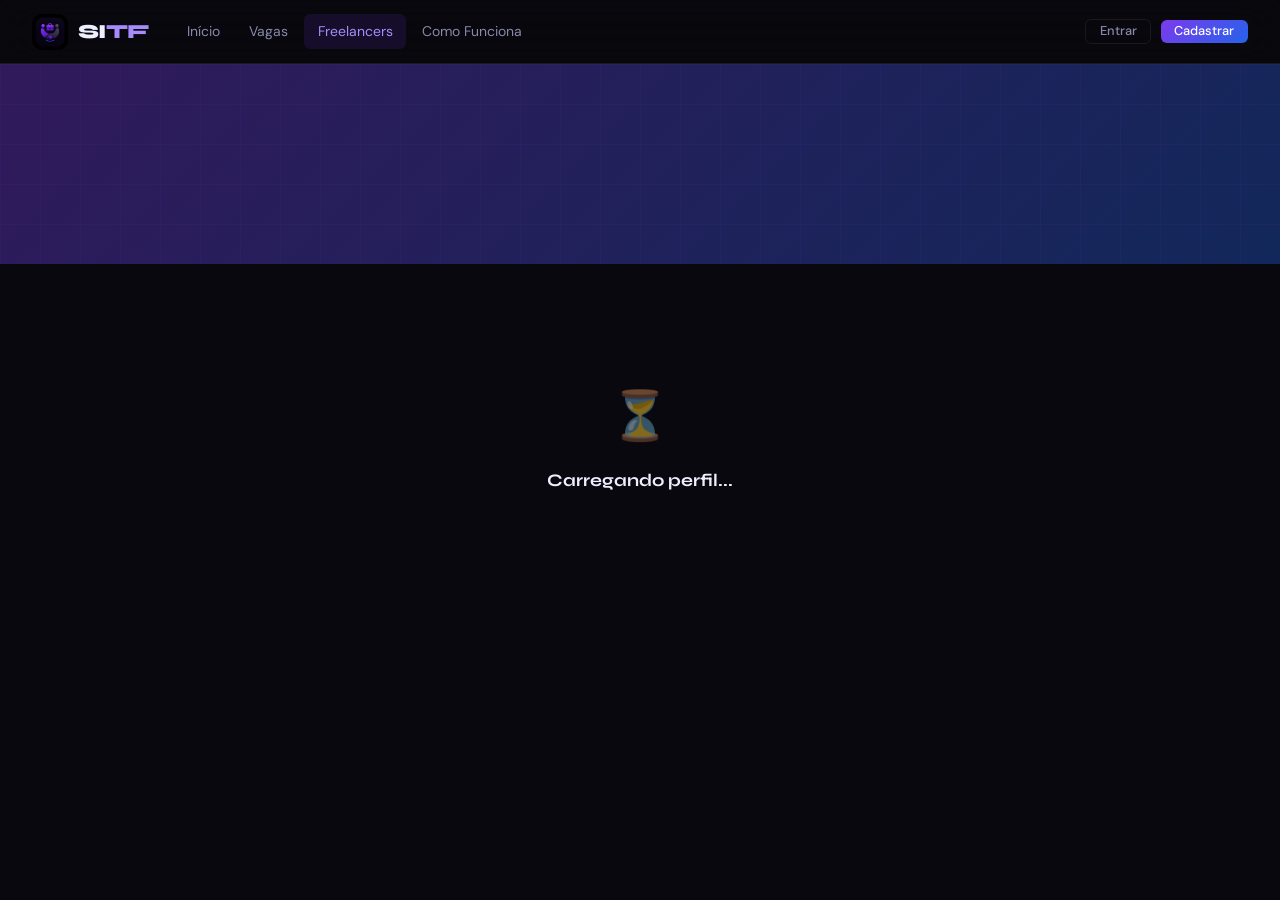
<file: SITF_EDITAVEL/perfil.html>
<!DOCTYPE html>
<html lang="pt-BR">
<head>
<meta charset="UTF-8"><meta name="viewport" content="width=device-width,initial-scale=1">
<title>Perfil – SITF</title>
<link rel="icon" type="image/png" sizes="32x32" href="assets/img/icon_guia.png">
<link rel="preconnect" href="https://fonts.googleapis.com">
<link href="https://fonts.googleapis.com/css2?family=Syne:wght@400;600;700;800&family=DM+Sans:ital,opsz,wght@0,9..40,300;0,9..40,400;0,9..40,500;1,9..40,300&display=swap" rel="stylesheet">
<link rel="stylesheet" href="styles.css">
<style>
.perfil-page { padding-top: var(--nav-h); }
.cover {
  height: 200px;
  background: linear-gradient(135deg, rgba(124,58,237,0.35), rgba(37,99,235,0.35));
  position: relative;
}
.cover-overlay {
  position:absolute;inset:0;
  background-image: linear-gradient(rgba(124,58,237,0.06) 1px,transparent 1px),
                    linear-gradient(90deg,rgba(124,58,237,0.06) 1px,transparent 1px);
  background-size:40px 40px;
}
.perfil-body { max-width:900px; margin:0 auto; padding:0 2rem 4rem; }
.perfil-card {
  background:var(--card); border:1px solid var(--border2);
  border-radius:var(--radius-lg); margin-top:-60px;
  padding:1.75rem; position:relative;
}
.avatar-pull {
  margin-top:-80px; margin-bottom:1rem;
  display:inline-block;
}
.perfil-avatar {
  width:100px; height:100px; border-radius:50%;
  display:flex;align-items:center;justify-content:center;
  font-size:2.2rem;font-weight:800;color:#fff;
  font-family:"Syne",sans-serif;
  border:4px solid var(--card);
  box-shadow:0 0 0 2px rgba(124,58,237,0.4);
}
.perfil-name { font-size:1.6rem;font-weight:800;margin-bottom:0.2rem; }
.perfil-role { color:var(--purple-light);font-size:0.95rem;margin-bottom:0.5rem; }
.perfil-meta { display:flex;gap:1.5rem;flex-wrap:wrap;font-size:0.85rem;color:var(--text-muted);margin-bottom:1.25rem; }
.perfil-meta span { display:flex;align-items:center;gap:0.3rem; }
.perfil-actions { display:flex;gap:0.75rem;flex-wrap:wrap;margin-top:1.25rem; }
.perfil-grid { display:grid;grid-template-columns:1fr 320px;gap:1.5rem;margin-top:1.5rem; }
.section-card { background:var(--card);border:1px solid var(--border2);border-radius:var(--radius);padding:1.5rem;margin-bottom:1.25rem; }
.section-card h3 { font-size:0.9rem;font-weight:700;margin-bottom:1rem;padding-bottom:0.75rem;border-bottom:1px solid var(--border2); }
.skill-list { display:flex;gap:0.4rem;flex-wrap:wrap; }
.stat-pills { display:grid;grid-template-columns:1fr 1fr;gap:0.75rem; }
.stat-pill { background:var(--dark3);border-radius:var(--radius-sm);padding:1rem;text-align:center; }
.stat-pill strong { display:block;font-size:1.4rem;font-weight:800;font-family:"Syne",sans-serif; }
.stat-pill span { font-size:0.75rem;color:var(--text-muted); }
.review-item { padding:1rem 0;border-bottom:1px solid var(--border2); }
.review-item:last-child { border-bottom:none;padding-bottom:0; }
.share-btn { background:var(--dark3);border:1px solid var(--border2);border-radius:var(--radius-sm);padding:0.5rem 1rem;font-size:0.82rem;color:var(--text-muted);cursor:pointer;transition:0.2s;display:flex;align-items:center;gap:0.4rem; }
.share-btn:hover { color:var(--text);border-color:rgba(255,255,255,0.15); }
.not-found { text-align:center;padding:5rem 2rem; }
@media(max-width:768px){ .perfil-grid{ grid-template-columns:1fr; } }
</style>
</head>
<body>
<div class="scroll-progress"><div class="scroll-bar" id="scrollBar"></div></div>

<nav class="navbar">
  <a href="index.html" class="nav-logo">
    <img src="assets/img/logo.jpeg" alt="SITF Logo">
    <span class="sitf-text">SI<span>TF</span></span>
  </a>
  <div class="nav-links">
    <a href="index.html">Início</a>
    <a href="vagas.html">Vagas</a>
    <a href="freelancers.html" class="active">Freelancers</a>
    <a href="como-funciona.html">Como Funciona</a>
  </div>
  <div class="nav-spacer"></div>
  <div class="nav-actions" id="navUserArea">
    <button class="btn btn-ghost btn-sm" onclick="openModal('login')">Entrar</button>
    <button class="btn btn-primary btn-sm" onclick="openModal('register')">Cadastrar</button>
  </div>
  <button class="hamburger" onclick="toggleDrawer()"><span></span><span></span><span></span></button>
</nav>

<div class="mobile-drawer" id="mobileDrawer">
  <a href="index.html" onclick="toggleDrawer()">🏠 Início</a>
  <a href="vagas.html" onclick="toggleDrawer()">🔍 Vagas</a>
  <a href="freelancers.html" onclick="toggleDrawer()">👥 Freelancers</a>
  <a href="como-funciona.html" onclick="toggleDrawer()">📋 Como Funciona</a>
  <div class="sep"></div>
  <a href="empregador.html" onclick="toggleDrawer()">🏢 Área do Empregador</a>
  <a href="freelancer.html" onclick="toggleDrawer()">💼 Área do Freelancer</a>
  <div class="sep"></div>
  <button class="btn btn-ghost btn-full" onclick="openModal('login');toggleDrawer()">Entrar</button>
  <button class="btn btn-primary btn-full" onclick="openModal('register');toggleDrawer()">Cadastrar-se</button>
</div>

<div class="perfil-page" id="perfilPage">
  <div class="cover"><div class="cover-overlay"></div></div>
  <div class="perfil-body">
    <div id="perfilContent">
      <div class="empty-state" style="margin-top:3rem">
        <div class="empty-state-icon">⏳</div>
        <h3>Carregando perfil...</h3>
      </div>
    </div>
  </div>
</div>

<div id="modalsContainer"></div>
<div class="toast" id="toast"><span class="toast-icon" id="toastIcon">✅</span><span id="toastMsg"></span></div>

<script src="shared.js"></script>
<script>
document.getElementById('modalsContainer').innerHTML = buildAuthModal();

// Update nav for logged-in user
const me = SITF.getUser();
if (me) {
  const na = document.getElementById('navUserArea');
  if (na) na.innerHTML = `<span style="font-size:0.82rem;color:var(--text-muted)">${me.nome}</span>
    <a href="${me.tipo==='empregador'?'empregador':'freelancer'}.html" class="btn btn-primary btn-sm">Meu Painel</a>`;
}

// Get user id from URL ?id=xxx
const params = new URLSearchParams(window.location.search);
const uid = params.get('id');

function renderPerfil(user) {
  const avals = SITF.getAvaliacoes().filter(a => a.avaliadoId === user.id && a.tipo === 'empregador_avalia_freelancer');
  const allUsers = SITF.getUsers();
  const avg = avals.length ? (avals.reduce((s,a)=>s+a.nota,0)/avals.length) : (user.rating || 0);
  const avgStr = avg ? avg.toFixed(1) : '–';
  
  // Avatar com foto real se disponível
const ${avatarEl} = user.foto
  ? `<div class="perfil-avatar" style="overflow:hidden;border:4px solid var(--card);box-shadow:0 0 0 2px rgba(124,58,237,0.4)">
       <img src="${user.foto}" style="width:100%;height:100%;object-fit:cover;border-radius:50%">
     </div>`
  : `<div class="perfil-avatar" style="background:${avatarColor(user.nome)};border:4px solid var(--card);box-shadow:0 0 0 2px rgba(124,58,237,0.4)">
       ${initials(user.nome)}
     </div>`;

  document.title = user.nome + ' – SITF';

  document.getElementById('perfilContent').innerHTML = `
    <div class="perfil-card">
      <div class="avatar-pull">
        <div class="perfil-avatar" style="background:${col}">${initials(user.nome)}</div>
      </div>
      <div style="display:flex;justify-content:space-between;align-items:flex-start;flex-wrap:wrap;gap:1rem">
        <div>
          <div class="perfil-name">${user.nome}</div>
          <div class="perfil-role">${user.bio ? user.bio.split('.')[0] : 'Freelancer'}</div>
          <div class="perfil-meta">
            ${user.cidade ? `<span>📍 ${user.cidade}${user.estado?', '+user.estado:''}</span>` : ''}
            ${user.rate ? `<span>💰 R$ ${user.rate}/${user.rateType||'hora'}</span>` : ''}
            ${user.online ? '<span style="color:var(--green)">● Online agora</span>' : '<span>○ Offline</span>'}
            ${avg ? `<span style="color:var(--amber)">${starsHTML(Math.round(avg))} ${avgStr} (${avals.length} avaliações)</span>` : ''}
          </div>
        </div>
        <div style="display:flex;gap:0.5rem;flex-wrap:wrap;align-items:flex-start">
          <button class="share-btn" onclick="compartilhar()">🔗 Compartilhar perfil</button>
        </div>
      </div>
      <div class="perfil-actions">
        <button class="btn btn-primary btn-lg" onclick="enviarMensagem('${user.id}','${user.nome}')">💬 Enviar mensagem</button>
        <button class="btn btn-outline btn-lg" onclick="verVagas()">🔍 Ver vagas compatíveis</button>
      </div>
    </div>

    <div class="perfil-grid">
      <!-- COLUNA PRINCIPAL -->
      <div>
        ${user.bio ? `
        <div class="section-card">
          <h3>👤 Sobre mim</h3>
          <p style="font-size:0.9rem;color:var(--text-muted);line-height:1.75">${user.bio}</p>
        </div>` : ''}

        ${(user.telefone || user.email_contato) ? `
        <div class="section-card">
          <h3>📞 Contato</h3>
          ${user.telefone ? `
            <div style="display:flex;align-items:center;gap:0.6rem;margin-bottom:0.6rem;font-size:0.875rem">
              <img src="assets/img/telefone.png" style="width:16px;height:16px">
              <span style="color:var(--text-muted)">${user.telefone}</span>
            </div>` : ''}
          ${user.email_contato ? `
            <div style="display:flex;align-items:center;gap:0.6rem;font-size:0.875rem">
              <img src="assets/img/email.png" style="width:16px;height:16px">
              <span style="color:var(--text-muted)">${user.email_contato}</span>
            </div>` : ''}
        </div>` : ''}

        ${(user.skills||[]).length ? `
        <div class="section-card">
          <h3>🛠️ Habilidades</h3>
          <div class="skill-list">
            ${user.skills.map(s=>`<span class="chip" style="font-size:0.82rem;padding:0.3rem 0.8rem">${s}</span>`).join('')}
          </div>
        </div>` : ''}

        <div class="section-card">
          <h3>⭐ Avaliações (${avals.length})</h3>
          ${avals.length ? avals.map(a => {
            const avaliador = allUsers.find(u=>u.id===a.avaliadorId);
            return `<div class="review-item">
              <div style="display:flex;align-items:center;gap:0.65rem;margin-bottom:0.5rem">
                ${avaliador ? avatarHTML(avaliador.nome,'sm') : ''}
                <div>
                  <div style="font-size:0.85rem;font-weight:600">${avaliador?avaliador.nome:'Empregador'}</div>
                  <div style="font-size:0.68rem;color:var(--text-dim)">${timeAgo(a.criado)}</div>
                </div>
                <div style="margin-left:auto;color:var(--amber);font-size:0.85rem">${starsHTML(a.nota)}</div>
              </div>
              <p style="font-size:0.85rem;color:var(--text-muted);font-style:italic;line-height:1.6">"${a.comentario}"</p>
            </div>`;
          }).join('') : '<p style="font-size:0.85rem;color:var(--text-muted)">Nenhuma avaliação ainda.</p>'}
        </div>
      </div>

      <div id="historicoSection"></div>

      // Carregar histórico
SITF.getHistorico({ freelancer_id: user.id }).then(hist => {
  if (!Array.isArray(hist) || !hist.length) return;
  const histEl = document.getElementById('historicoSection');
  if (!histEl) return;
  histEl.innerHTML = `
  
    <div class="section-card">
      <h3>📁 Histórico de Serviços</h3>
      ${hist.map(h => `
        <div style="padding:0.85rem;background:var(--dark3);border-radius:var(--radius-sm);margin-bottom:0.6rem">
          <div style="display:flex;justify-content:space-between;align-items:center;margin-bottom:0.35rem">
            <div style="font-weight:600;font-size:0.875rem">${h.titulo||'Serviço'}</div>
            <span class="badge ${h.status==='concluido'?'badge-remote':'badge-new'}">${h.status}</span>
          </div>
          <div style="font-size:0.78rem;color:var(--text-muted)">${h.empregador_nome||'Empregador'} · ${timeAgo(h.criado_em)}</div>
          ${h.valor ? `<div style="font-size:0.82rem;color:var(--purple-light);margin-top:0.25rem">R$ ${h.valor}</div>` : ''}
        </div>`).join('')}
    </div>`;
}).catch(() => {});

      <!-- COLUNA LATERAL -->
      <div>
        <div class="section-card">
          <h3>📊 Estatísticas</h3>
          <div class="stat-pills">
            <div class="stat-pill"><strong>${user.projetos||0}</strong><span>Projetos</span></div>
            <div class="stat-pill"><strong>${avals.length||user.reviews||0}</strong><span>Avaliações</span></div>
            <div class="stat-pill"><strong>${avgStr}</strong><span>Nota média</span></div>
            <div class="stat-pill"><strong>${user.rate?'R$ '+user.rate:'–'}</strong><span>Por ${user.rateType||'hora'}</span></div>
          </div>
        </div>

        ${user.portfolio ? `
        <div class="section-card">
          <h3>🔗 Links</h3>
          <a href="https://${user.portfolio}" target="_blank" style="font-size:0.85rem;color:var(--purple-light);word-break:break-all">🌐 ${user.portfolio}</a>
        </div>` : ''}

        <div class="section-card">
          <h3>📍 Localização</h3>
          <p style="font-size:0.875rem;color:var(--text-muted)">${user.cidade||'Brasil'}${user.estado?', '+user.estado:''}</p>
          <div style="margin-top:0.75rem">
            <span class="badge ${user.online?'badge-remote':'badge-closed'}">${user.online?'● Disponível agora':'○ Indisponível'}</span>
          </div>
        </div>

        <div style="text-align:center;padding:1rem">
          <p style="font-size:0.75rem;color:var(--text-dim)">Perfil verificado no</p>
          <div class="nav-logo" style="justify-content:center;margin-top:0.4rem;font-size:1rem">
            <img src="assets/img/logo.jpeg" alt="SITF Logo">
            <span class="sitf-text">SI<span>TF</span></span>
          </div>
        </div>
      </div>
    </div>`;
}

function renderNotFound() {
  document.getElementById('perfilContent').innerHTML = `
    <div class="not-found">
      <div style="font-size:4rem;margin-bottom:1rem">😕</div>
      <h2 style="font-size:1.5rem;font-weight:800;margin-bottom:0.75rem">Perfil não encontrado</h2>
      <p style="color:var(--text-muted);margin-bottom:2rem">O usuário que você está procurando não existe ou foi removido.</p>
      <div style="display:flex;gap:0.75rem;justify-content:center;flex-wrap:wrap">
        <a href="freelancers.html" class="btn btn-primary btn-lg">Ver todos os freelancers</a>
        <a href="index.html" class="btn btn-ghost btn-lg">Voltar ao início</a>
      </div>
    </div>`;
}

function enviarMensagem(id, nome) {
  const user = SITF.getUser();
  if (!user) { openModal('login'); showToast('Faça login para enviar mensagem.','warn'); return; }
  showToast(`Abrindo chat com ${nome}...`,'info');
  setTimeout(() => {
    window.location.href = (user.tipo==='empregador'?'empregador':'freelancer') + '.html#chat';
  }, 800);
}

function verVagas() {
  window.location.href = 'vagas.html';
}

function compartilhar() {
  const url = window.location.href;
  if (navigator.clipboard) {
    navigator.clipboard.writeText(url).then(() => showToast('Link copiado para a área de transferência! 🔗','success'));
  } else {
    showToast('URL: ' + url,'info');
  }
}

// Load profile
if (uid) {
  const users = SITF.getUsers();
  const user = users.find(u => u.id === uid && u.tipo === 'freelancer');
  if (user) renderPerfil(user);
  else renderNotFound();
} else {
  renderNotFound();
}
</script>
</body>
</html>
</file>
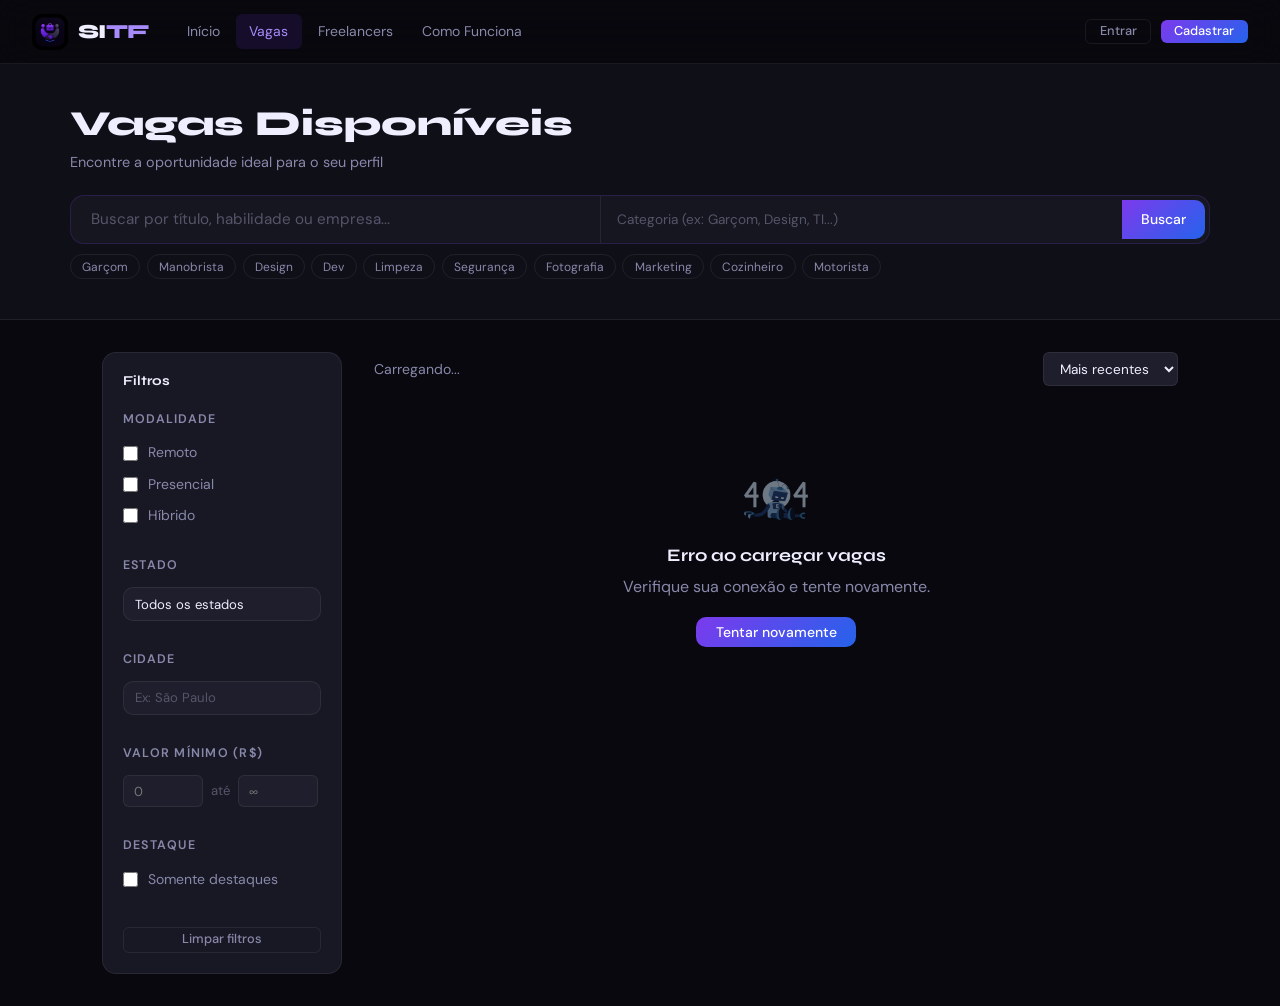
<file: SITF_EDITAVEL/vagas.html>
<!DOCTYPE html>
<html lang="pt-BR">
<head>
<meta charset="UTF-8"><meta name="viewport" content="width=device-width,initial-scale=1">
<title>Vagas – SITF</title>
<link rel="icon" type="image/png" sizes="32x32" href="assets/img/icon_guia.png">
<link rel="preconnect" href="https://fonts.googleapis.com">
<link href="https://fonts.googleapis.com/css2?family=Syne:wght@400;600;700;800&family=DM+Sans:ital,opsz,wght@0,9..40,300;0,9..40,400;0,9..40,500;1,9..40,300&display=swap" rel="stylesheet">
<link rel="stylesheet" href="styles.css">
<style>
.vagas-page { padding-top: var(--nav-h); }
.vagas-hero { background:var(--dark); padding:2.5rem 2rem; border-bottom:1px solid var(--border2); }
.vagas-hero h1 { font-size:clamp(1.5rem,3vw,2.2rem); font-weight:800; margin-bottom:0.4rem; }
.vagas-layout { display:flex; gap:2rem; max-width:1140px; margin:0 auto; padding:2rem; align-items:flex-start; }
.filters-panel { width:240px; flex-shrink:0; position:sticky; top:calc(var(--nav-h) + 1rem); }
.filters-body { background:var(--card); border:1px solid var(--border2); border-radius:var(--radius); padding:1.25rem; }
.vagas-main { flex:1; min-width:0; }
.vagas-toolbar { display:flex; justify-content:space-between; align-items:center; margin-bottom:1.25rem; flex-wrap:wrap; gap:0.75rem; }
.vagas-count { font-size:0.88rem; color:var(--text-muted); }
.sort-select { background:var(--dark3); border:1px solid var(--border2); border-radius:var(--radius-xs); padding:0.4rem 0.75rem; color:var(--text); font-size:0.85rem; outline:none; }
.vagas-grid { display:grid; grid-template-columns:1fr; gap:1rem; }
.vaga-card-full { padding:1.35rem; display:flex; gap:1.25rem; align-items:flex-start; position:relative; overflow:hidden; }
.vaga-card-full .company-logo { width:48px; height:48px; border-radius:var(--radius-xs); display:flex; align-items:center; justify-content:center; font-size:1.15rem; font-weight:800; color:#fff; flex-shrink:0; }
.vaga-card-body { flex:1; min-width:0; }
.vaga-card-right { display:flex; flex-direction:column; align-items:flex-end; gap:0.6rem; flex-shrink:0; }
.vaga-price-big { font-size:1.1rem; font-weight:800; color:var(--text); }
.vaga-price-big sub { font-size:0.72rem; font-weight:400; color:var(--text-muted); }
.tag-list { display:flex; gap:0.35rem; flex-wrap:wrap; margin-top:0.6rem; }
.pagination { display:flex; gap:0.5rem; justify-content:center; margin-top:2rem; flex-wrap:wrap; }
@media(max-width:900px){ .vagas-layout{ flex-direction:column; padding:1.25rem; } .filters-panel{ width:100%; position:static; } }
@media(max-width:560px){ .vaga-card-full{ flex-direction:column; } .vaga-card-right{ align-items:flex-start; flex-direction:row; flex-wrap:wrap; } }
</style>
</head>
<body>
<div class="scroll-progress"><div class="scroll-bar" id="scrollBar"></div></div>

<nav class="navbar">
  <a href="index.html" class="nav-logo">
    <img src="assets/img/logo.jpeg" alt="SITF Logo">
    <span class="sitf-text">SI<span>TF</span></span>
  </a>
  <div class="nav-links">
    <a href="index.html">Início</a>
    <a href="vagas.html" class="active">Vagas</a>
    <a href="freelancers.html">Freelancers</a>
    <a href="como-funciona.html">Como Funciona</a>
  </div>
  <div class="nav-spacer"></div>
  <div class="nav-actions" id="navUserArea">
    <button class="btn btn-ghost btn-sm" onclick="openModal('login')">Entrar</button>
    <button class="btn btn-primary btn-sm" onclick="openModal('register')">Cadastrar</button>
  </div>
  <button class="hamburger" onclick="toggleDrawer()"><span></span><span></span><span></span></button>
</nav>

<div class="mobile-drawer" id="mobileDrawer">
  <a href="index.html" onclick="toggleDrawer()">Início</a>
  <a href="vagas.html" onclick="toggleDrawer()">Vagas</a>
  <a href="freelancers.html" onclick="toggleDrawer()">Freelancers</a>
  <a href="como-funciona.html" onclick="toggleDrawer()">Como Funciona</a>
  <div class="sep"></div>
  <a href="empregador.html" onclick="toggleDrawer()">Área do Empregador</a>
  <a href="freelancer.html" onclick="toggleDrawer()">Área do Freelancer</a>
  <div class="sep"></div>
  <button class="btn btn-ghost btn-full" onclick="openModal('login');toggleDrawer()">Entrar</button>
  <button class="btn btn-primary btn-full" onclick="openModal('register');toggleDrawer()">Cadastrar</button>
</div>

<div class="vagas-page">
  <div class="vagas-hero">
    <div class="container">
      <h1>Vagas Disponíveis</h1>
      <p style="color:var(--text-muted);font-size:0.9rem">Encontre a oportunidade ideal para o seu perfil</p>
      <div style="margin-top:1.25rem">
        <div class="search-bar">
          <input type="text" id="searchInput" placeholder="Buscar por título, habilidade ou empresa...">
          <div class="divider-v"></div>
          <input type="text" id="searchCat" placeholder="Categoria (ex: Garçom, Design, TI...)"
            style="background:transparent;border:none;outline:none;padding:0.5rem 1rem;color:var(--text);font-family:inherit;font-size:0.85rem;min-width:200px">
          <button class="btn btn-primary" onclick="applyFilters()">Buscar</button>
        </div>
        <div class="filter-tags" id="quickTags">
          <button class="filter-tag" onclick="quickSearch('Garçom')">Garçom</button>
          <button class="filter-tag" onclick="quickSearch('Manobrista')">Manobrista</button>
          <button class="filter-tag" onclick="quickSearch('Design')">Design</button>
          <button class="filter-tag" onclick="quickSearch('Desenvolvimento')">Dev</button>
          <button class="filter-tag" onclick="quickSearch('Limpeza')">Limpeza</button>
          <button class="filter-tag" onclick="quickSearch('Segurança')">Segurança</button>
          <button class="filter-tag" onclick="quickSearch('Fotografia')">Fotografia</button>
          <button class="filter-tag" onclick="quickSearch('Marketing')">Marketing</button>
          <button class="filter-tag" onclick="quickSearch('Cozinheiro')">Cozinheiro</button>
          <button class="filter-tag" onclick="quickSearch('Motorista')">Motorista</button>
        </div>
      </div>
    </div>
  </div>

  <div class="vagas-layout">
    <aside class="filters-panel">
      <div class="filters-body">
        <h3 style="font-size:0.85rem;font-weight:700;margin-bottom:1.25rem">Filtros</h3>

        <div class="filter-block">
          <div class="filter-block-title">Modalidade</div>
          <label class="filter-check"><input type="checkbox" value="Remoto" onchange="applyFilters()"> Remoto</label>
          <label class="filter-check"><input type="checkbox" value="Presencial" onchange="applyFilters()"> Presencial</label>
          <label class="filter-check"><input type="checkbox" value="Híbrido" onchange="applyFilters()"> Híbrido</label>
        </div>

        <div class="filter-block">
          <div class="filter-block-title">Estado</div>
          <select class="form-control" id="filterEstado" onchange="applyFilters()" style="font-size:0.82rem;padding:0.45rem 0.7rem">
            <option value="">Todos os estados</option>
            <option>SP</option><option>RJ</option><option>MG</option><option>RS</option>
            <option>PR</option><option>SC</option><option>BA</option><option>CE</option>
            <option>GO</option><option>DF</option><option>PE</option><option>AM</option>
          </select>
        </div>

        <div class="filter-block">
          <div class="filter-block-title">Cidade</div>
          <input class="form-control" type="text" id="filterCidade"
            placeholder="Ex: São Paulo" oninput="applyFilters()"
            style="font-size:0.82rem;padding:0.45rem 0.7rem">
        </div>

        <div class="filter-block">
          <div class="filter-block-title">Valor mínimo (R$)</div>
          <div class="price-range">
            <input type="number" id="filterMin" placeholder="0" min="0" oninput="applyFilters()">
            <span>até</span>
            <input type="number" id="filterMax" placeholder="∞" min="0" oninput="applyFilters()">
          </div>
        </div>

        <div class="filter-block">
          <div class="filter-block-title">Destaque</div>
          <label class="filter-check">
            <input type="checkbox" id="filterDestaque" onchange="applyFilters()"> Somente destaques
          </label>
        </div>

        <button class="btn btn-ghost btn-full btn-sm" onclick="clearFilters()" style="margin-top:0.5rem">
          Limpar filtros
        </button>
      </div>
    </aside>

    <main class="vagas-main">
      <div class="vagas-toolbar">
        <span class="vagas-count" id="vagasCount">Carregando...</span>
        <select class="sort-select" id="sortSelect" onchange="applyFilters()">
          <option value="recente">Mais recentes</option>
          <option value="preco_asc">Menor valor</option>
          <option value="preco_desc">Maior valor</option>
          <option value="destaque">Em destaque</option>
        </select>
      </div>
      <div class="vagas-grid" id="vagasGrid">
        <div class="empty-state">
          <img src="assets/animacao/loading.gif" alt="Carregando" style="width:48px;margin:0 auto 1rem">
          <h3>Carregando vagas...</h3>
        </div>
      </div>
      <div class="pagination" id="pagination"></div>
    </main>
  </div>
</div>

<div id="modalsContainer"></div>
<div class="toast" id="toast"><span class="toast-icon" id="toastIcon">✅</span><span id="toastMsg"></span></div>

<!-- MODAL DETALHE DA VAGA -->
<div class="modal-backdrop" id="modalVaga">
  <div class="modal-box modal-box-wide">
    <div class="modal-header">
      <div>
        <h3 class="modal-title" id="mvTitle">Título da Vaga</h3>
        <p class="modal-subtitle" id="mvEmpresa">Empresa</p>
      </div>
      <button class="modal-close" onclick="document.getElementById('modalVaga').classList.remove('open')">✕</button>
    </div>
    <div id="mvBody"></div>
  </div>
</div>

<script src="shared.js"></script>
<script>
document.getElementById('modalsContainer').innerHTML = buildAuthModal();

// Atualiza nav se logado
const _user = SITF.getUser();
if (_user) {
  const na = document.getElementById('navUserArea');
  if (na) na.innerHTML = `
    <span style="font-size:0.82rem;color:var(--text-muted)">${_user.nome}</span>
    <a href="${_user.tipo === 'empregador' ? 'empregador' : 'freelancer'}.html" class="btn btn-primary btn-sm">Meu Painel</a>
    <button class="btn btn-danger btn-sm" onclick="SITF.clearUser();location.reload()">Sair</button>`;
}

const PER_PAGE = 8;
let currentPage = 1;
let filteredVagas = [];
let todasVagas = [];

function getFilters() {
  const modChecked = [...document.querySelectorAll('.filter-check input[type=checkbox]:checked')]
    .map(c => c.value).filter(v => v !== 'destaque');
  return {
    q:          (document.getElementById('searchInput')?.value || '').toLowerCase().trim(),
    cat:        (document.getElementById('searchCat')?.value || '').toLowerCase().trim(),
    modalidades: modChecked,
    estado:     document.getElementById('filterEstado')?.value || '',
    cidade:     (document.getElementById('filterCidade')?.value || '').toLowerCase().trim(),
    min:        parseFloat(document.getElementById('filterMin')?.value) || 0,
    max:        parseFloat(document.getElementById('filterMax')?.value) || Infinity,
    destaque:   document.getElementById('filterDestaque')?.checked || false,
    sort:       document.getElementById('sortSelect')?.value || 'recente',
  };
}

function applyFilters() {
  const f = getFilters();
  let vagas = [...todasVagas];

  if (f.q) vagas = vagas.filter(v =>
    v.titulo.toLowerCase().includes(f.q) ||
    v.empresa.toLowerCase().includes(f.q) ||
    (v.tags||[]).some(t => t.toLowerCase().includes(f.q)) ||
    (v.descricao||'').toLowerCase().includes(f.q)
  );

  if (f.cat) vagas = vagas.filter(v =>
    (v.categoria||'').toLowerCase().includes(f.cat)
  );

  if (f.modalidades.length) vagas = vagas.filter(v => f.modalidades.includes(v.modalidade));

  if (f.estado) vagas = vagas.filter(v =>
    v.estado === f.estado || v.cidade === 'Nacional'
  );

  if (f.cidade) vagas = vagas.filter(v =>
    (v.cidade||'').toLowerCase().includes(f.cidade) || v.cidade === 'Nacional'
  );

  if (f.min) vagas = vagas.filter(v => parseFloat(v.preco) >= f.min);
  if (f.max !== Infinity) vagas = vagas.filter(v => parseFloat(v.preco) <= f.max);
  if (f.destaque) vagas = vagas.filter(v => v.destaque == 1);

  if (f.sort === 'recente')    vagas.sort((a,b) => new Date(b.criado_em) - new Date(a.criado_em));
  else if (f.sort === 'preco_asc')  vagas.sort((a,b) => a.preco - b.preco);
  else if (f.sort === 'preco_desc') vagas.sort((a,b) => b.preco - a.preco);
  else if (f.sort === 'destaque')   vagas.sort((a,b) => (b.destaque||0) - (a.destaque||0));

  filteredVagas = vagas;
  currentPage = 1;
  renderVagas();
}

function quickSearch(term) {
  document.getElementById('searchCat').value = term;
  applyFilters();
  // mark active tag
  document.querySelectorAll('.filter-tag').forEach(t => {
    t.classList.toggle('active', t.textContent.trim() === term);
  });
}

function clearFilters() {
  document.getElementById('searchInput').value = '';
  document.getElementById('searchCat').value = '';
  document.getElementById('filterEstado').value = '';
  document.getElementById('filterCidade').value = '';
  document.getElementById('filterMin').value = '';
  document.getElementById('filterMax').value = '';
  document.getElementById('filterDestaque').checked = false;
  document.querySelectorAll('.filter-check input[type=checkbox]').forEach(c => c.checked = false);
  document.querySelectorAll('.filter-tag').forEach(t => t.classList.remove('active'));
  applyFilters();
}

function modalidadeBadge(m) {
  const map = { 'Remoto':'badge-remote', 'Presencial':'badge-presencial', 'Híbrido':'badge-hibrido' };
  return `<span class="badge ${map[m]||'badge-new'}">${m}</span>`;
}

function renderVagas() {
  const grid = document.getElementById('vagasGrid');
  const total = filteredVagas.length;
  document.getElementById('vagasCount').textContent =
    total + ' vaga' + (total !== 1 ? 's' : '') + ' encontrada' + (total !== 1 ? 's' : '');

  const page = filteredVagas.slice((currentPage-1)*PER_PAGE, currentPage*PER_PAGE);

  if (!page.length) {
    grid.innerHTML = `
      <div class="empty-state">
        <img src="assets/img/sem-resultado.png" alt="Sem resultados" style="width:80px;margin:0 auto 1rem;opacity:0.5">
        <h3>Nenhuma vaga encontrada</h3>
        <p>Tente ajustar os filtros ou usar outros termos.</p>
        <button class="btn btn-outline" style="margin-top:1rem" onclick="clearFilters()">Limpar filtros</button>
      </div>`;
    document.getElementById('pagination').innerHTML = '';
    return;
  }

  grid.innerHTML = page.map(v => {
    const tags = Array.isArray(v.tags) ? v.tags : (v.tags||'').split(',').filter(Boolean);
    return `
    <div class="card card-hover vaga-card-full" onclick="openVaga('${v.id}')">
      ${v.destaque == 1 ? '<div style="position:absolute;top:0;left:0;right:0;height:3px;background:linear-gradient(90deg,var(--purple),var(--blue))"></div>' : ''}
      <div class="company-logo" style="background:${avatarColor(v.empresa)}">${initials(v.empresa)}</div>
      <div class="vaga-card-body">
        <div style="display:flex;align-items:center;gap:0.5rem;flex-wrap:wrap;margin-bottom:0.35rem">
          <span style="font-size:0.78rem;color:var(--text-muted)">${v.empresa}</span>
          ${v.destaque == 1 ? '<span class="badge badge-featured">Destaque</span>' : ''}
          ${modalidadeBadge(v.modalidade)}
          <span style="font-size:0.75rem;color:var(--text-dim)">${timeAgo(v.criado_em)}</span>
        </div>
        <div style="font-size:1rem;font-weight:700;margin-bottom:0.2rem">${v.titulo}</div>
        <div style="font-size:0.78rem;color:var(--text-muted);margin-bottom:0.6rem">
          📍 ${v.cidade||''}${v.estado?', '+v.estado:''} · ${v.categoria||'Outros'}
        </div>
        <p style="font-size:0.83rem;color:var(--text-muted);line-height:1.5;display:-webkit-box;-webkit-line-clamp:2;-webkit-box-orient:vertical;overflow:hidden">${v.descricao||''}</p>
        <div class="tag-list">${tags.map(t=>`<span class="chip">${t}</span>`).join('')}</div>
      </div>
      <div class="vaga-card-right">
        <div class="vaga-price-big">R$ ${v.preco}<sub>/${v.tipo_preco||'hora'}</sub></div>
        <span style="font-size:0.72rem;color:var(--text-dim)">${(v.candidatos||[]).length} candidato(s)</span>
        <button class="btn btn-primary btn-sm"
          onclick="event.stopPropagation();candidatar('${v.id}')">
          Candidatar →
        </button>
      </div>
    </div>`;
  }).join('');

  // Paginação
  const totalPages = Math.ceil(total / PER_PAGE);
  let pag = '';
  for (let i = 1; i <= totalPages; i++) {
    pag += `<button class="btn ${i===currentPage?'btn-primary':'btn-secondary'} btn-sm"
      onclick="goPage(${i})">${i}</button>`;
  }
  document.getElementById('pagination').innerHTML = pag;
}

function goPage(p) {
  currentPage = p;
  renderVagas();
  window.scrollTo({ top: 0, behavior: 'smooth' });
}

async function openVaga(id) {
  const v = todasVagas.find(x => x.id === id);
  if (!v) return;

  const todos = await SITF.getUsers();
  const emp   = todos.find(u => u.id === v.empregador_id);
  const avals = await SITF.getAvaliacoes({ avaliado_id: v.empregador_id, tipo: 'freelancer_avalia_empregador' });
  const avgRating = avals.length
    ? (avals.reduce((s,a) => s+parseInt(a.nota), 0) / avals.length).toFixed(1)
    : (emp?.rating || '–');

  const tags = Array.isArray(v.tags) ? v.tags : (v.tags||'').split(',').filter(Boolean);

  document.getElementById('mvTitle').textContent   = v.titulo;
  document.getElementById('mvEmpresa').textContent = `${v.empresa} · ${v.cidade||''}${v.estado?', '+v.estado:''}`;

  document.getElementById('mvBody').innerHTML = `
    <div style="display:grid;grid-template-columns:1fr 1fr;gap:1rem;margin-bottom:1.25rem;font-size:0.85rem">
      <div><span style="color:var(--text-muted)">Categoria:</span> <strong>${v.categoria||'Outros'}</strong></div>
      <div><span style="color:var(--text-muted)">Modalidade:</span> ${modalidadeBadge(v.modalidade)}</div>
      <div><span style="color:var(--text-muted)">Valor:</span> <strong style="color:var(--purple-light)">R$ ${v.preco}/${v.tipo_preco||'hora'}</strong></div>
      <div><span style="color:var(--text-muted)">Candidatos:</span> <strong>${(v.candidatos||[]).length}</strong></div>
    </div>
    <p style="font-size:0.88rem;line-height:1.7;color:var(--text-muted);margin-bottom:1.25rem">${v.descricao||''}</p>
    <div style="margin-bottom:1.25rem">
      <div style="font-size:0.78rem;color:var(--text-dim);margin-bottom:0.5rem;font-weight:600;text-transform:uppercase;letter-spacing:0.1em">Habilidades / Requisitos</div>
      <div style="display:flex;gap:0.4rem;flex-wrap:wrap">${tags.map(t=>`<span class="chip">${t}</span>`).join('')}</div>
    </div>
    ${emp ? `
      <div style="background:var(--dark3);border-radius:var(--radius-sm);padding:1rem;margin-bottom:1.25rem;display:flex;align-items:center;gap:0.85rem">
        ${avatarHTML(emp.nome,'md')}
        <div style="flex:1">
          <div style="font-weight:600;font-size:0.9rem">${emp.nome}</div>
          <div style="font-size:0.75rem;color:var(--text-muted)">${emp.bio||'Empregador verificado'}</div>
          <div style="font-size:0.8rem;color:var(--amber);margin-top:0.2rem">
            ${starsHTML(parseFloat(avgRating)||0)}
            <span style="color:var(--text-muted)">${avgRating} (${avals.length} avaliações)</span>
          </div>
        </div>
        <a href="perfil.html?id=${emp.id}" target="_blank" class="btn btn-ghost btn-sm">Ver perfil</a>
      </div>` : ''}
    <div style="display:flex;gap:0.75rem;flex-wrap:wrap">
      <button class="btn btn-primary btn-lg"
        onclick="candidatar('${v.id}');document.getElementById('modalVaga').classList.remove('open')">
        Me candidatar
      </button>
      <button class="btn btn-ghost btn-lg"
        onclick="document.getElementById('modalVaga').classList.remove('open')">
        Fechar
      </button>
    </div>`;

  document.getElementById('modalVaga').classList.add('open');
}

async function candidatar(vagaId) {
  const user = SITF.getUser();
  if (!user) { openModal('login'); showToast('Faça login para se candidatar.', 'warn'); return; }
  if (user.tipo !== 'freelancer') { showToast('Apenas freelancers podem se candidatar.', 'warn'); return; }

  const res = await SITF.createCandidatura({ vaga_id: vagaId, freelancer_id: user.id });
  if (res.erro) { showToast(res.erro, 'warn'); return; }

  showToast('Candidatura enviada com sucesso! 🎉', 'success');

  // Atualiza contador local
  const v = todasVagas.find(x => x.id === vagaId);
  if (v) {
    if (!Array.isArray(v.candidatos)) v.candidatos = [];
    v.candidatos.push(user.id);
  }
  renderVagas();
}

// Verifica parâmetro cat na URL
const urlParams = new URLSearchParams(window.location.search);
const catParam  = urlParams.get('cat');
if (catParam) document.getElementById('searchCat').value = catParam;

// Carrega vagas
(async () => {
  try {
    todasVagas = await SITF.getVagas();
    applyFilters();
  } catch(e) {
    document.getElementById('vagasGrid').innerHTML = `
      <div class="empty-state">
        <img src="assets/img/erro.png" alt="Erro" style="width:80px;margin:0 auto 1rem;opacity:0.5">
        <h3>Erro ao carregar vagas</h3>
        <p>Verifique sua conexão e tente novamente.</p>
        <button class="btn btn-primary" style="margin-top:1rem" onclick="location.reload()">Tentar novamente</button>
      </div>`;
  }
})();
</script>
</body>
</html>
</file>
<file: SITF_EDITAVEL/styles.css>
/* =========================================
   SITF – Sistema Integrado de Trabalho Freelancer
   styles.css – Design System Global
   ========================================= */

*, *::before, *::after { box-sizing: border-box; margin: 0; padding: 0; }

:root {
  --purple:       #7c3aed;
  --purple-dark:  #5b21b6;
  --purple-mid:   #6d28d9;
  --purple-light: #a78bfa;
  --purple-xlight:#ede9fe;
  --blue:         #2563eb;
  --blue-dark:    #1d4ed8;
  --blue-light:   #60a5fa;
  --blue-xlight:  #dbeafe;
  --black:        #08080e;
  --dark:         #0f0f18;
  --dark2:        #161620;
  --dark3:        #1e1e2c;
  --dark4:        #272738;
  --card:         #181825;
  --border:       rgba(124,58,237,0.2);
  --border2:      rgba(255,255,255,0.07);
  --border3:      rgba(255,255,255,0.04);
  --text:         #eeeeff;
  --text-muted:   #8888aa;
  --text-dim:     #55556a;
  --white:        #ffffff;
  --green:        #10b981;
  --amber:        #f59e0b;
  --red:          #ef4444;
  --radius-xs:    6px;
  --radius-sm:    10px;
  --radius:       14px;
  --radius-lg:    20px;
  --radius-xl:    28px;
  --shadow:       0 8px 32px rgba(0,0,0,0.5);
  --shadow-sm:    0 2px 12px rgba(0,0,0,0.3);
  --shadow-glow:  0 0 40px rgba(124,58,237,0.15);
  --nav-h:        64px;
}

html { scroll-behavior: smooth; font-size: 16px; }

body {
  font-family: 'DM Sans', sans-serif;
  background: var(--black);
  color: var(--text);
  line-height: 1.65;
  overflow-x: hidden;
  min-height: 100vh;
}

h1,h2,h3,h4,h5,h6 { font-family: 'Syne', sans-serif; line-height: 1.15; }

a { color: inherit; text-decoration: none; }
button { cursor: pointer; font-family: inherit; border: none; }
input, select, textarea { font-family: inherit; }
img { max-width: 100%; display: block; }
ul, ol { list-style: none; }

/* ---- SCROLLBAR ---- */
::-webkit-scrollbar { width: 6px; height: 6px; }
::-webkit-scrollbar-track { background: var(--dark); }
::-webkit-scrollbar-thumb { background: var(--dark4); border-radius: 3px; }
::-webkit-scrollbar-thumb:hover { background: var(--purple); }

/* ---- SCROLL PROGRESS ---- */
.scroll-progress {
  position: fixed; top: var(--nav-h); left: 0; right: 0; height: 2px; z-index: 99;
}
.scroll-bar {
  height: 100%;
  background: linear-gradient(90deg, var(--purple), var(--blue));
  width: 0%;
  transition: width 0.1s linear;
}

/* ---- NAVBAR ---- */
.navbar {
  position: fixed; top: 0; left: 0; right: 0; z-index: 200;
  height: var(--nav-h);
  background: rgba(8,8,14,0.88);
  backdrop-filter: blur(18px);
  border-bottom: 1px solid var(--border2);
  display: flex; align-items: center;
  padding: 0 2rem; gap: 1.5rem;
}

.nav-logo {
  display: flex; align-items: center; gap: 10px;
  font-family: 'Syne', sans-serif;
  font-size: 1.25rem; font-weight: 800;
  flex-shrink: 0;
  text-decoration: none; color: var(--text);
}

.nav-logo img {
  width: 36px; height: 36px;
  border-radius: 10px;
  object-fit: cover;
}

.nav-logo .sitf-text { letter-spacing: -0.03em; }
.nav-logo .sitf-text span { color: var(--purple-light); }

.nav-links {
  display: flex; align-items: center; gap: 2px; flex: 1;
}

.nav-links a {
  padding: 0.4rem 0.85rem;
  font-size: 0.875rem;
  color: var(--text-muted);
  border-radius: var(--radius-xs);
  transition: color 0.2s, background 0.2s;
  white-space: nowrap;
}

.nav-links a:hover { color: var(--text); background: var(--dark3); }
.nav-links a.active { color: var(--purple-light); background: rgba(124,58,237,0.12); }

.nav-spacer { flex: 1; }

.nav-actions {
  display: flex; align-items: center; gap: 0.6rem; flex-shrink: 0;
}

/* Role switcher pill */
.role-switcher {
  display: flex; align-items: center;
  background: var(--dark3); border-radius: 99px;
  padding: 3px; border: 1px solid var(--border2);
}

.role-btn {
  padding: 0.3rem 0.85rem; border-radius: 99px;
  font-size: 0.78rem; font-weight: 500;
  background: none; color: var(--text-muted);
  transition: all 0.2s;
}

.role-btn.active {
  background: linear-gradient(135deg, var(--purple), var(--blue));
  color: #fff;
}

/* Hamburger */
.hamburger {
  display: none;
  flex-direction: column; gap: 5px;
  background: none; padding: 4px;
  color: var(--text); margin-left: auto;
}

.hamburger span {
  display: block; width: 22px; height: 2px;
  background: currentColor; border-radius: 2px;
  transition: 0.3s;
}

/* Mobile drawer */
.mobile-drawer {
  display: none; position: fixed;
  top: var(--nav-h); left: 0; right: 0; bottom: 0;
  background: var(--dark); z-index: 190;
  flex-direction: column; padding: 1.5rem;
  gap: 0.5rem; overflow-y: auto;
}

.mobile-drawer.open { display: flex; }

.mobile-drawer a {
  padding: 0.85rem 1rem;
  border-bottom: 1px solid var(--border2);
  color: var(--text); font-size: 1rem;
  border-radius: var(--radius-xs);
}

.mobile-drawer a:hover { background: var(--dark3); }

.mobile-drawer .sep { height: 1px; background: var(--border2); margin: 0.5rem 0; }

/* ---- BUTTONS ---- */
.btn {
  display: inline-flex; align-items: center; gap: 0.4rem;
  padding: 0.5rem 1.2rem;
  border-radius: var(--radius-sm);
  font-size: 0.875rem; font-weight: 500;
  border: none; transition: all 0.18s; line-height: 1;
  white-space: nowrap;
}

.btn-primary {
  background: linear-gradient(135deg, var(--purple), var(--blue));
  color: #fff;
}
.btn-primary:hover {
  opacity: 0.88; transform: translateY(-1px);
  box-shadow: 0 6px 24px rgba(124,58,237,0.35);
}
.btn-primary:active { transform: translateY(0); }

.btn-secondary {
  background: var(--dark3); color: var(--text);
  border: 1px solid var(--border2);
}
.btn-secondary:hover { background: var(--dark4); border-color: rgba(255,255,255,0.12); }

.btn-ghost {
  background: transparent; color: var(--text-muted);
  border: 1px solid var(--border2);
}
.btn-ghost:hover { color: var(--text); border-color: rgba(255,255,255,0.15); background: var(--dark3); }

.btn-outline {
  background: transparent; color: var(--purple-light);
  border: 1px solid rgba(124,58,237,0.45);
}
.btn-outline:hover { background: rgba(124,58,237,0.1); border-color: var(--purple); }

.btn-danger {
  background: rgba(239,68,68,0.15); color: #f87171;
  border: 1px solid rgba(239,68,68,0.3);
}
.btn-danger:hover { background: rgba(239,68,68,0.25); }

.btn-success {
  background: rgba(16,185,129,0.15); color: #34d399;
  border: 1px solid rgba(16,185,129,0.3);
}
.btn-success:hover { background: rgba(16,185,129,0.25); }

.btn-sm { padding: 0.35rem 0.85rem; font-size: 0.8rem; border-radius: var(--radius-xs); }
.btn-lg { padding: 0.75rem 2rem; font-size: 1rem; border-radius: var(--radius); }
.btn-xl { padding: 1rem 2.5rem; font-size: 1.05rem; border-radius: var(--radius); }
.btn-full { width: 100%; justify-content: center; }
.btn-icon { width: 36px; height: 36px; padding: 0; justify-content: center; }

/* ---- BADGES ---- */
.badge {
  display: inline-flex; align-items: center; gap: 4px;
  font-size: 0.7rem; font-weight: 600; padding: 0.18rem 0.6rem;
  border-radius: 99px; line-height: 1.4;
}
.badge-new { background: rgba(37,99,235,0.18); color: var(--blue-light); }
.badge-urgent { background: rgba(239,68,68,0.18); color: #f87171; }
.badge-remote { background: rgba(16,185,129,0.18); color: #34d399; }
.badge-presencial { background: rgba(245,158,11,0.18); color: #fcd34d; }
.badge-hibrido { background: rgba(124,58,237,0.18); color: var(--purple-light); }
.badge-open { background: rgba(16,185,129,0.18); color: #34d399; }
.badge-closed { background: rgba(100,100,120,0.25); color: var(--text-muted); }
.badge-featured { background: linear-gradient(135deg,rgba(124,58,237,0.3),rgba(37,99,235,0.3)); color: var(--purple-light); border: 1px solid rgba(124,58,237,0.3); }

/* ---- CARDS ---- */
.card {
  background: var(--card);
  border: 1px solid var(--border2);
  border-radius: var(--radius);
}

.card-hover {
  transition: border-color 0.2s, transform 0.2s, box-shadow 0.2s;
  cursor: pointer; position: relative; overflow: hidden;
}

.card-hover::before {
  content: '';
  position: absolute; top: 0; left: 0; right: 0; height: 3px;
  background: linear-gradient(90deg, var(--purple), var(--blue));
  transform: scaleX(0); transition: transform 0.3s;
  transform-origin: left; border-radius: 0;
}

.card-hover:hover {
  border-color: rgba(124,58,237,0.35);
  transform: translateY(-2px);
  box-shadow: 0 12px 36px rgba(0,0,0,0.35);
}

.card-hover:hover::before { transform: scaleX(1); }

/* ---- AVATAR ---- */
.avatar {
  border-radius: 50%; flex-shrink: 0;
  display: flex; align-items: center; justify-content: center;
  font-weight: 700; color: #fff; font-family: 'Syne', sans-serif;
  overflow: hidden;
}

.avatar-sm  { width: 32px; height: 32px; font-size: 0.75rem; }
.avatar-md  { width: 44px; height: 44px; font-size: 1rem; }
.avatar-lg  { width: 64px; height: 64px; font-size: 1.3rem; }
.avatar-xl  { width: 88px; height: 88px; font-size: 1.8rem; }

.online-indicator {
  position: relative; display: inline-flex;
}
.online-dot {
  position: absolute; bottom: 2px; right: 2px;
  width: 10px; height: 10px;
  background: var(--green); border-radius: 50%;
  border: 2px solid var(--card);
}
.online-dot.lg { width: 14px; height: 14px; bottom: 3px; right: 3px; }

/* ---- STAR RATING ---- */
.stars { color: var(--amber); }
.stars-empty { color: var(--dark4); }

/* ---- FORMS ---- */
.form-group { margin-bottom: 1.1rem; }

.form-label {
  display: block; font-size: 0.82rem;
  color: var(--text-muted); margin-bottom: 0.4rem;
  font-weight: 500;
}

.form-control {
  width: 100%;
  background: var(--dark3);
  border: 1px solid var(--border2);
  border-radius: var(--radius-sm);
  padding: 0.65rem 0.9rem;
  color: var(--text); font-size: 0.9rem; font-family: inherit;
  outline: none; transition: border-color 0.2s, box-shadow 0.2s;
  appearance: none;
}

.form-control:focus {
  border-color: var(--purple);
  box-shadow: 0 0 0 3px rgba(124,58,237,0.12);
}

.form-control::placeholder { color: var(--text-dim); }

.form-control:disabled { opacity: 0.5; cursor: not-allowed; }

textarea.form-control { resize: vertical; min-height: 90px; line-height: 1.5; }

.form-hint { font-size: 0.75rem; color: var(--text-dim); margin-top: 0.35rem; }
.form-error { font-size: 0.75rem; color: #f87171; margin-top: 0.35rem; }

.input-group {
  display: flex; align-items: stretch; gap: 0;
}
.input-group .form-control {
  border-radius: var(--radius-sm) 0 0 var(--radius-sm);
  flex: 1;
}
.input-group .btn {
  border-radius: 0 var(--radius-sm) var(--radius-sm) 0;
}
.input-prefix {
  display: flex; align-items: center; padding: 0 0.75rem;
  background: var(--dark4); border: 1px solid var(--border2);
  border-right: none; border-radius: var(--radius-sm) 0 0 var(--radius-sm);
  color: var(--text-muted); font-size: 0.88rem; white-space: nowrap;
}

.form-row { display: grid; gap: 0.75rem; }
.form-row-2 { grid-template-columns: 1fr 1fr; }
.form-row-3 { grid-template-columns: 1fr 1fr 1fr; }

@media (max-width: 560px) {
  .form-row-2, .form-row-3 { grid-template-columns: 1fr; }
}

/* ---- TABS ---- */
.tabs {
  display: flex; background: var(--dark3);
  border-radius: var(--radius-sm); padding: 3px;
}

.tab-btn {
  flex: 1; padding: 0.5rem 1rem; text-align: center;
  font-size: 0.85rem; border-radius: var(--radius-xs);
  background: none; color: var(--text-muted);
  transition: 0.2s; font-weight: 500;
}

.tab-btn.active {
  background: var(--dark2); color: var(--text);
}

/* ---- MODAL ---- */
.modal-backdrop {
  display: none; position: fixed; inset: 0;
  background: rgba(0,0,0,0.75); z-index: 500;
  align-items: center; justify-content: center;
  padding: 1rem;
}
.modal-backdrop.open { display: flex; }

.modal-box {
  background: var(--dark2);
  border: 1px solid var(--border);
  border-radius: var(--radius-lg);
  padding: 2rem; width: 100%; max-width: 480px;
  max-height: 90vh; overflow-y: auto;
  animation: modalIn 0.22s ease;
}

.modal-box-wide { max-width: 680px; }

@keyframes modalIn {
  from { opacity: 0; transform: translateY(16px) scale(0.98); }
  to   { opacity: 1; transform: none; }
}

.modal-header {
  display: flex; justify-content: space-between; align-items: flex-start;
  margin-bottom: 1.5rem;
}

.modal-title { font-size: 1.2rem; font-weight: 800; }
.modal-subtitle { font-size: 0.82rem; color: var(--text-muted); margin-top: 0.25rem; }

.modal-close {
  background: none; color: var(--text-muted);
  font-size: 1.3rem; line-height: 1; padding: 2px;
  border-radius: 6px; flex-shrink: 0;
  transition: color 0.15s;
}
.modal-close:hover { color: var(--text); }

/* ---- TOAST ---- */
.toast {
  position: fixed; bottom: 1.5rem; right: 1.5rem; z-index: 900;
  background: var(--dark2);
  border: 1px solid rgba(124,58,237,0.4);
  border-radius: var(--radius); padding: 0.85rem 1.25rem;
  display: flex; align-items: center; gap: 0.75rem;
  box-shadow: var(--shadow); font-size: 0.875rem;
  transform: translateY(80px); opacity: 0;
  transition: transform 0.3s cubic-bezier(0.34,1.56,0.64,1), opacity 0.3s;
  max-width: 340px; pointer-events: none;
}
.toast.show { transform: none; opacity: 1; pointer-events: auto; }
.toast-icon { font-size: 1.1rem; flex-shrink: 0; }

/* ---- SECTION COMMONS ---- */
.section { padding: 5rem 2rem; }
.section-dark { background: var(--dark); }
.section-darker { background: var(--dark2); }

.container { max-width: 1140px; margin: 0 auto; width: 100%; }

.section-label {
  font-size: 0.75rem; font-weight: 600; letter-spacing: 0.14em;
  text-transform: uppercase; color: var(--purple-light);
  margin-bottom: 0.6rem; display: block;
}

.section-title {
  font-size: clamp(1.6rem, 3vw, 2.4rem);
  font-weight: 800; line-height: 1.15; margin-bottom: 0.75rem;
}

.section-subtitle { color: var(--text-muted); font-size: 1rem; }

.section-head { margin-bottom: 2.5rem; }
.section-head-center { text-align: center; }
.section-head-center .section-subtitle { max-width: 520px; margin: 0 auto; }
.section-head-between { display: flex; justify-content: space-between; align-items: flex-end; flex-wrap: wrap; gap: 1rem; }

/* ---- GRADIENT TEXT ---- */
.grad-text {
  background: linear-gradient(135deg, var(--purple-light), var(--blue-light));
  -webkit-background-clip: text; -webkit-text-fill-color: transparent; background-clip: text;
}

/* ---- CHIP / TAG ---- */
.chip {
  display: inline-flex; align-items: center; gap: 4px;
  background: var(--dark3); color: var(--text-muted);
  font-size: 0.72rem; padding: 0.22rem 0.6rem;
  border-radius: var(--radius-xs); font-weight: 500;
  border: 1px solid var(--border3);
}

/* ---- DIVIDER ---- */
.divider {
  border: none;
  border-top: 1px solid var(--border2);
  margin: 1.5rem 0;
}

/* ---- GRID UTILITIES ---- */
.grid { display: grid; }
.grid-2 { grid-template-columns: repeat(2, 1fr); }
.grid-3 { grid-template-columns: repeat(3, 1fr); }
.grid-4 { grid-template-columns: repeat(4, 1fr); }
.grid-auto-fill-280 { grid-template-columns: repeat(auto-fill, minmax(280px, 1fr)); }
.grid-auto-fill-240 { grid-template-columns: repeat(auto-fill, minmax(240px, 1fr)); }
.grid-auto-fill-300 { grid-template-columns: repeat(auto-fill, minmax(300px, 1fr)); }
.gap-sm { gap: 0.75rem; }
.gap-md { gap: 1.25rem; }
.gap-lg { gap: 2rem; }

/* ---- FLEX UTILITIES ---- */
.flex { display: flex; }
.flex-col { flex-direction: column; }
.items-center { align-items: center; }
.items-start { align-items: flex-start; }
.justify-between { justify-content: space-between; }
.justify-center { justify-content: center; }
.flex-1 { flex: 1; }
.flex-wrap { flex-wrap: wrap; }
.flex-shrink-0 { flex-shrink: 0; }
.gap-xs { gap: 0.35rem; }
.gap-sm { gap: 0.6rem; }

/* ---- TEXT UTILITIES ---- */
.text-muted { color: var(--text-muted); }
.text-dim { color: var(--text-dim); }
.text-sm { font-size: 0.85rem; }
.text-xs { font-size: 0.75rem; }
.text-purple { color: var(--purple-light); }
.text-green { color: var(--green); }
.text-red { color: var(--red); }
.text-amber { color: var(--amber); }
.text-center { text-align: center; }
.font-bold { font-weight: 700; }
.font-600 { font-weight: 600; }
.truncate { overflow: hidden; text-overflow: ellipsis; white-space: nowrap; }
.line-clamp-2 { display: -webkit-box; -webkit-line-clamp: 2; -webkit-box-orient: vertical; overflow: hidden; }

/* ---- SPACING ---- */
.mt-1 { margin-top: 0.5rem; }
.mt-2 { margin-top: 1rem; }
.mt-3 { margin-top: 1.5rem; }
.mb-1 { margin-bottom: 0.5rem; }
.mb-2 { margin-bottom: 1rem; }
.mb-3 { margin-bottom: 1.5rem; }

/* ---- HIDDEN ---- */
.hidden { display: none !important; }
.sr-only {
  position: absolute; width: 1px; height: 1px;
  padding: 0; margin: -1px; overflow: hidden;
  clip: rect(0,0,0,0); white-space: nowrap; border: 0;
}

/* ---- SEARCH BOX ---- */
.search-bar {
  background: var(--dark2);
  border: 1px solid var(--border);
  border-radius: var(--radius);
  display: flex; align-items: stretch;
  overflow: hidden;
}

.search-bar input {
  flex: 1; background: none; border: none; outline: none;
  padding: 0.85rem 1.25rem; color: var(--text);
  font-size: 0.95rem; font-family: inherit;
}
.search-bar input::placeholder { color: var(--text-dim); }

.search-bar .divider-v {
  width: 1px; background: var(--border2);
  align-self: stretch;
}

.search-bar select {
  background: none; border: none; outline: none;
  padding: 0 1rem; color: var(--text-muted);
  font-family: inherit; font-size: 0.85rem;
  cursor: pointer; min-width: 140px;
}

.search-bar .btn { border-radius: 0 var(--radius-sm) var(--radius-sm) 0; margin: 4px 4px 4px 0; }

.filter-tags { display: flex; gap: 0.4rem; flex-wrap: wrap; margin-top: 0.65rem; }
.filter-tag {
  font-size: 0.75rem; padding: 0.22rem 0.7rem;
  border-radius: 99px; border: 1px solid var(--border2);
  color: var(--text-muted); cursor: pointer; transition: 0.2s;
  background: none;
}
.filter-tag:hover, .filter-tag.active {
  border-color: var(--purple); color: var(--purple-light);
  background: rgba(124,58,237,0.08);
}

/* ---- STAT CARD ---- */
.stat-card {
  background: var(--dark3); border-radius: var(--radius);
  padding: 1.25rem 1.5rem;
}
.stat-value { font-size: 1.6rem; font-weight: 800; font-family: 'Syne', sans-serif; }
.stat-label { font-size: 0.78rem; color: var(--text-muted); margin-top: 0.2rem; }
.stat-delta { font-size: 0.72rem; font-weight: 600; }
.stat-delta.up { color: var(--green); }
.stat-delta.down { color: var(--red); }

/* ---- CHAT COMPONENTS ---- */
.chat-layout { display: flex; height: 100%; }

.chat-sidebar {
  width: 280px; flex-shrink: 0;
  background: var(--dark2);
  border-right: 1px solid var(--border2);
  display: flex; flex-direction: column;
}

.chat-sidebar-header {
  padding: 1rem 1.25rem;
  border-bottom: 1px solid var(--border2);
  display: flex; justify-content: space-between; align-items: center;
  font-weight: 600; font-size: 0.9rem; flex-shrink: 0;
}

.chat-contacts { flex: 1; overflow-y: auto; }

.contact-item {
  display: flex; align-items: center; gap: 0.75rem;
  padding: 0.85rem 1.25rem;
  border-bottom: 1px solid var(--border3);
  cursor: pointer; transition: background 0.15s;
}
.contact-item:hover { background: rgba(255,255,255,0.03); }
.contact-item.active {
  background: rgba(124,58,237,0.1);
  border-right: 2px solid var(--purple);
}
.contact-info { flex: 1; min-width: 0; }
.contact-name { font-size: 0.875rem; font-weight: 500; }
.contact-preview { font-size: 0.72rem; color: var(--text-muted); white-space: nowrap; overflow: hidden; text-overflow: ellipsis; }
.contact-meta { display: flex; flex-direction: column; align-items: flex-end; gap: 3px; }
.contact-time { font-size: 0.65rem; color: var(--text-dim); }
.unread-badge {
  background: var(--purple); color: #fff;
  font-size: 0.62rem; font-weight: 700;
  width: 16px; height: 16px; border-radius: 50%;
  display: flex; align-items: center; justify-content: center;
}

.chat-main { flex: 1; display: flex; flex-direction: column; min-width: 0; }

.chat-header {
  padding: 0.85rem 1.25rem;
  border-bottom: 1px solid var(--border2);
  display: flex; align-items: center; gap: 0.75rem;
  flex-shrink: 0;
}
.chat-header-info { flex: 1; }
.chat-peer-name { font-size: 0.9rem; font-weight: 600; }
.chat-peer-status { font-size: 0.7rem; color: var(--green); }

.chat-messages {
  flex: 1; overflow-y: auto; padding: 1.25rem;
  display: flex; flex-direction: column; gap: 0.85rem;
}

.message { display: flex; gap: 0.5rem; max-width: 78%; }
.message.outgoing { align-self: flex-end; flex-direction: row-reverse; }

.msg-bubble {
  padding: 0.65rem 0.9rem;
  border-radius: 14px; font-size: 0.85rem; line-height: 1.45;
}
.message .msg-bubble {
  background: var(--dark3); color: var(--text);
  border-bottom-left-radius: 4px;
}
.message.outgoing .msg-bubble {
  background: linear-gradient(135deg, var(--purple), var(--blue));
  color: #fff; border-bottom-right-radius: 4px;
}

.msg-time { font-size: 0.6rem; color: var(--text-dim); margin-top: 3px; }
.message.outgoing .msg-time { text-align: right; }

.chat-composer {
  padding: 0.85rem 1.25rem;
  border-top: 1px solid var(--border2);
  display: flex; gap: 0.5rem; align-items: center;
  flex-shrink: 0;
}
.composer-input {
  flex: 1; background: var(--dark3);
  border: 1px solid var(--border2);
  border-radius: 99px; padding: 0.55rem 1.1rem;
  color: var(--text); font-family: inherit; font-size: 0.85rem; outline: none;
  transition: border-color 0.2s;
}
.composer-input:focus { border-color: var(--purple); }
.composer-input::placeholder { color: var(--text-dim); }

.send-btn {
  width: 38px; height: 38px; border-radius: 50%;
  background: linear-gradient(135deg, var(--purple), var(--blue));
  color: #fff; font-size: 1rem; display: flex;
  align-items: center; justify-content: center;
  transition: opacity 0.2s, transform 0.15s;
  flex-shrink: 0;
}
.send-btn:hover { opacity: 0.85; transform: scale(1.05); }

/* ---- RATING STARS INPUT ---- */
.star-input { display: flex; gap: 4px; }
.star-input span {
  font-size: 1.6rem; cursor: pointer; color: var(--dark4);
  transition: color 0.15s, transform 0.1s;
}
.star-input span.active, .star-input span:hover { color: var(--amber); }
.star-input span:hover { transform: scale(1.15); }

/* ---- PROGRESS BAR ---- */
.progress-bar {
  height: 6px; background: var(--dark4); border-radius: 99px; overflow: hidden;
}
.progress-fill {
  height: 100%; border-radius: 99px;
  background: linear-gradient(90deg, var(--purple), var(--blue));
  transition: width 0.4s ease;
}

/* ---- EMPTY STATE ---- */
.empty-state {
  text-align: center; padding: 4rem 2rem;
  color: var(--text-muted);
}
.empty-state-icon { font-size: 3rem; margin-bottom: 1rem; opacity: 0.5; }
.empty-state h3 { font-size: 1.1rem; margin-bottom: 0.5rem; color: var(--text); }

/* ---- RESPONSIVE NAV ---- */
@media (max-width: 900px) {
  .nav-links { display: none; }
  .nav-actions { display: none; }
  .hamburger { display: flex; }
}

@media (max-width: 768px) {
  .section { padding: 3.5rem 1.25rem; }
  .grid-2, .grid-3, .grid-4 { grid-template-columns: 1fr; }
}

@media (max-width: 560px) {
  .chat-sidebar { width: 100%; }
  .chat-main { display: none; }
  .chat-main.active { display: flex; }
}

/* ---- HERO BG FX ---- */
.hero-bg-fx {
  position: absolute; inset: 0; pointer-events: none; overflow: hidden;
}
.hero-orb {
  position: absolute; border-radius: 50%;
  filter: blur(80px); opacity: 0.18;
}
.hero-orb-1 {
  width: 600px; height: 600px; top: -150px; right: -100px;
  background: radial-gradient(circle, var(--purple) 0%, transparent 70%);
}
.hero-orb-2 {
  width: 400px; height: 400px; bottom: -100px; left: 5%;
  background: radial-gradient(circle, var(--blue) 0%, transparent 70%);
}
.hero-grid-lines {
  position: absolute; inset: 0;
  background-image:
    linear-gradient(rgba(124,58,237,0.04) 1px, transparent 1px),
    linear-gradient(90deg, rgba(124,58,237,0.04) 1px, transparent 1px);
  background-size: 52px 52px;
}

/* ---- VAGA CARD ---- */
.vaga-card {
  padding: 1.35rem;
}
.vaga-card .company-logo {
  width: 40px; height: 40px; border-radius: var(--radius-xs);
  display: flex; align-items: center; justify-content: center;
  font-size: 1rem; font-weight: 800; color: #fff; flex-shrink: 0;
}
.vaga-title { font-size: 0.95rem; font-weight: 600; margin-bottom: 0.25rem; }
.vaga-company-name { font-size: 0.78rem; color: var(--text-muted); }
.vaga-desc { font-size: 0.82rem; color: var(--text-muted); line-height: 1.55; }
.vaga-price { font-size: 1rem; font-weight: 700; }
.vaga-price sub { font-size: 0.7rem; font-weight: 400; color: var(--text-muted); vertical-align: middle; }

/* ---- FREELANCER CARD ---- */
.freela-card { padding: 1.5rem; text-align: center; }
.freela-rate { font-size: 0.95rem; font-weight: 700; color: var(--purple-light); }

/* ---- SIDEBAR FILTERS ---- */
.filter-sidebar { width: 260px; flex-shrink: 0; }

.filter-block {
  margin-bottom: 1.75rem;
}
.filter-block-title {
  font-size: 0.78rem; font-weight: 600; text-transform: uppercase;
  letter-spacing: 0.1em; color: var(--text-muted); margin-bottom: 0.75rem;
}

.filter-check {
  display: flex; align-items: center; gap: 0.6rem;
  margin-bottom: 0.5rem; cursor: pointer; font-size: 0.875rem;
  color: var(--text-muted); transition: color 0.15s;
}
.filter-check input[type=checkbox] {
  width: 15px; height: 15px; border-radius: 3px;
  accent-color: var(--purple); cursor: pointer;
}
.filter-check:hover { color: var(--text); }

.price-range { display: flex; align-items: center; gap: 0.5rem; }
.price-range input[type=number] {
  width: 80px; background: var(--dark3); border: 1px solid var(--border2);
  border-radius: var(--radius-xs); padding: 0.4rem 0.6rem;
  color: var(--text); font-size: 0.82rem; outline: none;
}
.price-range span { color: var(--text-dim); font-size: 0.82rem; }

/* ---- PROFILE HEADER ---- */
.profile-header {
  background: var(--dark);
  border-bottom: 1px solid var(--border2);
  padding: 2.5rem 2rem;
}

.profile-cover {
  height: 160px;
  background: linear-gradient(135deg, rgba(124,58,237,0.25), rgba(37,99,235,0.25));
  border-radius: var(--radius-lg) var(--radius-lg) 0 0;
  position: relative;
}

/* ---- DASHBOARD SIDEBAR ---- */
.dash-layout {
  display: flex; min-height: calc(100vh - var(--nav-h));
  padding-top: var(--nav-h);
}

.dash-sidebar {
  width: 240px; flex-shrink: 0;
  background: var(--dark2);
  border-right: 1px solid var(--border2);
  padding: 1.5rem 1rem;
  position: sticky; top: var(--nav-h);
  height: calc(100vh - var(--nav-h)); overflow-y: auto;
}

.dash-nav-item {
  display: flex; align-items: center; gap: 0.65rem;
  padding: 0.6rem 0.85rem; border-radius: var(--radius-sm);
  font-size: 0.875rem; color: var(--text-muted);
  cursor: pointer; transition: all 0.15s; margin-bottom: 2px;
  border: none; background: none; width: 100%; text-align: left;
}

.dash-nav-item:hover { color: var(--text); background: var(--dark3); }
.dash-nav-item.active { color: var(--purple-light); background: rgba(124,58,237,0.12); }
.dash-nav-item .icon { font-size: 1rem; width: 20px; text-align: center; flex-shrink: 0; }
.dash-nav-section { font-size: 0.68rem; font-weight: 600; text-transform: uppercase; letter-spacing: 0.12em; color: var(--text-dim); padding: 0.5rem 0.85rem; margin-top: 1rem; }

.dash-content { flex: 1; padding: 2rem; overflow-y: auto; }

@media (max-width: 768px) {
  .dash-layout { flex-direction: column; }
  .dash-sidebar { width: 100%; height: auto; position: relative; top: 0; flex-direction: row; display: flex; flex-wrap: wrap; gap: 4px; padding: 0.75rem; }
  .dash-nav-section { display: none; }
  .dash-content { padding: 1.25rem; }
}

/* ---- NOTIFICATION DOT ---- */
.notif-dot {
  width: 8px; height: 8px; border-radius: 50%;
  background: var(--purple); display: inline-block;
}

/* ---- PAGE WRAPPER ---- */
.page-wrapper { padding-top: var(--nav-h); }

/* ---- FOOTER ---- */
footer {
  background: var(--dark);
  border-top: 1px solid var(--border2);
  padding: 3.5rem 2rem 1.5rem;
}

.footer-grid {
  display: grid;
  grid-template-columns: 2fr 1fr 1fr 1fr;
  gap: 3rem; margin-bottom: 2.5rem;
}

@media (max-width: 900px) { .footer-grid { grid-template-columns: 1fr 1fr; gap: 2rem; } }
@media (max-width: 480px) { .footer-grid { grid-template-columns: 1fr; } }

.footer-brand-desc {
  font-size: 0.85rem; color: var(--text-muted);
  margin-top: 0.75rem; line-height: 1.65;
}

.footer-tagline {
  font-size: 0.72rem; color: var(--text-dim); margin-top: 0.5rem;
}

.footer-col h4 {
  font-size: 0.82rem; font-weight: 600; margin-bottom: 1rem;
  color: var(--text);
}

.footer-col li { margin-bottom: 0.55rem; }
.footer-col a { font-size: 0.82rem; color: var(--text-muted); transition: color 0.15s; }
.footer-col a:hover { color: var(--purple-light); }

.footer-bottom {
  border-top: 1px solid var(--border2); padding-top: 1.25rem;
  display: flex; justify-content: space-between; align-items: center;
  flex-wrap: wrap; gap: 0.75rem;
  font-size: 0.78rem; color: var(--text-dim);
}
</file>
